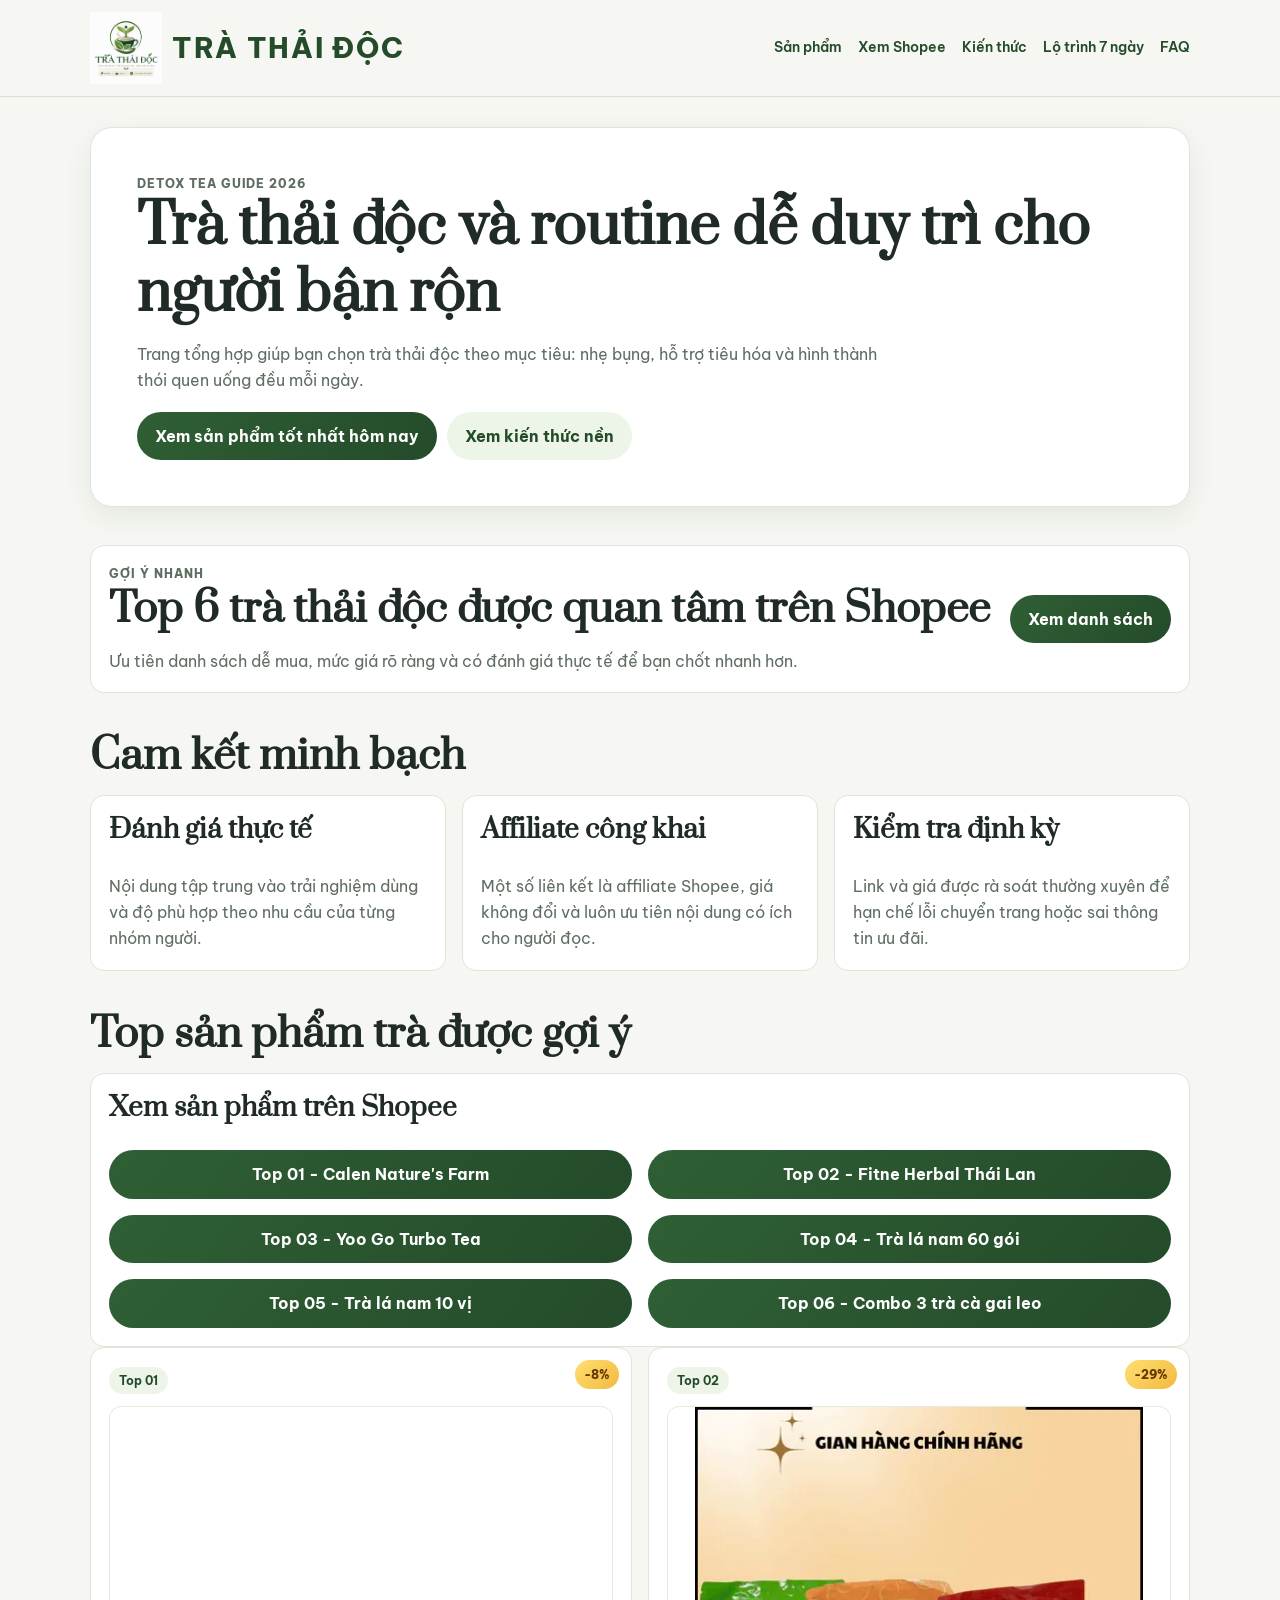
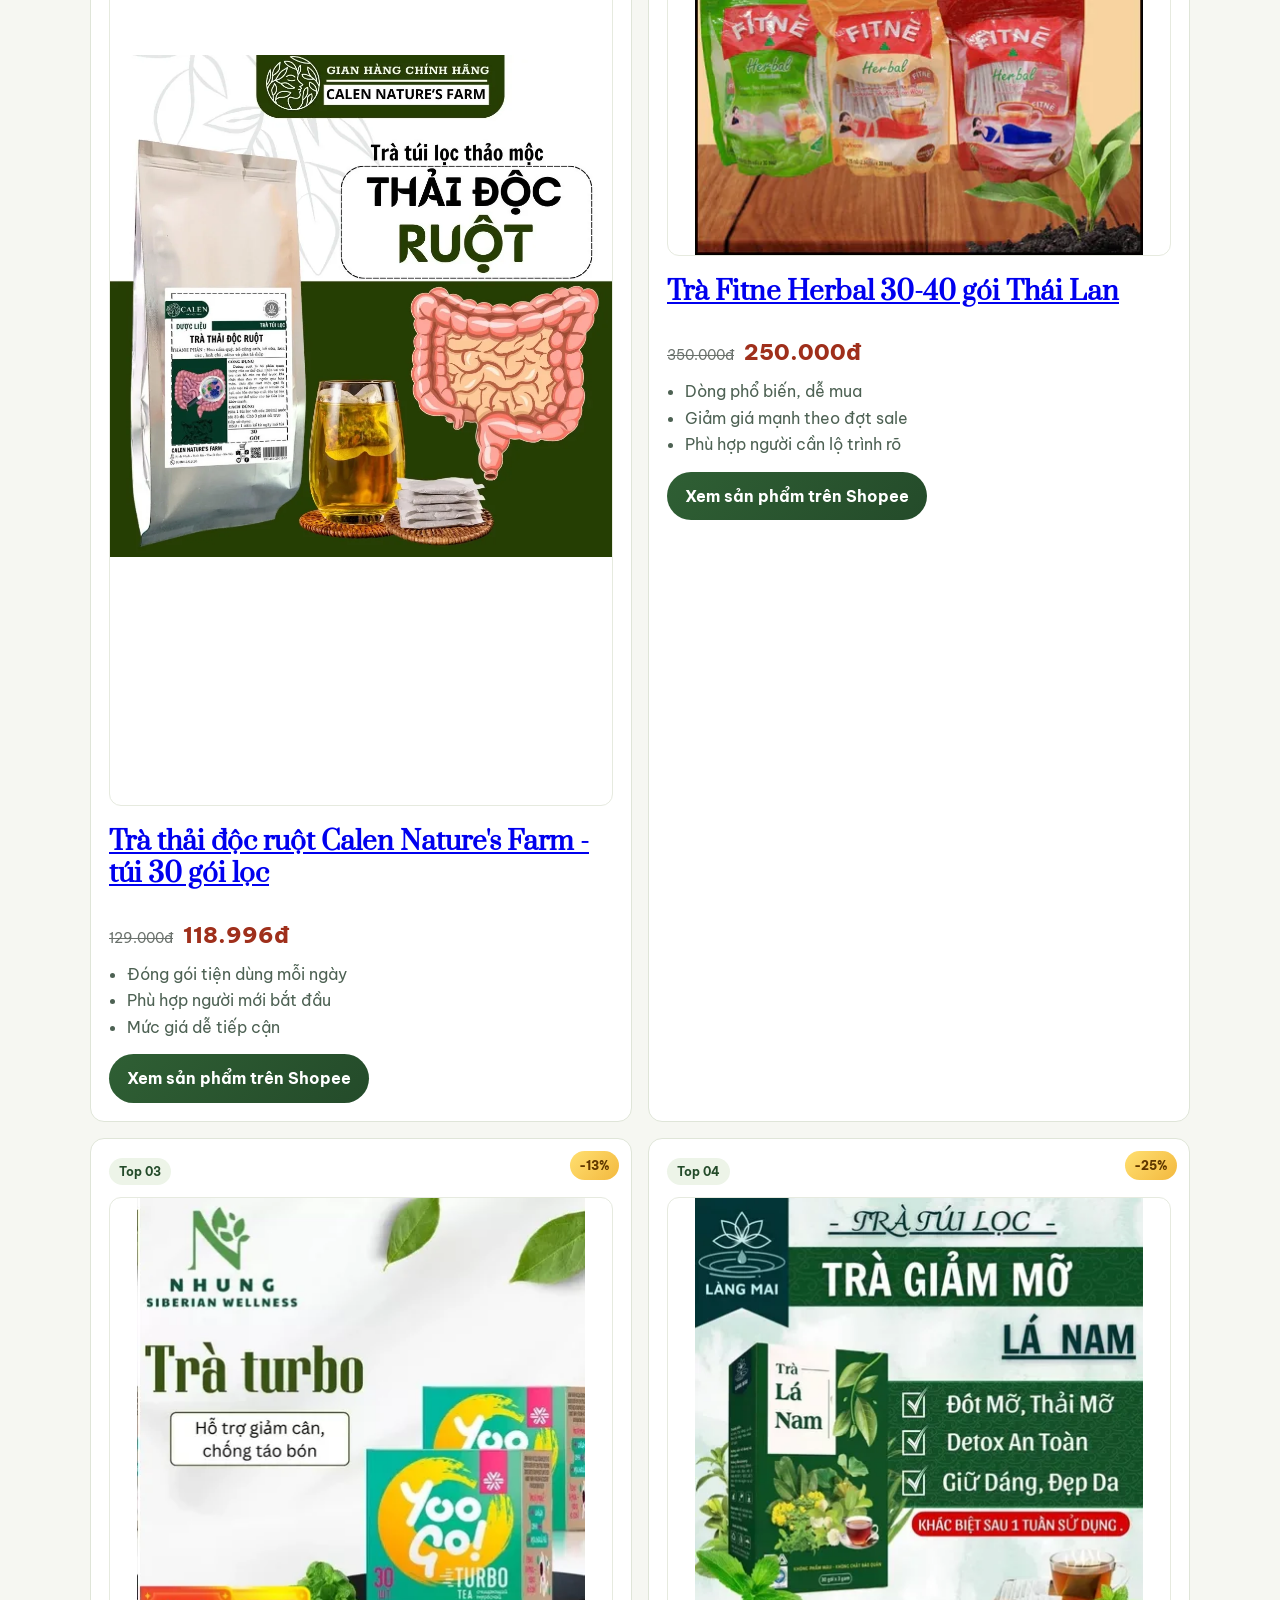
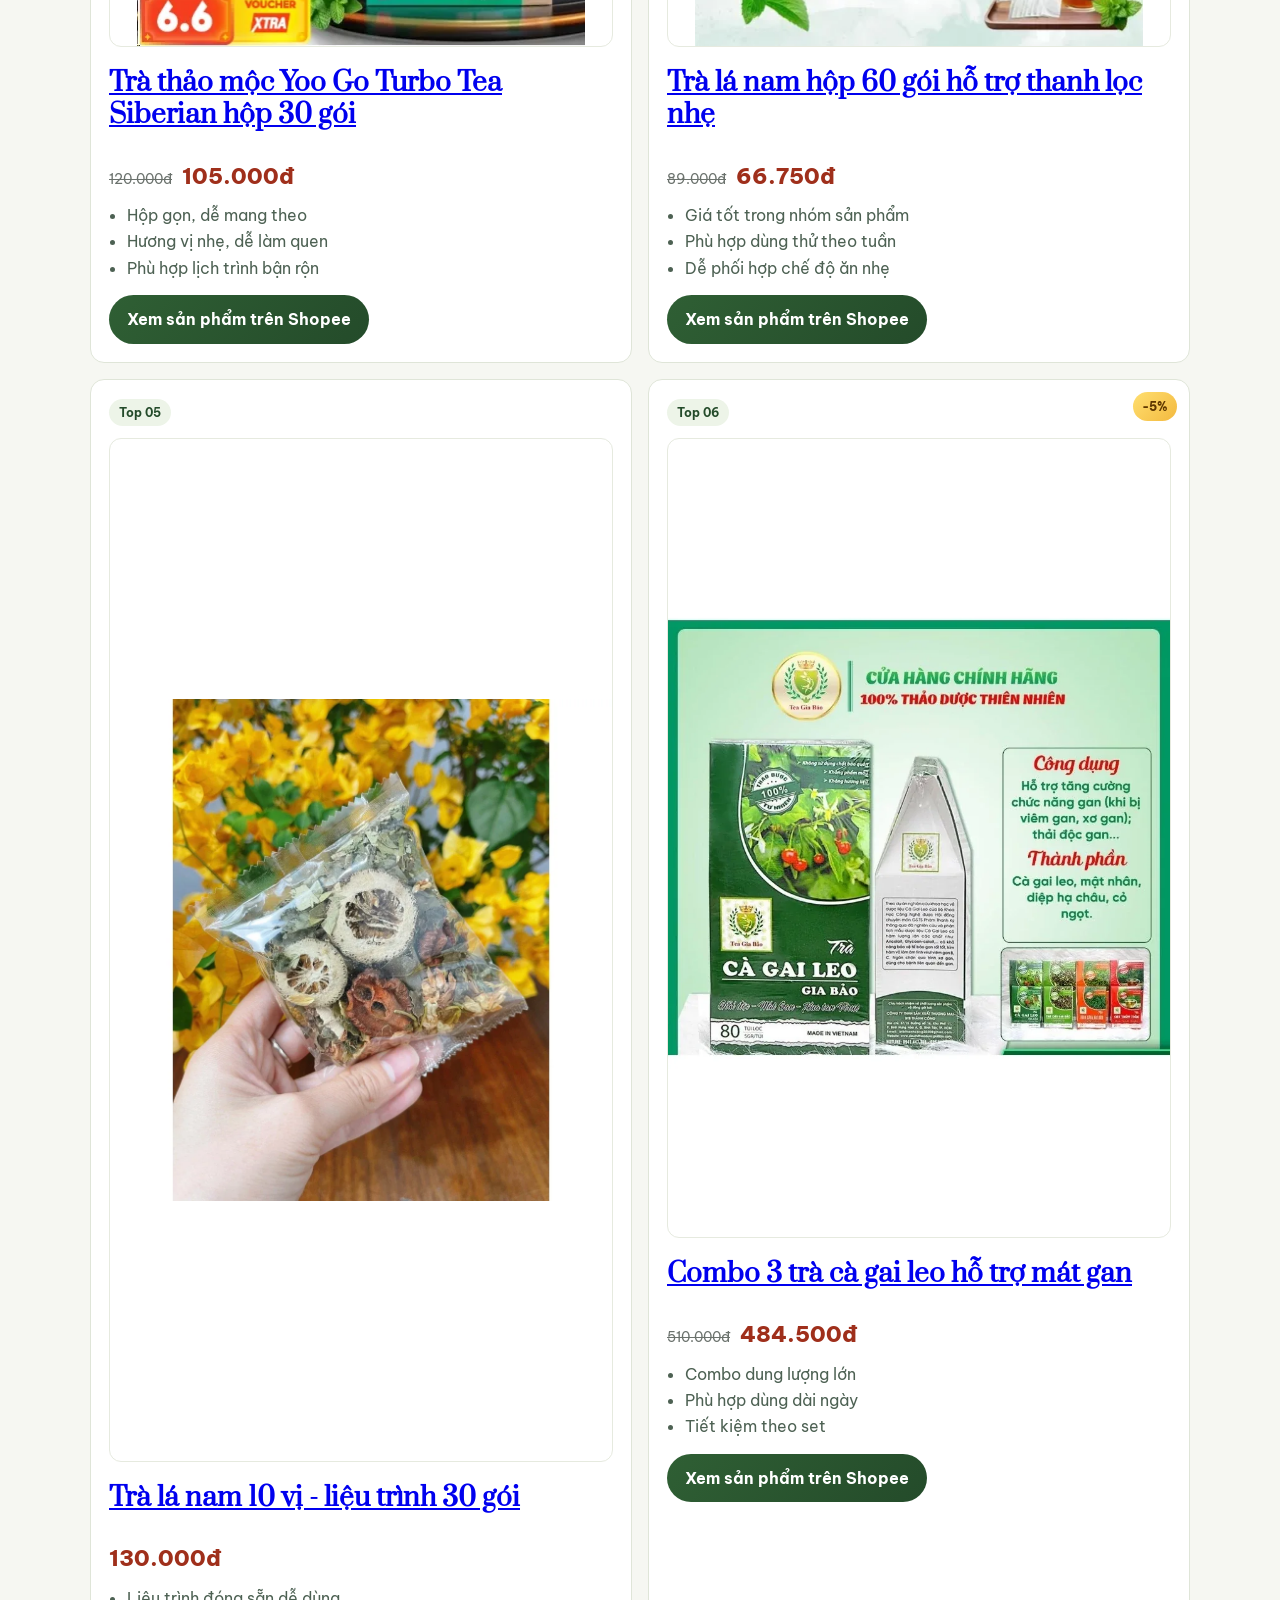
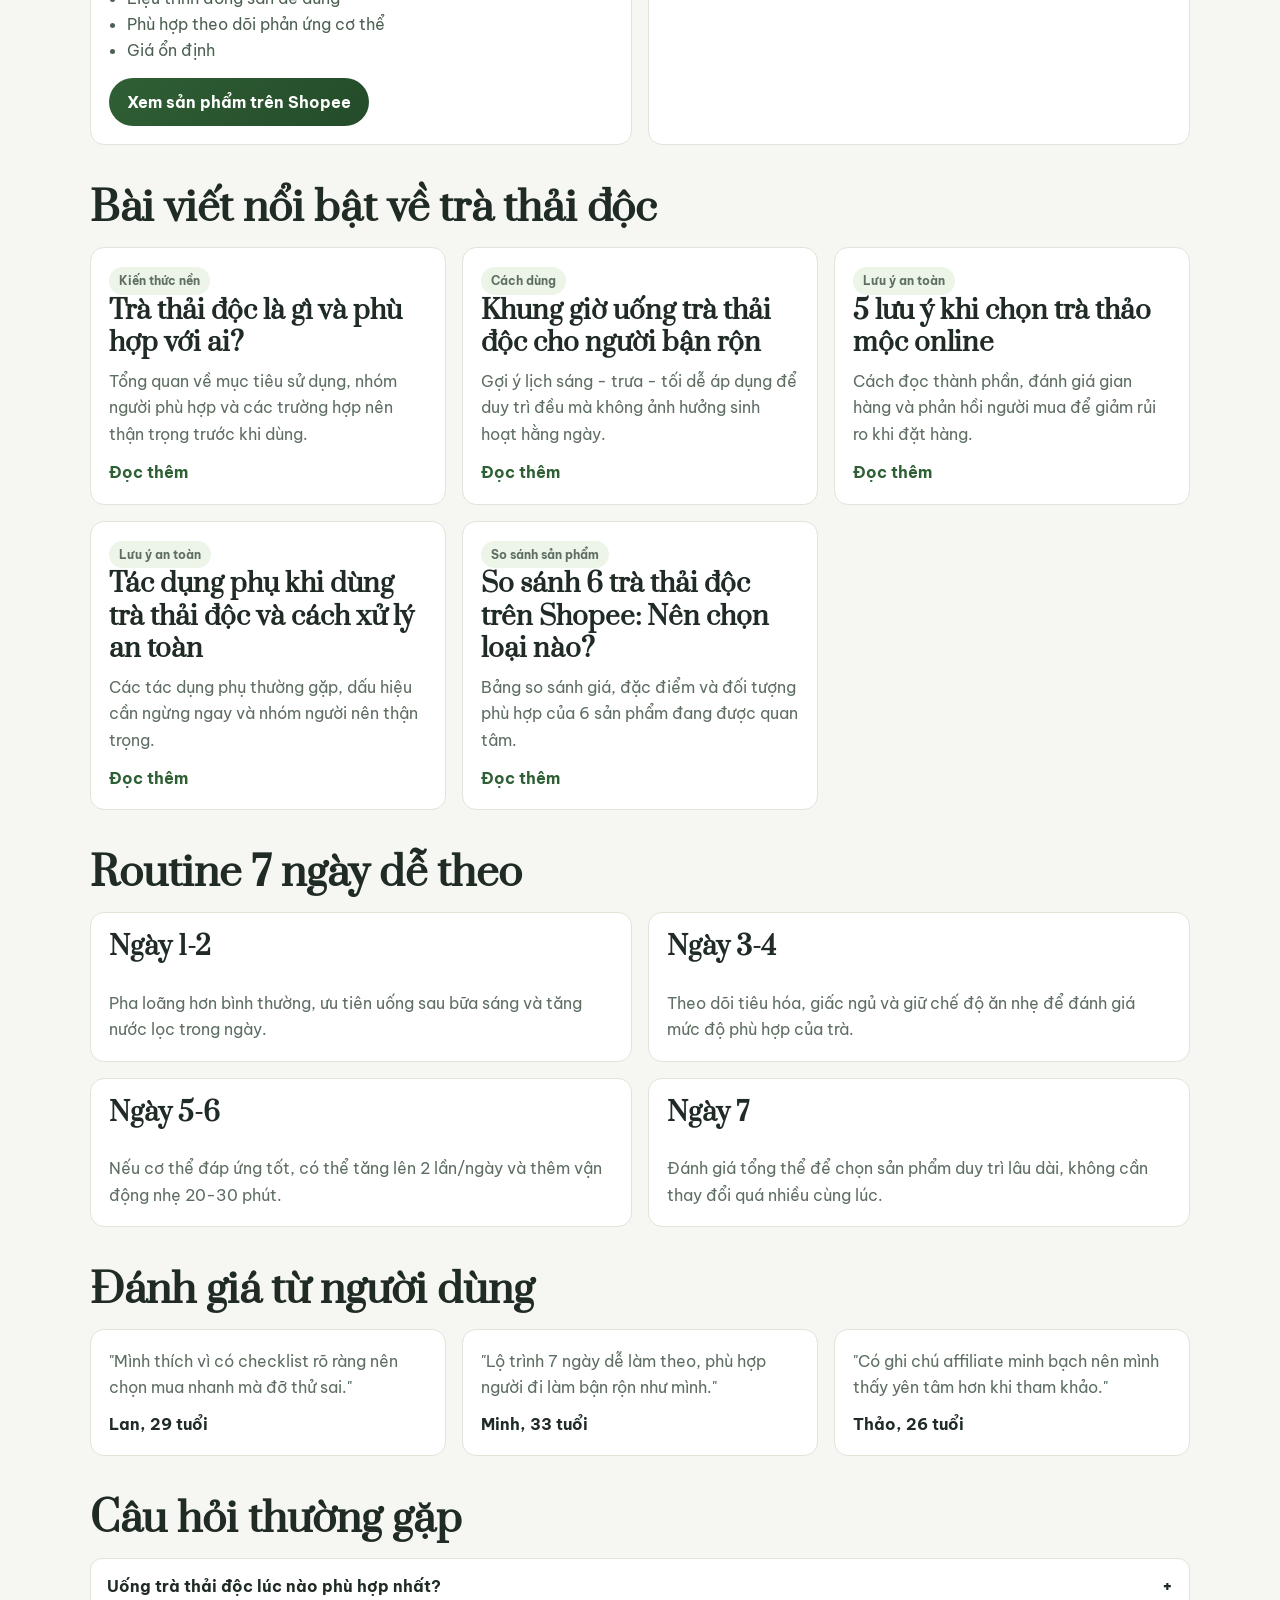
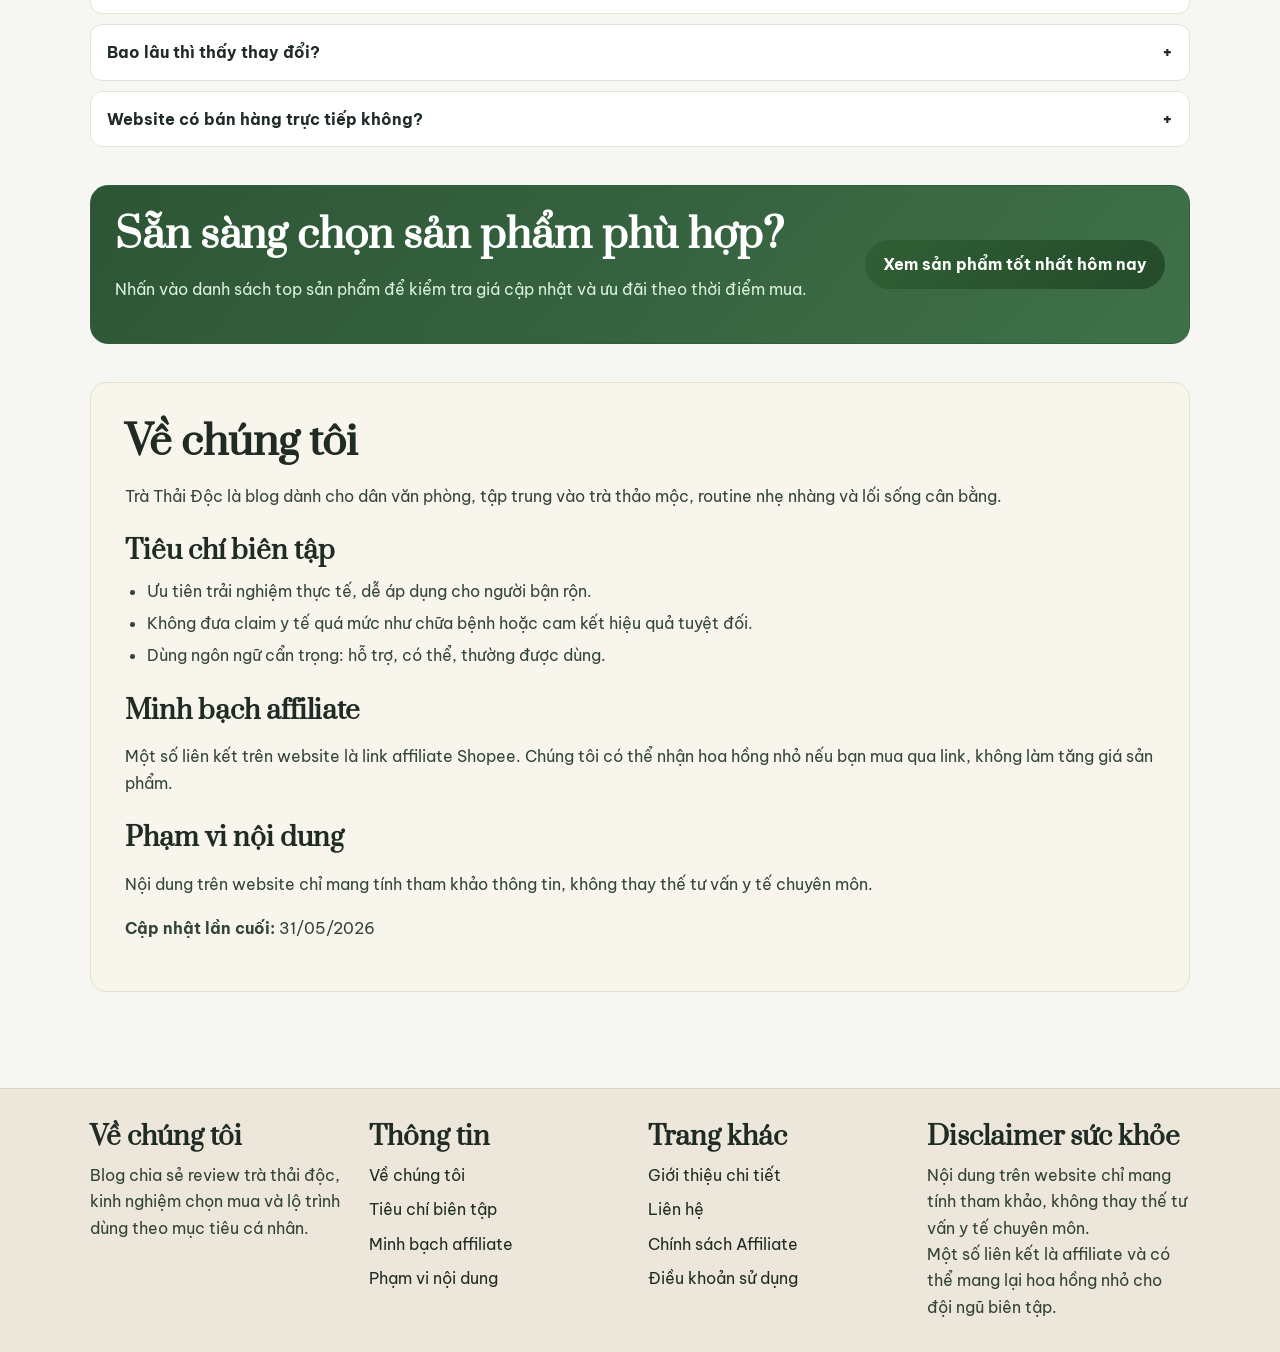
<file: index.html>
<!doctype html>
<html lang="vi">
<head>
  <!-- Google Tag Manager -->
  <script>(function(w,d,s,l,i){w[l]=w[l]||[];w[l].push({'gtm.start':new Date().getTime(),event:'gtm.js'});var f=d.getElementsByTagName(s)[0],j=d.createElement(s),dl=l!='dataLayer'?'&l='+l:'';j.async=true;j.src='https://www.googletagmanager.com/gtm.js?id='+i+dl;f.parentNode.insertBefore(j,f);})(window,document,'script','dataLayer','GTM-MW246P32');</script>
  <!-- End Google Tag Manager -->
  <!-- Google tag (gtag.js) -->
  <script async src="https://www.googletagmanager.com/gtag/js?id=G-WYJTXB1CFN"></script>
  <script>
    window.dataLayer = window.dataLayer || [];
    function gtag(){dataLayer.push(arguments);}
    gtag('js', new Date());
    gtag('config', 'G-WYJTXB1CFN');
  </script>
  <meta charset="UTF-8">
  <meta name="viewport" content="width=device-width, initial-scale=1.0">
  <title>Trà Thải Độc 2026 | Review & Top Sản Phẩm Shopee</title>
  <meta name="description" content="Website tổng hợp review trà thải độc, kiến thức sử dụng an toàn và gợi ý sản phẩm theo ngân sách. Có minh bạch Affiliate Shopee.">
  <link rel="canonical" href="https://trathaidoc.shop/">
  <meta property="og:title" content="Trà Thải Độc | Review và kiến thức dùng trà an toàn">
  <meta property="og:description" content="Khám phá top trà thải độc, checklist chọn mua và bài viết kiến thức dễ áp dụng cho người mới.">
  <meta property="og:type" content="website">
  <meta property="og:url" content="https://trathaidoc.shop/">
  <meta property="og:site_name" content="Trà Thải Độc">
  <meta property="og:image" content="https://trathaidoc.shop/assets/og/og-image.jpg">
  <meta property="og:image:width" content="1200">
  <meta property="og:image:height" content="630">
  <meta name="twitter:card" content="summary_large_image">
  <meta name="twitter:title" content="Trà Thải Độc | Review và kiến thức dùng trà an toàn">
  <meta name="twitter:description" content="Khám phá top trà thải độc, checklist chọn mua và bài viết kiến thức dễ áp dụng cho người mới.">
  <meta name="twitter:image" content="https://trathaidoc.shop/assets/og/og-image.jpg">
  <meta name="theme-color" content="#31573a">
  <link rel="preconnect" href="https://fonts.googleapis.com">
  <link rel="preconnect" href="https://fonts.gstatic.com" crossorigin>
  <link href="https://fonts.googleapis.com/css2?family=Be+Vietnam+Pro:wght@400;600;700;800&family=Prata&display=swap" rel="stylesheet">
  <link rel="stylesheet" href="./styles.css?v=20260805">
  <script type="application/ld+json">
  {
    "@context": "https://schema.org",
    "@type": "Organization",
    "name": "Trà Thải Độc",
    "url": "https://trathaidoc.shop/",
    "logo": "https://trathaidoc.shop/assets/logo/tra-thai-doc-logo.png"
  }
  </script>
  <script type="application/ld+json">
  {
    "@context": "https://schema.org",
    "@type": "FAQPage",
    "mainEntity": [
      {
        "@type": "Question",
        "name": "Uống trà thải độc lúc nào phù hợp nhất?",
        "acceptedAnswer": {"@type": "Answer", "text": "Nên dùng sau bữa sáng hoặc sau bữa tối 1-2 giờ. Tránh dùng quá muộn nếu bạn nhạy với thành phần thảo mộc."}
      },
      {
        "@type": "Question",
        "name": "Bao lâu thì thấy thay đổi?",
        "acceptedAnswer": {"@type": "Answer", "text": "Thường từ 5-14 ngày tùy cơ địa, chế độ ăn và mức độ duy trì đều đặn mỗi ngày."}
      },
      {
        "@type": "Question",
        "name": "Website có bán hàng trực tiếp không?",
        "acceptedAnswer": {"@type": "Answer", "text": "Không. Đây là website tổng hợp và dẫn link sang Shopee để bạn mua trực tiếp từ gian hàng."}
      }
    ]
  }
  </script>
  <script type="application/ld+json">
  {
    "@context": "https://schema.org",
    "@type": "ItemList",
    "name": "Top sản phẩm trà thải độc",
    "itemListElement": [
      {"@type": "ListItem", "position": 1, "name": "Trà thải độc ruột Calen Nature's Farm"},
      {"@type": "ListItem", "position": 2, "name": "Trà Fitne Herbal 30-40 gói Thái Lan"},
      {"@type": "ListItem", "position": 3, "name": "Trà thảo mộc Yoo Go Turbo Tea Siberian hộp 30 gói"},
      {"@type": "ListItem", "position": 4, "name": "Trà lá nam hộp 60 gói hỗ trợ thanh lọc nhẹ"},
      {"@type": "ListItem", "position": 5, "name": "Trà lá nam 10 vị - liệu trình 30 gói"},
      {"@type": "ListItem", "position": 6, "name": "Combo 3 trà cà gai leo hỗ trợ mát gan"}
    ]
  }
  </script>
  <script type="application/ld+json">
  {
    "@context": "https://schema.org",
    "@type": "WebSite",
    "name": "Trà Thải Độc",
    "url": "https://trathaidoc.shop/",
    "inLanguage": "vi",
    "potentialAction": {
      "@type": "SearchAction",
      "target": {
        "@type": "EntryPoint",
        "urlTemplate": "https://trathaidoc.shop/?s={search_term_string}"
      },
      "query-input": "required name=search_term_string"
    }
  }
  </script>
</head>
<body>
  <!-- Google Tag Manager (noscript) -->
  <noscript><iframe src="https://www.googletagmanager.com/ns.html?id=GTM-MW246P32" height="0" width="0" style="display:none;visibility:hidden"></iframe></noscript>
  <!-- End Google Tag Manager (noscript) -->
  <header class="site-header">
    <div class="container nav">
      <a class="brand" href="./index.html" aria-label="Trà Thải Độc">
        <img src="./assets/logo/tra-thai-doc-logo.png" alt="Logo Trà Thải Độc" width="72" height="72" loading="eager">
        <span class="brand-title">TRÀ THẢI ĐỘC</span>
      </a>
      <button class="menu-toggle" type="button" aria-expanded="false" aria-controls="mobile-menu" aria-label="Mở menu điều hướng">
        <span></span>
        <span></span>
        <span></span>
      </button>
      <nav class="menu" aria-label="Điều hướng chính">
        <a href="#san-pham">Sản phẩm</a>
        <a href="#xem-shopee">Xem Shopee</a>
        <a href="#kien-thuc">Kiến thức</a>
        <a href="#lo-trinh">Lộ trình 7 ngày</a>
        <a href="#faq">FAQ</a>
      </nav>
    </div>
    <nav class="mobile-menu container" id="mobile-menu" aria-label="Điều hướng di động">
      <a href="#san-pham">Sản phẩm</a>
      <a href="#xem-shopee">Xem Shopee</a>
      <a href="#kien-thuc">Kiến thức</a>
      <a href="#lo-trinh">Lộ trình 7 ngày</a>
      <a href="#faq">FAQ</a>
    </nav>
    <div class="menu-backdrop" aria-hidden="true"></div>
  </header>

  <main class="container" id="top">
    <section class="hero hero-banner">
      <p class="hero-kicker">Detox Tea Guide 2026</p>
      <h1>Trà thải độc và routine dễ duy trì cho người bận rộn</h1>
      <p>Trang tổng hợp giúp bạn chọn trà thải độc theo mục tiêu: nhẹ bụng, hỗ trợ tiêu hóa và hình thành thói quen uống đều mỗi ngày.</p>
      <div class="hero-actions">
        <a class="btn btn-primary" data-cta-slot="hero-primary" href="#san-pham">Khám phá top sản phẩm</a>
        <a class="btn btn-secondary" href="./kien-thuc.html">Xem kiến thức nền</a>
      </div>
    </section>

    <section class="section">
      <div class="mini-banner card">
        <div>
          <p class="mini-kicker">Gợi ý nhanh</p>
          <h2>Top 6 trà thải độc được quan tâm trên Shopee</h2>
          <p>Ưu tiên danh sách dễ mua, mức giá rõ ràng và có đánh giá thực tế để bạn chốt nhanh hơn.</p>
        </div>
        <a class="btn btn-primary" href="#san-pham">Xem danh sách</a>
      </div>
    </section>

    <section class="section" id="checklist">
      <h2>Cam kết minh bạch</h2>
      <div class="grid grid-3">
        <article class="card trust-card">
          <h3>Đánh giá thực tế</h3>
          <p>Nội dung tập trung vào trải nghiệm dùng và độ phù hợp theo nhu cầu của từng nhóm người.</p>
        </article>
        <article class="card trust-card">
          <h3>Affiliate công khai</h3>
          <p>Một số liên kết là affiliate Shopee, giá không đổi và luôn ưu tiên nội dung có ích cho người đọc.</p>
        </article>
        <article class="card trust-card">
          <h3>Kiểm tra định kỳ</h3>
          <p>Link và giá được rà soát thường xuyên để hạn chế lỗi chuyển trang hoặc sai thông tin ưu đãi.</p>
        </article>
      </div>
    </section>

    <section class="section" id="san-pham">
      <h2>Top sản phẩm trà được gợi ý</h2>
      <div class="card" id="xem-shopee">
        <h3>Xem sản phẩm trên Shopee</h3>
        <div class="grid grid-2">
          <a class="btn btn-primary affiliate-link" data-product="calen-natures-farm-list" href="https://s.shopee.vn/6VL7g3Pxih" target="_blank" rel="noopener noreferrer sponsored nofollow">Top 01 - Calen Nature's Farm</a>
          <a class="btn btn-primary affiliate-link" data-product="fitne-thai-list" href="https://s.shopee.vn/40dmhj6L3v" target="_blank" rel="noopener noreferrer sponsored nofollow">Top 02 - Fitne Herbal Thái Lan</a>
          <a class="btn btn-primary affiliate-link" data-product="yoo-go-turbo-list" href="https://s.shopee.vn/50WJtxSJGg" target="_blank" rel="noopener noreferrer sponsored nofollow">Top 03 - Yoo Go Turbo Tea</a>
          <a class="btn btn-primary affiliate-link" data-product="la-nam-60-goi-list" href="https://s.shopee.vn/9UyjGgqfHc" target="_blank" rel="noopener noreferrer sponsored nofollow">Top 04 - Trà lá nam 60 gói</a>
          <a class="btn btn-primary affiliate-link" data-product="la-nam-10-vi-list" href="https://s.shopee.vn/110B9PN46F" target="_blank" rel="noopener noreferrer sponsored nofollow">Top 05 - Trà lá nam 10 vị</a>
          <a class="btn btn-primary affiliate-link" data-product="combo-ca-gai-leo-list" href="https://s.shopee.vn/2qRpL5Hxzc" target="_blank" rel="noopener noreferrer sponsored nofollow">Top 06 - Combo 3 trà cà gai leo</a>
        </div>
      </div>
      <div class="grid grid-2 product-grid">
        <article class="card product">
          <span class="tag">Top 01</span>
          <img class="product-image" src="./assets/products/01.webp" alt="Trà thải độc ruột Calen Nature's Farm" width="1000" height="1000" loading="lazy">
          <h3><a href="https://s.shopee.vn/6VL7g3Pxih" target="_blank" rel="noopener noreferrer sponsored nofollow">Trà thải độc ruột Calen Nature's Farm - túi 30 gói lọc</a></h3>
          <p class="price-row"><span class="old-price">129.000đ</span><span class="new-price">118.996đ</span></p>
          <ul>
            <li>Đóng gói tiện dùng mỗi ngày</li>
            <li>Phù hợp người mới bắt đầu</li>
            <li>Mức giá dễ tiếp cận</li>
          </ul>
          <a class="btn btn-primary affiliate-link" data-product="calen-natures-farm" href="https://s.shopee.vn/6VL7g3Pxih" target="_blank" rel="noopener noreferrer sponsored nofollow">Xem sản phẩm trên Shopee</a>
        </article>

        <article class="card product">
          <span class="tag">Top 02</span>
          <img class="product-image" src="./assets/products/02.webp" alt="Trà Fitne Herbal Thái Lan" width="450" height="450" loading="lazy">
          <h3><a href="https://s.shopee.vn/40dmhj6L3v" target="_blank" rel="noopener noreferrer sponsored nofollow">Trà Fitne Herbal 30-40 gói Thái Lan</a></h3>
          <p class="price-row"><span class="old-price">350.000đ</span><span class="new-price">250.000đ</span></p>
          <ul>
            <li>Dòng phổ biến, dễ mua</li>
            <li>Giảm giá mạnh theo đợt sale</li>
            <li>Phù hợp người cần lộ trình rõ</li>
          </ul>
          <a class="btn btn-primary affiliate-link" data-product="fitne-thai" href="https://s.shopee.vn/40dmhj6L3v" target="_blank" rel="noopener noreferrer sponsored nofollow">Xem sản phẩm trên Shopee</a>
        </article>

        <article class="card product">
          <span class="tag">Top 03</span>
          <img class="product-image" src="./assets/products/03.webp?v=20260805" alt="Trà thảo mộc Yoo Go Turbo Tea Siberian" width="450" height="450" loading="lazy">
          <h3><a href="https://s.shopee.vn/50WJtxSJGg" target="_blank" rel="noopener noreferrer sponsored nofollow">Trà thảo mộc Yoo Go Turbo Tea Siberian hộp 30 gói</a></h3>
          <p class="price-row"><span class="old-price">120.000đ</span><span class="new-price">105.000đ</span></p>
          <ul>
            <li>Hộp gọn, dễ mang theo</li>
            <li>Hương vị nhẹ, dễ làm quen</li>
            <li>Phù hợp lịch trình bận rộn</li>
          </ul>
          <a class="btn btn-primary affiliate-link" data-product="yoo-go-turbo" href="https://s.shopee.vn/50WJtxSJGg" target="_blank" rel="noopener noreferrer sponsored nofollow">Xem sản phẩm trên Shopee</a>
        </article>

        <article class="card product">
          <span class="tag">Top 04</span>
          <img class="product-image" src="./assets/products/04.webp" alt="Trà giảm mỡ lá nam" width="450" height="450" loading="lazy">
          <h3><a href="https://s.shopee.vn/9UyjGgqfHc" target="_blank" rel="noopener noreferrer sponsored nofollow">Trà lá nam hộp 60 gói hỗ trợ thanh lọc nhẹ</a></h3>
          <p class="price-row"><span class="old-price">89.000đ</span><span class="new-price">66.750đ</span></p>
          <ul>
            <li>Giá tốt trong nhóm sản phẩm</li>
            <li>Phù hợp dùng thử theo tuần</li>
            <li>Dễ phối hợp chế độ ăn nhẹ</li>
          </ul>
          <a class="btn btn-primary affiliate-link" data-product="la-nam-60-goi" href="https://s.shopee.vn/9UyjGgqfHc" target="_blank" rel="noopener noreferrer sponsored nofollow">Xem sản phẩm trên Shopee</a>
        </article>

        <article class="card product">
          <span class="tag">Top 05</span>
          <img class="product-image" src="./assets/products/05.webp" alt="Trà lá nam 10 vị" width="1024" height="1024" loading="lazy">
          <h3><a href="https://s.shopee.vn/110B9PN46F" target="_blank" rel="noopener noreferrer sponsored nofollow">Trà lá nam 10 vị - liệu trình 30 gói</a></h3>
          <p class="price-row"><span class="old-price">130.000đ</span><span class="new-price">130.000đ</span></p>
          <ul>
            <li>Liệu trình đóng sẵn dễ dùng</li>
            <li>Phù hợp theo dõi phản ứng cơ thể</li>
            <li>Giá ổn định</li>
          </ul>
          <a class="btn btn-primary affiliate-link" data-product="la-nam-10-vi" href="https://s.shopee.vn/110B9PN46F" target="_blank" rel="noopener noreferrer sponsored nofollow">Xem sản phẩm trên Shopee</a>
        </article>

        <article class="card product">
          <span class="tag">Top 06</span>
          <img class="product-image" src="./assets/products/06.webp" alt="Combo 3 trà cà gai leo" width="800" height="800" loading="lazy">
          <h3><a href="https://s.shopee.vn/2qRpL5Hxzc" target="_blank" rel="noopener noreferrer sponsored nofollow">Combo 3 trà cà gai leo hỗ trợ mát gan</a></h3>
          <p class="price-row"><span class="old-price">510.000đ</span><span class="new-price">484.500đ</span></p>
          <ul>
            <li>Combo dung lượng lớn</li>
            <li>Phù hợp dùng dài ngày</li>
            <li>Tiết kiệm theo set</li>
          </ul>
          <a class="btn btn-primary affiliate-link" data-product="combo-ca-gai-leo" href="https://s.shopee.vn/2qRpL5Hxzc" target="_blank" rel="noopener noreferrer sponsored nofollow">Xem sản phẩm trên Shopee</a>
        </article>
      </div>
    </section>

    <section class="section" id="kien-thuc">
      <h2>Bài viết nổi bật về trà thải độc</h2>
      <div class="grid grid-3">
        <article class="card knowledge-card">
          <p class="chip">Kiến thức nền</p>
          <h3><a href="./bai-viet-tra-thai-doc-la-gi.html">Trà thải độc là gì và phù hợp với ai?</a></h3>
          <p>Tổng quan về mục tiêu sử dụng, nhóm người phù hợp và các trường hợp nên thận trọng trước khi dùng.</p>
          <a class="read-more" href="./bai-viet-tra-thai-doc-la-gi.html">Đọc thêm</a>
        </article>
        <article class="card knowledge-card">
          <p class="chip">Cách dùng</p>
          <h3><a href="./bai-viet-khung-gio-uong-tra.html">Khung giờ uống trà thải độc cho người bận rộn</a></h3>
          <p>Gợi ý lịch sáng - trưa - tối dễ áp dụng để duy trì đều mà không ảnh hưởng sinh hoạt hằng ngày.</p>
          <a class="read-more" href="./bai-viet-khung-gio-uong-tra.html">Đọc thêm</a>
        </article>
        <article class="card knowledge-card">
          <p class="chip">Lưu ý an toàn</p>
          <h3><a href="./bai-viet-luu-y-khi-mua-tra.html">5 lưu ý khi chọn trà thảo mộc online</a></h3>
          <p>Cách đọc thành phần, đánh giá gian hàng và phản hồi người mua để giảm rủi ro khi đặt hàng.</p>
          <a class="read-more" href="./bai-viet-luu-y-khi-mua-tra.html">Đọc thêm</a>
        </article>
        <article class="card knowledge-card">
          <p class="chip">Lưu ý an toàn</p>
          <h3><a href="./bai-viet-tac-dung-phu-tra-thai-doc.html">Tác dụng phụ khi dùng trà thải độc và cách xử lý an toàn</a></h3>
          <p>Các tác dụng phụ thường gặp, dấu hiệu cần ngừng ngay và nhóm người nên thận trọng.</p>
          <a class="read-more" href="./bai-viet-tac-dung-phu-tra-thai-doc.html">Đọc thêm</a>
        </article>
        <article class="card knowledge-card">
          <p class="chip">So sánh sản phẩm</p>
          <h3><a href="./bai-viet-so-sanh-tra-thai-doc.html">So sánh 6 trà thải độc trên Shopee: Nên chọn loại nào?</a></h3>
          <p>Bảng so sánh giá, đặc điểm và đối tượng phù hợp của 6 sản phẩm đang được quan tâm.</p>
          <a class="read-more" href="./bai-viet-so-sanh-tra-thai-doc.html">Đọc thêm</a>
        </article>
      </div>
    </section>

    <section class="section" id="lo-trinh">
      <h2>Routine 7 ngày dễ theo</h2>
      <div class="grid grid-2">
        <article class="card"><h3>Ngày 1-2</h3><p>Pha loãng hơn bình thường, ưu tiên uống sau bữa sáng và tăng nước lọc trong ngày.</p></article>
        <article class="card"><h3>Ngày 3-4</h3><p>Theo dõi tiêu hóa, giấc ngủ và giữ chế độ ăn nhẹ để đánh giá mức độ phù hợp của trà.</p></article>
        <article class="card"><h3>Ngày 5-6</h3><p>Nếu cơ thể đáp ứng tốt, có thể tăng lên 2 lần/ngày và thêm vận động nhẹ 20-30 phút.</p></article>
        <article class="card"><h3>Ngày 7</h3><p>Đánh giá tổng thể để chọn sản phẩm duy trì lâu dài, không cần thay đổi quá nhiều cùng lúc.</p></article>
      </div>
    </section>

    <section class="section">
      <h2>Đánh giá từ người dùng</h2>
      <div class="grid grid-3">
        <article class="card quote-card"><p>"Mình thích vì có checklist rõ ràng nên chọn mua nhanh mà đỡ thử sai."</p><strong>Lan, 29 tuổi</strong></article>
        <article class="card quote-card"><p>"Lộ trình 7 ngày dễ làm theo, phù hợp người đi làm bận rộn như mình."</p><strong>Minh, 33 tuổi</strong></article>
        <article class="card quote-card"><p>"Có ghi chú affiliate minh bạch nên mình thấy yên tâm hơn khi tham khảo."</p><strong>Thảo, 26 tuổi</strong></article>
      </div>
    </section>

    <section class="section faq" id="faq">
      <h2>Câu hỏi thường gặp</h2>
      <div class="faq-list">
        <article class="faq-item"><button class="faq-question" type="button" aria-expanded="false">Uống trà thải độc lúc nào phù hợp nhất?</button><div class="faq-answer"><p>Nên dùng sau bữa sáng hoặc sau bữa tối 1-2 giờ. Tránh dùng quá muộn nếu bạn nhạy với thành phần thảo mộc.</p></div></article>
        <article class="faq-item"><button class="faq-question" type="button" aria-expanded="false">Bao lâu thì thấy thay đổi?</button><div class="faq-answer"><p>Thường từ 5-14 ngày tùy cơ địa, chế độ ăn và mức độ duy trì đều đặn mỗi ngày.</p></div></article>
        <article class="faq-item"><button class="faq-question" type="button" aria-expanded="false">Website có bán hàng trực tiếp không?</button><div class="faq-answer"><p>Không. Đây là website tổng hợp và dẫn link sang Shopee để bạn mua trực tiếp từ gian hàng.</p></div></article>
      </div>
    </section>

    <section class="section cta-wrap">
      <div>
        <h2>Sẵn sàng chọn sản phẩm phù hợp?</h2>
        <p>Nhấn vào danh sách top sản phẩm để kiểm tra giá cập nhật và ưu đãi theo thời điểm mua.</p>
      </div>
      <a class="btn btn-primary" data-cta-slot="bottom-primary" href="#san-pham">Xem sản phẩm ngay</a>
    </section>

    <section class="section about-editorial" id="ve-chung-toi">
      <h2>Về chúng tôi</h2>
      <p>Trà Thải Độc là blog dành cho dân văn phòng, tập trung vào trà thảo mộc, routine nhẹ nhàng và lối sống cân bằng.</p>

      <h3 id="tieu-chi-bien-tap">Tiêu chí biên tập</h3>
      <ul>
        <li>Ưu tiên trải nghiệm thực tế, dễ áp dụng cho người bận rộn.</li>
        <li>Không đưa claim y tế quá mức như chữa bệnh hoặc cam kết hiệu quả tuyệt đối.</li>
        <li>Dùng ngôn ngữ cẩn trọng: hỗ trợ, có thể, thường được dùng.</li>
      </ul>

      <h3 id="minh-bach-affiliate">Minh bạch affiliate</h3>
      <p>Một số liên kết trên website là link affiliate Shopee. Chúng tôi có thể nhận hoa hồng nhỏ nếu bạn mua qua link, không làm tăng giá sản phẩm.</p>

      <h3 id="pham-vi-noi-dung">Phạm vi nội dung</h3>
      <p>Nội dung trên website chỉ mang tính tham khảo thông tin, không thay thế tư vấn y tế chuyên môn.</p>

      <p class="last-updated"><strong>Cập nhật lần cuối:</strong> 31/05/2026</p>
    </section>
  </main>

  <footer class="site-footer">
    <div class="container grid grid-4">
      <div>
        <h3>Về chúng tôi</h3>
        <p>Blog chia sẻ review trà thải độc, kinh nghiệm chọn mua và lộ trình dùng theo mục tiêu cá nhân.</p>
      </div>
      <div>
        <h3>Thông tin</h3>
        <ul class="footer-links">
          <li><a href="#ve-chung-toi">Về chúng tôi</a></li>
          <li><a href="#tieu-chi-bien-tap">Tiêu chí biên tập</a></li>
          <li><a href="#minh-bach-affiliate">Minh bạch affiliate</a></li>
          <li><a href="#pham-vi-noi-dung">Phạm vi nội dung</a></li>
        </ul>
      </div>
      <div>
        <h3>Trang khác</h3>
        <ul class="footer-links">
          <li><a href="./ve-chung-toi.html">Giới thiệu chi tiết</a></li>
          <li><a href="./lien-he.html">Liên hệ</a></li>
          <li><a href="./chinh-sach-affiliate.html">Chính sách Affiliate</a></li>
          <li><a href="./dieu-khoan-su-dung.html">Điều khoản sử dụng</a></li>
        </ul>
      </div>
      <div>
        <h3>Disclaimer sức khỏe</h3>
        <p>Nội dung trên website chỉ mang tính tham khảo, không thay thế tư vấn y tế chuyên môn.</p>
        <p>Một số liên kết là affiliate và có thể mang lại hoa hồng nhỏ cho đội ngũ biên tập.</p>
      </div>
    </div>
  </footer>

  <div class="mobile-buy-bar">
    <a href="#san-pham" class="mobile-buy-btn">Xem sản phẩm và mua trên Shopee</a>
  </div>

  <script src="./script.js?v=20260805"></script>
</body>
</html>
</file>
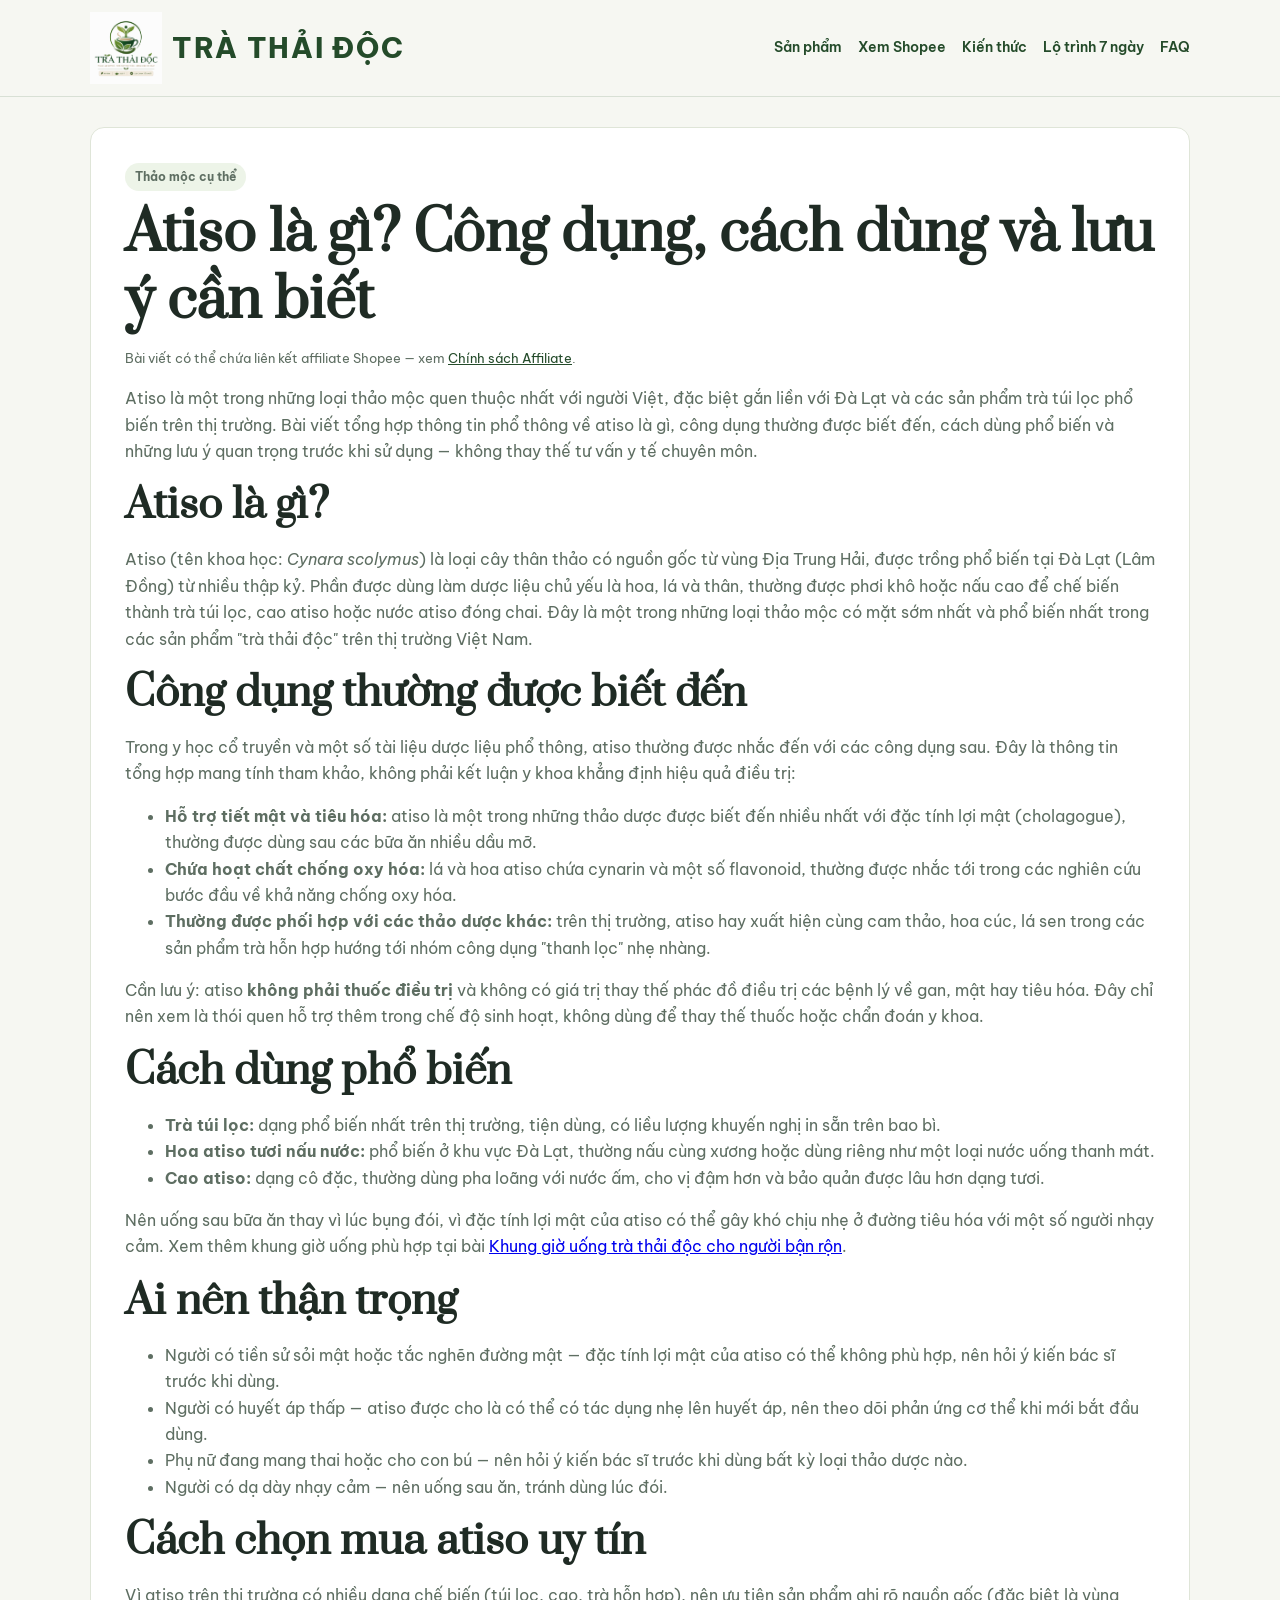
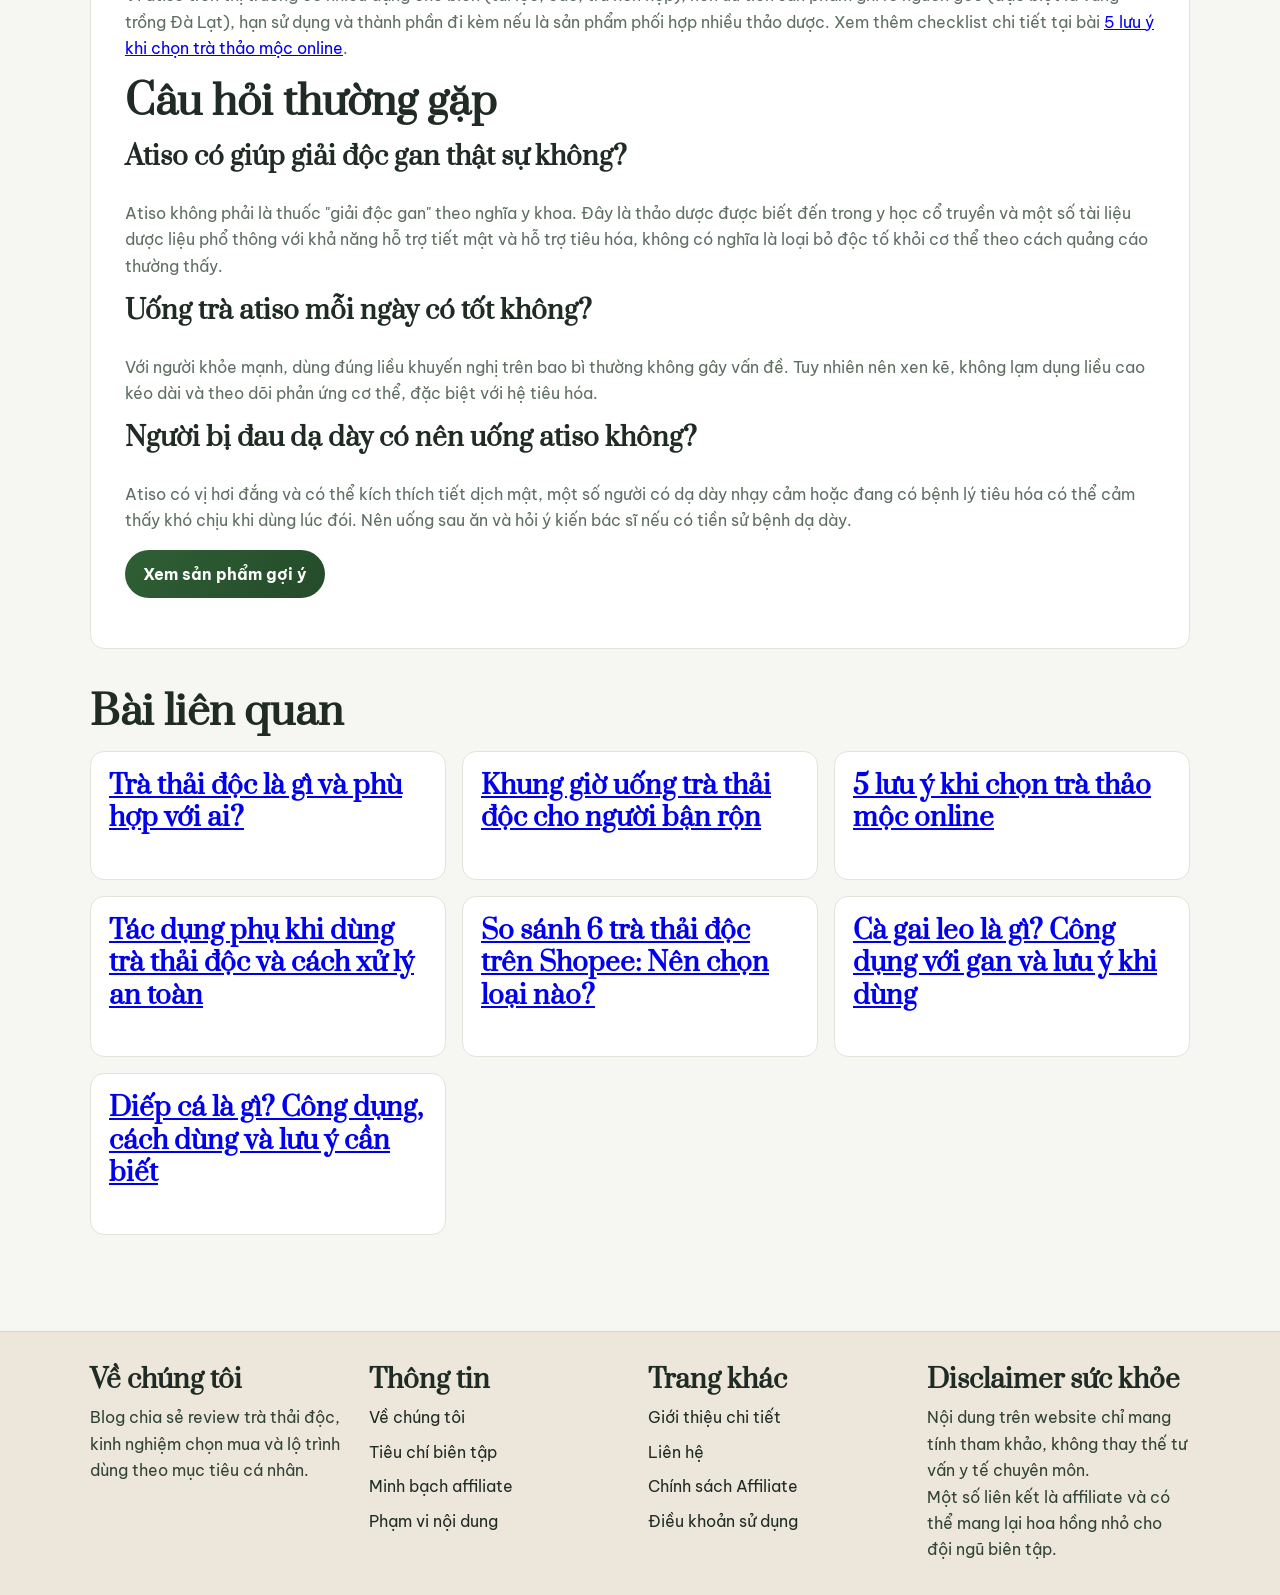
<file: bai-viet-atiso.html>
<!doctype html><html lang="vi"><head>
  <!-- Google Tag Manager -->
  <script>(function(w,d,s,l,i){w[l]=w[l]||[];w[l].push({'gtm.start':new Date().getTime(),event:'gtm.js'});var f=d.getElementsByTagName(s)[0],j=d.createElement(s),dl=l!='dataLayer'?'&l='+l:'';j.async=true;j.src='https://www.googletagmanager.com/gtm.js?id='+i+dl;f.parentNode.insertBefore(j,f);})(window,document,'script','dataLayer','GTM-MW246P32');</script>
  <!-- End Google Tag Manager -->
  <!-- Google tag (gtag.js) -->
  <script async src="https://www.googletagmanager.com/gtag/js?id=G-WYJTXB1CFN"></script>
  <script>
    window.dataLayer = window.dataLayer || [];
    function gtag(){dataLayer.push(arguments);}
    gtag('js', new Date());
    gtag('config', 'G-WYJTXB1CFN');
  </script><meta charset="UTF-8"><meta name="viewport" content="width=device-width, initial-scale=1.0"><title>Atiso là gì? Công dụng, cách dùng và lưu ý cần biết</title><meta name="description" content="Tìm hiểu atiso là gì, công dụng thường được biết đến với gan và tiêu hóa, cách dùng phổ biến và những lưu ý quan trọng trước khi sử dụng."><link rel="canonical" href="https://trathaidoc.shop/bai-viet-atiso.html"><meta property="og:title" content="Atiso là gì? Công dụng, cách dùng và lưu ý cần biết"><meta property="og:description" content="Tìm hiểu atiso là gì, công dụng thường được biết đến với gan và tiêu hóa, cách dùng phổ biến và những lưu ý quan trọng trước khi sử dụng."><meta property="og:type" content="article"><meta property="og:url" content="https://trathaidoc.shop/bai-viet-atiso.html"><meta property="og:site_name" content="Trà Thải Độc"><meta property="og:image" content="https://trathaidoc.shop/assets/og/og-image.jpg"><meta property="og:image:width" content="1200"><meta property="og:image:height" content="630"><meta name="twitter:card" content="summary_large_image"><meta name="twitter:image" content="https://trathaidoc.shop/assets/og/og-image.jpg"><meta name="twitter:title" content="Atiso là gì? Công dụng, cách dùng và lưu ý cần biết"><meta name="twitter:description" content="Tìm hiểu atiso là gì, công dụng thường được biết đến với gan và tiêu hóa, cách dùng phổ biến và những lưu ý quan trọng trước khi sử dụng."><link rel="preconnect" href="https://fonts.googleapis.com"><link rel="preconnect" href="https://fonts.gstatic.com" crossorigin><link href="https://fonts.googleapis.com/css2?family=Be+Vietnam+Pro:wght@400;600;700;800&family=Prata&display=swap" rel="stylesheet"><link rel="stylesheet" href="./styles.css?v=20260805"><script type="application/ld+json">{"@context":"https://schema.org","@type":"Article","headline":"Atiso là gì? Công dụng, cách dùng và lưu ý cần biết","author":{"@type":"Person","name":"Nguyễn Hữu Hùng","url":"https://trathaidoc.shop/ve-chung-toi.html"},"publisher":{"@type":"Organization","name":"Trà Thải Độc"},"datePublished":"2026-08-06","dateModified":"2026-08-06","mainEntityOfPage":"https://trathaidoc.shop/bai-viet-atiso.html"}</script><script type="application/ld+json">{"@context":"https://schema.org","@type":"BreadcrumbList","itemListElement":[{"@type":"ListItem","position":1,"name":"Trang chủ","item":"https://trathaidoc.shop/"},{"@type":"ListItem","position":2,"name":"Kiến thức","item":"https://trathaidoc.shop/kien-thuc.html"},{"@type":"ListItem","position":3,"name":"Atiso là gì? Công dụng, cách dùng và lưu ý cần biết","item":"https://trathaidoc.shop/bai-viet-atiso.html"}]}</script><script type="application/ld+json">{"@context":"https://schema.org","@type":"FAQPage","mainEntity":[{"@type":"Question","name":"Atiso có giúp giải độc gan thật sự không?","acceptedAnswer":{"@type":"Answer","text":"Atiso không phải là thuốc \"giải độc gan\" theo nghĩa y khoa. Đây là thảo dược được biết đến trong y học cổ truyền và một số tài liệu dược liệu phổ thông với khả năng hỗ trợ tiết mật và hỗ trợ tiêu hóa, không có nghĩa là loại bỏ độc tố khỏi cơ thể theo cách quảng cáo thường thấy."}},{"@type":"Question","name":"Uống trà atiso mỗi ngày có tốt không?","acceptedAnswer":{"@type":"Answer","text":"Với người khỏe mạnh, dùng đúng liều khuyến nghị trên bao bì thường không gây vấn đề. Tuy nhiên nên xen kẽ, không lạm dụng liều cao kéo dài và theo dõi phản ứng cơ thể, đặc biệt với hệ tiêu hóa."}},{"@type":"Question","name":"Người bị đau dạ dày có nên uống atiso không?","acceptedAnswer":{"@type":"Answer","text":"Atiso có vị hơi đắng và có thể kích thích tiết dịch mật, một số người có dạ dày nhạy cảm hoặc đang có bệnh lý tiêu hóa có thể cảm thấy khó chịu khi dùng lúc đói. Nên uống sau ăn và hỏi ý kiến bác sĩ nếu có tiền sử bệnh dạ dày."}}]}</script></head><body>
  <!-- Google Tag Manager (noscript) -->
  <noscript><iframe src="https://www.googletagmanager.com/ns.html?id=GTM-MW246P32" height="0" width="0" style="display:none;visibility:hidden"></iframe></noscript>
  <!-- End Google Tag Manager (noscript) --><header class="site-header"><div class="container nav"><a class="brand" href="./index.html" aria-label="Trà Thải Độc"><img src="./assets/logo/tra-thai-doc-logo.png" alt="Logo Trà Thải Độc" width="72" height="72" loading="eager"><span class="brand-title">TRÀ THẢI ĐỘC</span></a><button class="menu-toggle" type="button" aria-expanded="false" aria-controls="mobile-menu" aria-label="Mở menu điều hướng"><span></span><span></span><span></span></button><nav class="menu" aria-label="Điều hướng chính"><a href="./index.html#san-pham">Sản phẩm</a><a href="./index.html#xem-shopee">Xem Shopee</a><a href="./kien-thuc.html">Kiến thức</a><a href="./index.html#lo-trinh">Lộ trình 7 ngày</a><a href="./index.html#faq">FAQ</a></nav></div><nav class="mobile-menu container" id="mobile-menu" aria-label="Điều hướng di động"><a href="./index.html#san-pham">Sản phẩm</a><a href="./index.html#xem-shopee">Xem Shopee</a><a href="./kien-thuc.html">Kiến thức</a><a href="./index.html#lo-trinh">Lộ trình 7 ngày</a><a href="./index.html#faq">FAQ</a></nav><div class="menu-backdrop" aria-hidden="true"></div></header><main class="container page-content"><article class="article-card">
<p class="chip">Thảo mộc cụ thể</p>
<h1>Atiso là gì? Công dụng, cách dùng và lưu ý cần biết</h1>
<p class="affiliate-note">Bài viết có thể chứa liên kết affiliate Shopee — xem <a href="./chinh-sach-affiliate.html">Chính sách Affiliate</a>.</p>
<p>Atiso là một trong những loại thảo mộc quen thuộc nhất với người Việt, đặc biệt gắn liền với Đà Lạt và các sản phẩm trà túi lọc phổ biến trên thị trường. Bài viết tổng hợp thông tin phổ thông về atiso là gì, công dụng thường được biết đến, cách dùng phổ biến và những lưu ý quan trọng trước khi sử dụng — không thay thế tư vấn y tế chuyên môn.</p>

<h2>Atiso là gì?</h2>
<p>Atiso (tên khoa học: <em>Cynara scolymus</em>) là loại cây thân thảo có nguồn gốc từ vùng Địa Trung Hải, được trồng phổ biến tại Đà Lạt (Lâm Đồng) từ nhiều thập kỷ. Phần được dùng làm dược liệu chủ yếu là hoa, lá và thân, thường được phơi khô hoặc nấu cao để chế biến thành trà túi lọc, cao atiso hoặc nước atiso đóng chai. Đây là một trong những loại thảo mộc có mặt sớm nhất và phổ biến nhất trong các sản phẩm "trà thải độc" trên thị trường Việt Nam.</p>

<h2>Công dụng thường được biết đến</h2>
<p>Trong y học cổ truyền và một số tài liệu dược liệu phổ thông, atiso thường được nhắc đến với các công dụng sau. Đây là thông tin tổng hợp mang tính tham khảo, không phải kết luận y khoa khẳng định hiệu quả điều trị:</p>
<ul>
<li><strong>Hỗ trợ tiết mật và tiêu hóa:</strong> atiso là một trong những thảo dược được biết đến nhiều nhất với đặc tính lợi mật (cholagogue), thường được dùng sau các bữa ăn nhiều dầu mỡ.</li>
<li><strong>Chứa hoạt chất chống oxy hóa:</strong> lá và hoa atiso chứa cynarin và một số flavonoid, thường được nhắc tới trong các nghiên cứu bước đầu về khả năng chống oxy hóa.</li>
<li><strong>Thường được phối hợp với các thảo dược khác:</strong> trên thị trường, atiso hay xuất hiện cùng cam thảo, hoa cúc, lá sen trong các sản phẩm trà hỗn hợp hướng tới nhóm công dụng "thanh lọc" nhẹ nhàng.</li>
</ul>
<p>Cần lưu ý: atiso <strong>không phải thuốc điều trị</strong> và không có giá trị thay thế phác đồ điều trị các bệnh lý về gan, mật hay tiêu hóa. Đây chỉ nên xem là thói quen hỗ trợ thêm trong chế độ sinh hoạt, không dùng để thay thế thuốc hoặc chẩn đoán y khoa.</p>

<h2>Cách dùng phổ biến</h2>
<ul>
<li><strong>Trà túi lọc:</strong> dạng phổ biến nhất trên thị trường, tiện dùng, có liều lượng khuyến nghị in sẵn trên bao bì.</li>
<li><strong>Hoa atiso tươi nấu nước:</strong> phổ biến ở khu vực Đà Lạt, thường nấu cùng xương hoặc dùng riêng như một loại nước uống thanh mát.</li>
<li><strong>Cao atiso:</strong> dạng cô đặc, thường dùng pha loãng với nước ấm, cho vị đậm hơn và bảo quản được lâu hơn dạng tươi.</li>
</ul>
<p>Nên uống sau bữa ăn thay vì lúc bụng đói, vì đặc tính lợi mật của atiso có thể gây khó chịu nhẹ ở đường tiêu hóa với một số người nhạy cảm. Xem thêm khung giờ uống phù hợp tại bài <a href="./bai-viet-khung-gio-uong-tra.html">Khung giờ uống trà thải độc cho người bận rộn</a>.</p>

<h2>Ai nên thận trọng</h2>
<ul>
<li>Người có tiền sử sỏi mật hoặc tắc nghẽn đường mật — đặc tính lợi mật của atiso có thể không phù hợp, nên hỏi ý kiến bác sĩ trước khi dùng.</li>
<li>Người có huyết áp thấp — atiso được cho là có thể có tác dụng nhẹ lên huyết áp, nên theo dõi phản ứng cơ thể khi mới bắt đầu dùng.</li>
<li>Phụ nữ đang mang thai hoặc cho con bú — nên hỏi ý kiến bác sĩ trước khi dùng bất kỳ loại thảo dược nào.</li>
<li>Người có dạ dày nhạy cảm — nên uống sau ăn, tránh dùng lúc đói.</li>
</ul>

<h2>Cách chọn mua atiso uy tín</h2>
<p>Vì atiso trên thị trường có nhiều dạng chế biến (túi lọc, cao, trà hỗn hợp), nên ưu tiên sản phẩm ghi rõ nguồn gốc (đặc biệt là vùng trồng Đà Lạt), hạn sử dụng và thành phần đi kèm nếu là sản phẩm phối hợp nhiều thảo dược. Xem thêm checklist chi tiết tại bài <a href="./bai-viet-luu-y-khi-mua-tra.html">5 lưu ý khi chọn trà thảo mộc online</a>.</p>

<h2>Câu hỏi thường gặp</h2>
<h3>Atiso có giúp giải độc gan thật sự không?</h3>
<p>Atiso không phải là thuốc "giải độc gan" theo nghĩa y khoa. Đây là thảo dược được biết đến trong y học cổ truyền và một số tài liệu dược liệu phổ thông với khả năng hỗ trợ tiết mật và hỗ trợ tiêu hóa, không có nghĩa là loại bỏ độc tố khỏi cơ thể theo cách quảng cáo thường thấy.</p>
<h3>Uống trà atiso mỗi ngày có tốt không?</h3>
<p>Với người khỏe mạnh, dùng đúng liều khuyến nghị trên bao bì thường không gây vấn đề. Tuy nhiên nên xen kẽ, không lạm dụng liều cao kéo dài và theo dõi phản ứng cơ thể, đặc biệt với hệ tiêu hóa.</p>
<h3>Người bị đau dạ dày có nên uống atiso không?</h3>
<p>Atiso có vị hơi đắng và có thể kích thích tiết dịch mật, một số người có dạ dày nhạy cảm hoặc đang có bệnh lý tiêu hóa có thể cảm thấy khó chịu khi dùng lúc đói. Nên uống sau ăn và hỏi ý kiến bác sĩ nếu có tiền sử bệnh dạ dày.</p>

<p><a class="btn btn-primary" href="./index.html#san-pham">Xem sản phẩm gợi ý</a></p>
</article>
<section class="section"><h2>Bài liên quan</h2><div class="grid grid-3"><article class="card"><h3><a href="./bai-viet-tra-thai-doc-la-gi.html">Trà thải độc là gì và phù hợp với ai?</a></h3></article><article class="card"><h3><a href="./bai-viet-khung-gio-uong-tra.html">Khung giờ uống trà thải độc cho người bận rộn</a></h3></article><article class="card"><h3><a href="./bai-viet-luu-y-khi-mua-tra.html">5 lưu ý khi chọn trà thảo mộc online</a></h3></article><article class="card"><h3><a href="./bai-viet-tac-dung-phu-tra-thai-doc.html">Tác dụng phụ khi dùng trà thải độc và cách xử lý an toàn</a></h3></article><article class="card"><h3><a href="./bai-viet-so-sanh-tra-thai-doc.html">So sánh 6 trà thải độc trên Shopee: Nên chọn loại nào?</a></h3></article><article class="card"><h3><a href="./bai-viet-ca-gai-leo.html">Cà gai leo là gì? Công dụng với gan và lưu ý khi dùng</a></h3></article><article class="card"><h3><a href="./bai-viet-diep-ca.html">Diếp cá là gì? Công dụng, cách dùng và lưu ý cần biết</a></h3></article></div></section></main><footer class="site-footer"><div class="container grid grid-4"><div><h3>Về chúng tôi</h3><p>Blog chia sẻ review trà thải độc, kinh nghiệm chọn mua và lộ trình dùng theo mục tiêu cá nhân.</p></div><div><h3>Thông tin</h3><ul class="footer-links"><li><a href="./index.html#ve-chung-toi">Về chúng tôi</a></li><li><a href="./index.html#tieu-chi-bien-tap">Tiêu chí biên tập</a></li><li><a href="./index.html#minh-bach-affiliate">Minh bạch affiliate</a></li><li><a href="./index.html#pham-vi-noi-dung">Phạm vi nội dung</a></li></ul></div><div><h3>Trang khác</h3><ul class="footer-links"><li><a href="./ve-chung-toi.html">Giới thiệu chi tiết</a></li><li><a href="./lien-he.html">Liên hệ</a></li><li><a href="./chinh-sach-affiliate.html">Chính sách Affiliate</a></li><li><a href="./dieu-khoan-su-dung.html">Điều khoản sử dụng</a></li></ul></div><div><h3>Disclaimer sức khỏe</h3><p>Nội dung trên website chỉ mang tính tham khảo, không thay thế tư vấn y tế chuyên môn.</p><p>Một số liên kết là affiliate và có thể mang lại hoa hồng nhỏ cho đội ngũ biên tập.</p></div></div></footer><div class="mobile-buy-bar"><a href="./index.html#san-pham" class="mobile-buy-btn">Xem sản phẩm và mua trên Shopee</a></div><script src="./script.js?v=20260805"></script></body></html>
</file>
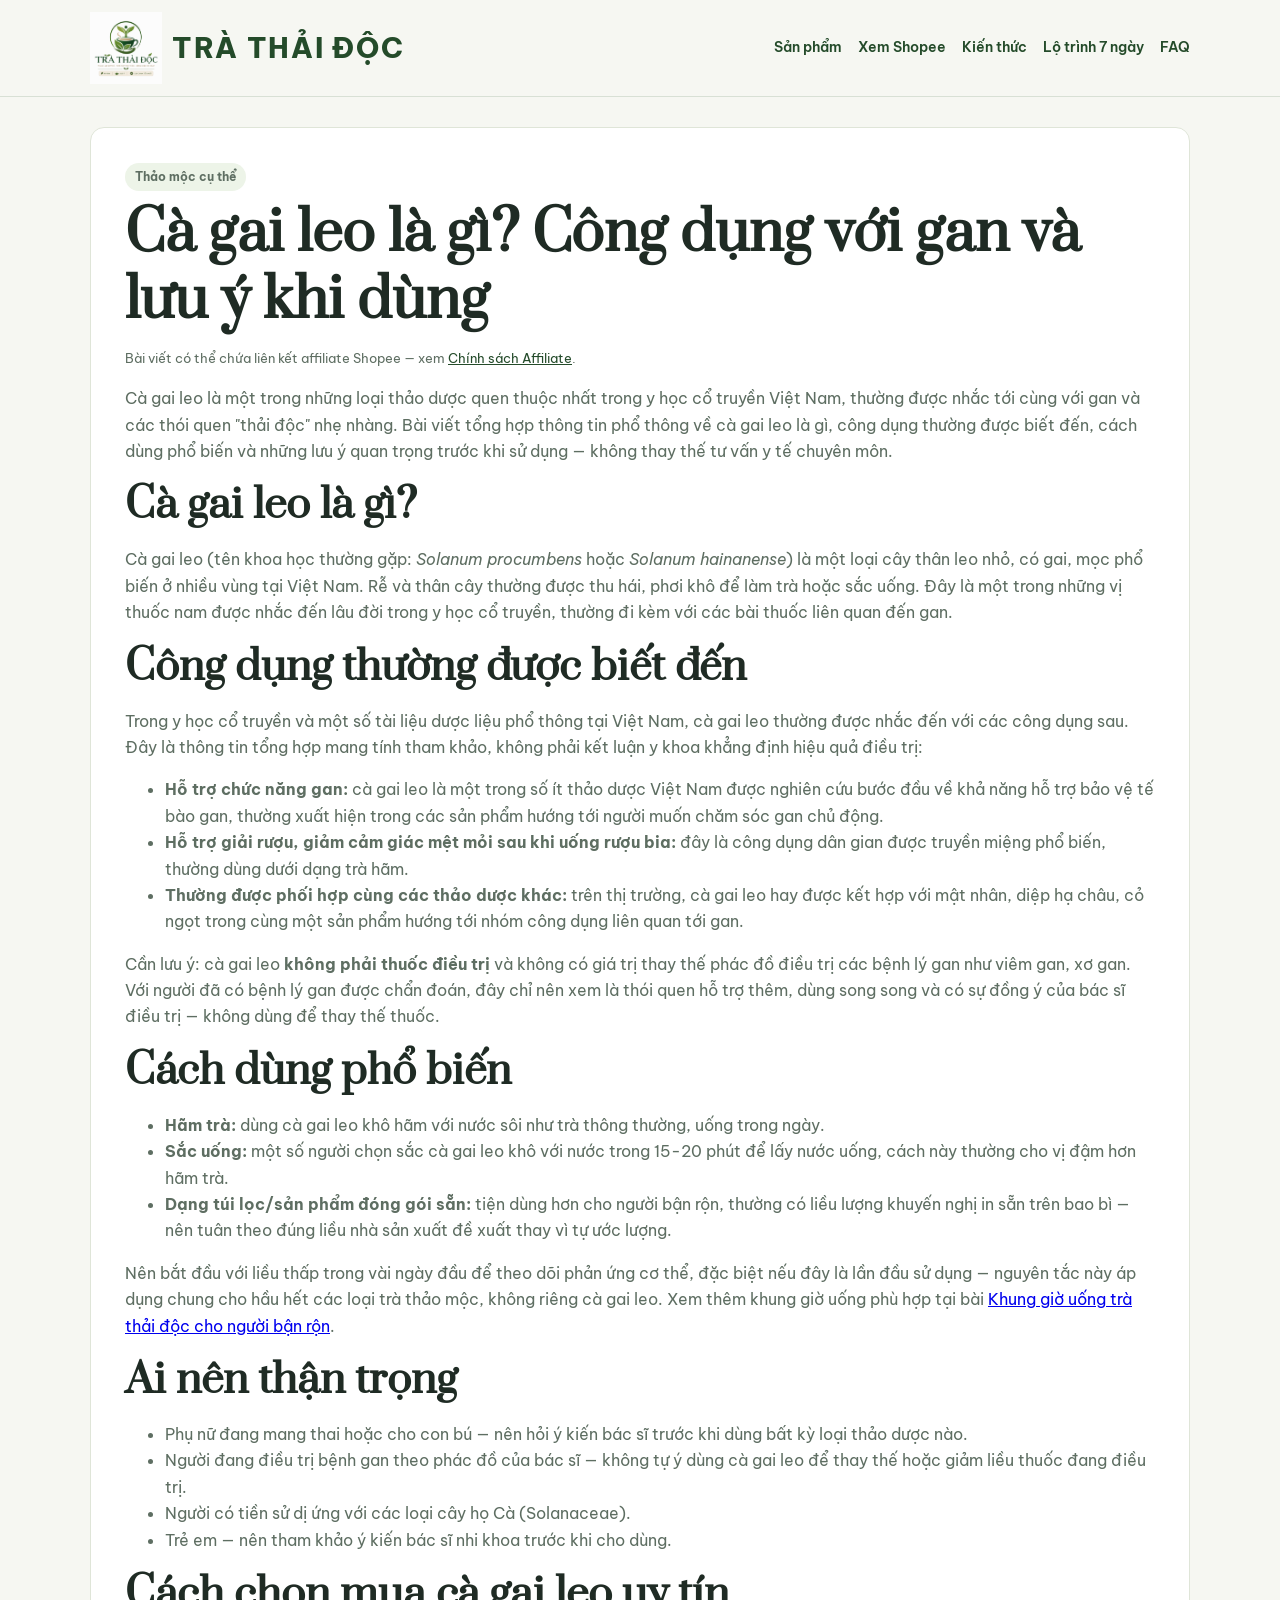
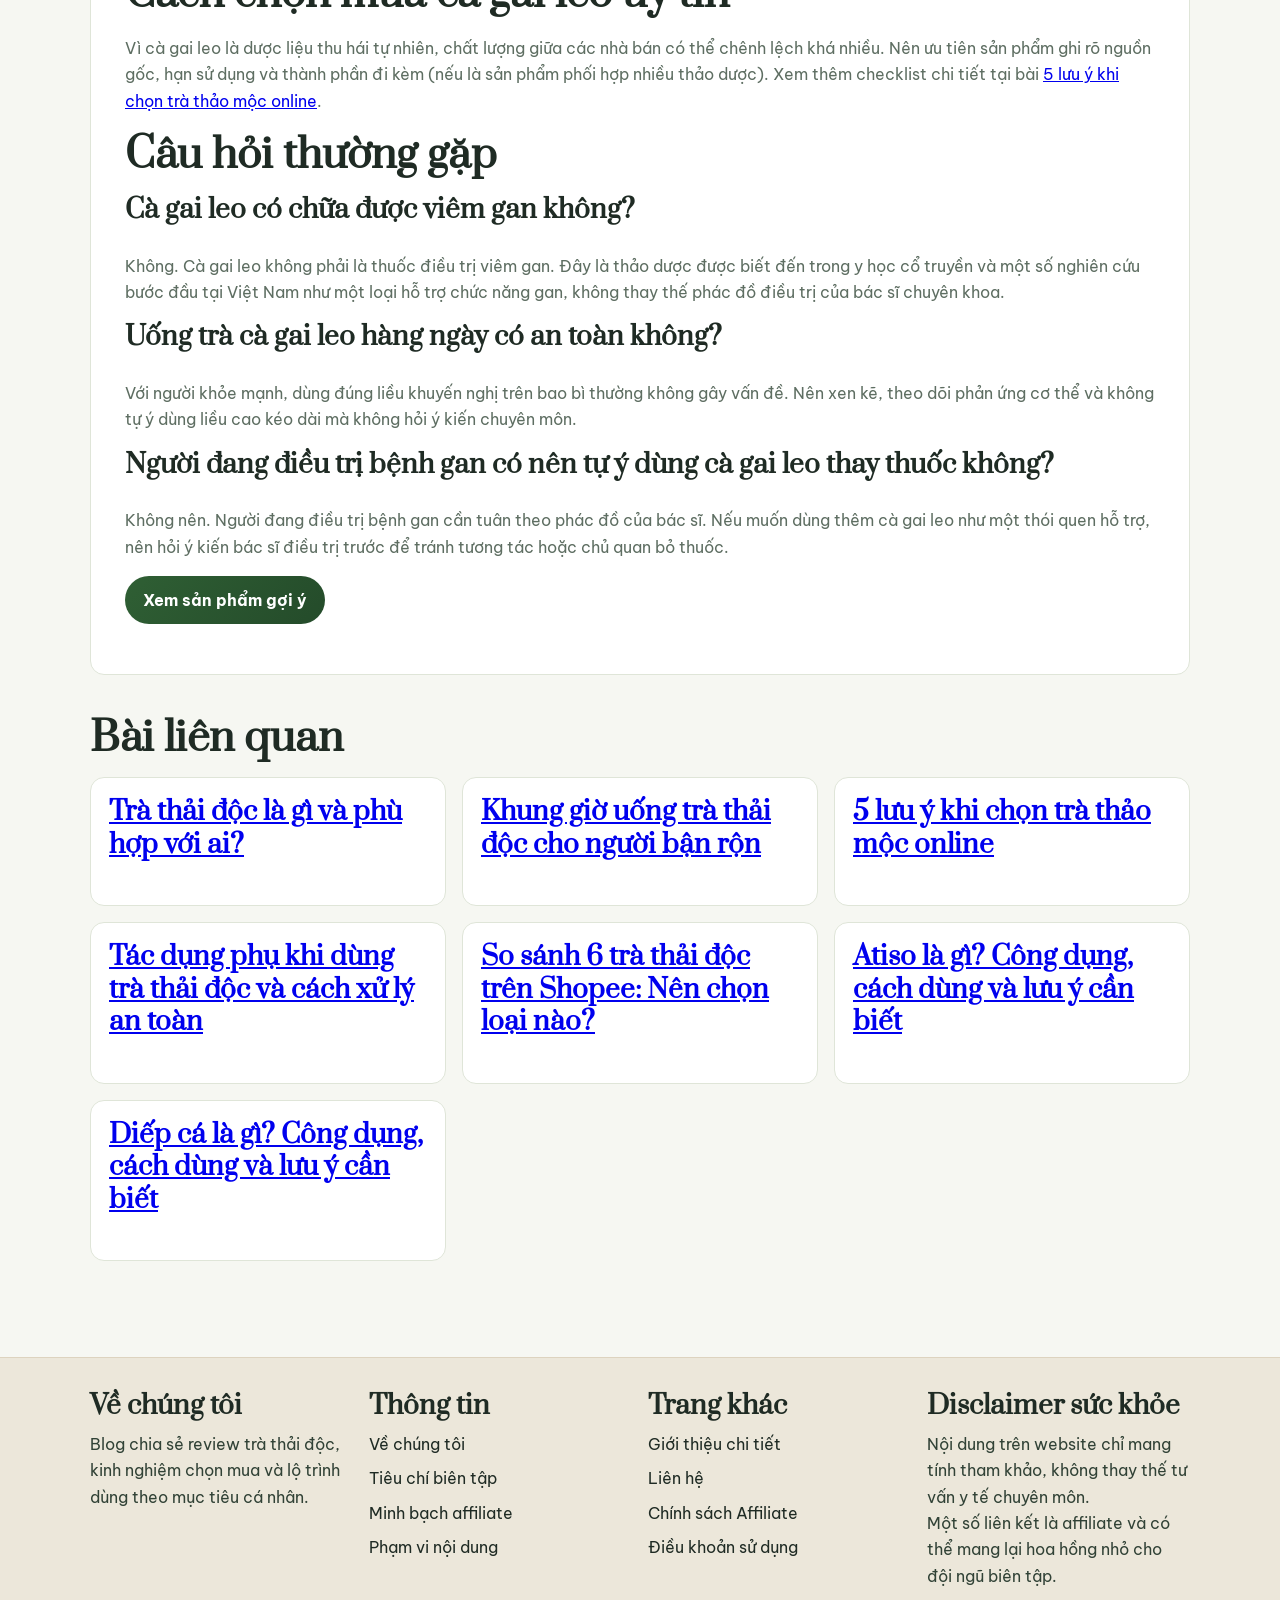
<file: bai-viet-ca-gai-leo.html>
<!doctype html><html lang="vi"><head>
  <!-- Google Tag Manager -->
  <script>(function(w,d,s,l,i){w[l]=w[l]||[];w[l].push({'gtm.start':new Date().getTime(),event:'gtm.js'});var f=d.getElementsByTagName(s)[0],j=d.createElement(s),dl=l!='dataLayer'?'&l='+l:'';j.async=true;j.src='https://www.googletagmanager.com/gtm.js?id='+i+dl;f.parentNode.insertBefore(j,f);})(window,document,'script','dataLayer','GTM-MW246P32');</script>
  <!-- End Google Tag Manager -->
  <!-- Google tag (gtag.js) -->
  <script async src="https://www.googletagmanager.com/gtag/js?id=G-WYJTXB1CFN"></script>
  <script>
    window.dataLayer = window.dataLayer || [];
    function gtag(){dataLayer.push(arguments);}
    gtag('js', new Date());
    gtag('config', 'G-WYJTXB1CFN');
  </script><meta charset="UTF-8"><meta name="viewport" content="width=device-width, initial-scale=1.0"><title>Cà gai leo là gì? Công dụng với gan và lưu ý khi dùng</title><meta name="description" content="Tìm hiểu cà gai leo là gì, công dụng thường được biết đến với gan, cách dùng phổ biến và những lưu ý quan trọng trước khi sử dụng."><link rel="canonical" href="https://trathaidoc.shop/bai-viet-ca-gai-leo.html"><meta property="og:title" content="Cà gai leo là gì? Công dụng với gan và lưu ý khi dùng"><meta property="og:description" content="Tìm hiểu cà gai leo là gì, công dụng thường được biết đến với gan, cách dùng phổ biến và những lưu ý quan trọng trước khi sử dụng."><meta property="og:type" content="article"><meta property="og:url" content="https://trathaidoc.shop/bai-viet-ca-gai-leo.html"><meta property="og:site_name" content="Trà Thải Độc"><meta property="og:image" content="https://trathaidoc.shop/assets/og/og-image.jpg"><meta property="og:image:width" content="1200"><meta property="og:image:height" content="630"><meta name="twitter:card" content="summary_large_image"><meta name="twitter:image" content="https://trathaidoc.shop/assets/og/og-image.jpg"><meta name="twitter:title" content="Cà gai leo là gì? Công dụng với gan và lưu ý khi dùng"><meta name="twitter:description" content="Tìm hiểu cà gai leo là gì, công dụng thường được biết đến với gan, cách dùng phổ biến và những lưu ý quan trọng trước khi sử dụng."><link rel="preconnect" href="https://fonts.googleapis.com"><link rel="preconnect" href="https://fonts.gstatic.com" crossorigin><link href="https://fonts.googleapis.com/css2?family=Be+Vietnam+Pro:wght@400;600;700;800&family=Prata&display=swap" rel="stylesheet"><link rel="stylesheet" href="./styles.css?v=20260805"><script type="application/ld+json">{"@context":"https://schema.org","@type":"Article","headline":"Cà gai leo là gì? Công dụng với gan và lưu ý khi dùng","author":{"@type":"Person","name":"Nguyễn Hữu Hùng","url":"https://trathaidoc.shop/ve-chung-toi.html"},"publisher":{"@type":"Organization","name":"Trà Thải Độc"},"datePublished":"2026-08-05","dateModified":"2026-08-05","mainEntityOfPage":"https://trathaidoc.shop/bai-viet-ca-gai-leo.html"}</script><script type="application/ld+json">{"@context":"https://schema.org","@type":"BreadcrumbList","itemListElement":[{"@type":"ListItem","position":1,"name":"Trang chủ","item":"https://trathaidoc.shop/"},{"@type":"ListItem","position":2,"name":"Kiến thức","item":"https://trathaidoc.shop/kien-thuc.html"},{"@type":"ListItem","position":3,"name":"Cà gai leo là gì? Công dụng với gan và lưu ý khi dùng","item":"https://trathaidoc.shop/bai-viet-ca-gai-leo.html"}]}</script><script type="application/ld+json">{"@context":"https://schema.org","@type":"FAQPage","mainEntity":[{"@type":"Question","name":"Cà gai leo có chữa được viêm gan không?","acceptedAnswer":{"@type":"Answer","text":"Không. Cà gai leo không phải là thuốc điều trị viêm gan. Đây là thảo dược được biết đến trong y học cổ truyền và một số nghiên cứu bước đầu tại Việt Nam như một loại hỗ trợ chức năng gan, không thay thế phác đồ điều trị của bác sĩ chuyên khoa."}},{"@type":"Question","name":"Uống trà cà gai leo hàng ngày có an toàn không?","acceptedAnswer":{"@type":"Answer","text":"Với người khỏe mạnh, dùng đúng liều khuyến nghị trên bao bì thường không gây vấn đề. Nên xen kẽ, theo dõi phản ứng cơ thể và không tự ý dùng liều cao kéo dài mà không hỏi ý kiến chuyên môn."}},{"@type":"Question","name":"Người đang điều trị bệnh gan có nên tự ý dùng cà gai leo thay thuốc không?","acceptedAnswer":{"@type":"Answer","text":"Không nên. Người đang điều trị bệnh gan cần tuân theo phác đồ của bác sĩ. Nếu muốn dùng thêm cà gai leo như một thói quen hỗ trợ, nên hỏi ý kiến bác sĩ điều trị trước để tránh tương tác hoặc chủ quan bỏ thuốc."}}]}</script></head><body>
  <!-- Google Tag Manager (noscript) -->
  <noscript><iframe src="https://www.googletagmanager.com/ns.html?id=GTM-MW246P32" height="0" width="0" style="display:none;visibility:hidden"></iframe></noscript>
  <!-- End Google Tag Manager (noscript) --><header class="site-header"><div class="container nav"><a class="brand" href="./index.html" aria-label="Trà Thải Độc"><img src="./assets/logo/tra-thai-doc-logo.png" alt="Logo Trà Thải Độc" width="72" height="72" loading="eager"><span class="brand-title">TRÀ THẢI ĐỘC</span></a><button class="menu-toggle" type="button" aria-expanded="false" aria-controls="mobile-menu" aria-label="Mở menu điều hướng"><span></span><span></span><span></span></button><nav class="menu" aria-label="Điều hướng chính"><a href="./index.html#san-pham">Sản phẩm</a><a href="./index.html#xem-shopee">Xem Shopee</a><a href="./kien-thuc.html">Kiến thức</a><a href="./index.html#lo-trinh">Lộ trình 7 ngày</a><a href="./index.html#faq">FAQ</a></nav></div><nav class="mobile-menu container" id="mobile-menu" aria-label="Điều hướng di động"><a href="./index.html#san-pham">Sản phẩm</a><a href="./index.html#xem-shopee">Xem Shopee</a><a href="./kien-thuc.html">Kiến thức</a><a href="./index.html#lo-trinh">Lộ trình 7 ngày</a><a href="./index.html#faq">FAQ</a></nav><div class="menu-backdrop" aria-hidden="true"></div></header><main class="container page-content"><article class="article-card">
<p class="chip">Thảo mộc cụ thể</p>
<h1>Cà gai leo là gì? Công dụng với gan và lưu ý khi dùng</h1>
<p class="affiliate-note">Bài viết có thể chứa liên kết affiliate Shopee — xem <a href="./chinh-sach-affiliate.html">Chính sách Affiliate</a>.</p>
<p>Cà gai leo là một trong những loại thảo dược quen thuộc nhất trong y học cổ truyền Việt Nam, thường được nhắc tới cùng với gan và các thói quen "thải độc" nhẹ nhàng. Bài viết tổng hợp thông tin phổ thông về cà gai leo là gì, công dụng thường được biết đến, cách dùng phổ biến và những lưu ý quan trọng trước khi sử dụng — không thay thế tư vấn y tế chuyên môn.</p>

<h2>Cà gai leo là gì?</h2>
<p>Cà gai leo (tên khoa học thường gặp: <em>Solanum procumbens</em> hoặc <em>Solanum hainanense</em>) là một loại cây thân leo nhỏ, có gai, mọc phổ biến ở nhiều vùng tại Việt Nam. Rễ và thân cây thường được thu hái, phơi khô để làm trà hoặc sắc uống. Đây là một trong những vị thuốc nam được nhắc đến lâu đời trong y học cổ truyền, thường đi kèm với các bài thuốc liên quan đến gan.</p>

<h2>Công dụng thường được biết đến</h2>
<p>Trong y học cổ truyền và một số tài liệu dược liệu phổ thông tại Việt Nam, cà gai leo thường được nhắc đến với các công dụng sau. Đây là thông tin tổng hợp mang tính tham khảo, không phải kết luận y khoa khẳng định hiệu quả điều trị:</p>
<ul>
<li><strong>Hỗ trợ chức năng gan:</strong> cà gai leo là một trong số ít thảo dược Việt Nam được nghiên cứu bước đầu về khả năng hỗ trợ bảo vệ tế bào gan, thường xuất hiện trong các sản phẩm hướng tới người muốn chăm sóc gan chủ động.</li>
<li><strong>Hỗ trợ giải rượu, giảm cảm giác mệt mỏi sau khi uống rượu bia:</strong> đây là công dụng dân gian được truyền miệng phổ biến, thường dùng dưới dạng trà hãm.</li>
<li><strong>Thường được phối hợp cùng các thảo dược khác:</strong> trên thị trường, cà gai leo hay được kết hợp với mật nhân, diệp hạ châu, cỏ ngọt trong cùng một sản phẩm hướng tới nhóm công dụng liên quan tới gan.</li>
</ul>
<p>Cần lưu ý: cà gai leo <strong>không phải thuốc điều trị</strong> và không có giá trị thay thế phác đồ điều trị các bệnh lý gan như viêm gan, xơ gan. Với người đã có bệnh lý gan được chẩn đoán, đây chỉ nên xem là thói quen hỗ trợ thêm, dùng song song và có sự đồng ý của bác sĩ điều trị — không dùng để thay thế thuốc.</p>

<h2>Cách dùng phổ biến</h2>
<ul>
<li><strong>Hãm trà:</strong> dùng cà gai leo khô hãm với nước sôi như trà thông thường, uống trong ngày.</li>
<li><strong>Sắc uống:</strong> một số người chọn sắc cà gai leo khô với nước trong 15-20 phút để lấy nước uống, cách này thường cho vị đậm hơn hãm trà.</li>
<li><strong>Dạng túi lọc/sản phẩm đóng gói sẵn:</strong> tiện dùng hơn cho người bận rộn, thường có liều lượng khuyến nghị in sẵn trên bao bì — nên tuân theo đúng liều nhà sản xuất đề xuất thay vì tự ước lượng.</li>
</ul>
<p>Nên bắt đầu với liều thấp trong vài ngày đầu để theo dõi phản ứng cơ thể, đặc biệt nếu đây là lần đầu sử dụng — nguyên tắc này áp dụng chung cho hầu hết các loại trà thảo mộc, không riêng cà gai leo. Xem thêm khung giờ uống phù hợp tại bài <a href="./bai-viet-khung-gio-uong-tra.html">Khung giờ uống trà thải độc cho người bận rộn</a>.</p>

<h2>Ai nên thận trọng</h2>
<ul>
<li>Phụ nữ đang mang thai hoặc cho con bú — nên hỏi ý kiến bác sĩ trước khi dùng bất kỳ loại thảo dược nào.</li>
<li>Người đang điều trị bệnh gan theo phác đồ của bác sĩ — không tự ý dùng cà gai leo để thay thế hoặc giảm liều thuốc đang điều trị.</li>
<li>Người có tiền sử dị ứng với các loại cây họ Cà (Solanaceae).</li>
<li>Trẻ em — nên tham khảo ý kiến bác sĩ nhi khoa trước khi cho dùng.</li>
</ul>

<h2>Cách chọn mua cà gai leo uy tín</h2>
<p>Vì cà gai leo là dược liệu thu hái tự nhiên, chất lượng giữa các nhà bán có thể chênh lệch khá nhiều. Nên ưu tiên sản phẩm ghi rõ nguồn gốc, hạn sử dụng và thành phần đi kèm (nếu là sản phẩm phối hợp nhiều thảo dược). Xem thêm checklist chi tiết tại bài <a href="./bai-viet-luu-y-khi-mua-tra.html">5 lưu ý khi chọn trà thảo mộc online</a>.</p>

<h2>Câu hỏi thường gặp</h2>
<h3>Cà gai leo có chữa được viêm gan không?</h3>
<p>Không. Cà gai leo không phải là thuốc điều trị viêm gan. Đây là thảo dược được biết đến trong y học cổ truyền và một số nghiên cứu bước đầu tại Việt Nam như một loại hỗ trợ chức năng gan, không thay thế phác đồ điều trị của bác sĩ chuyên khoa.</p>
<h3>Uống trà cà gai leo hàng ngày có an toàn không?</h3>
<p>Với người khỏe mạnh, dùng đúng liều khuyến nghị trên bao bì thường không gây vấn đề. Nên xen kẽ, theo dõi phản ứng cơ thể và không tự ý dùng liều cao kéo dài mà không hỏi ý kiến chuyên môn.</p>
<h3>Người đang điều trị bệnh gan có nên tự ý dùng cà gai leo thay thuốc không?</h3>
<p>Không nên. Người đang điều trị bệnh gan cần tuân theo phác đồ của bác sĩ. Nếu muốn dùng thêm cà gai leo như một thói quen hỗ trợ, nên hỏi ý kiến bác sĩ điều trị trước để tránh tương tác hoặc chủ quan bỏ thuốc.</p>

<p><a class="btn btn-primary" href="./index.html#san-pham">Xem sản phẩm gợi ý</a></p>
</article>
<section class="section"><h2>Bài liên quan</h2><div class="grid grid-3"><article class="card"><h3><a href="./bai-viet-tra-thai-doc-la-gi.html">Trà thải độc là gì và phù hợp với ai?</a></h3></article><article class="card"><h3><a href="./bai-viet-khung-gio-uong-tra.html">Khung giờ uống trà thải độc cho người bận rộn</a></h3></article><article class="card"><h3><a href="./bai-viet-luu-y-khi-mua-tra.html">5 lưu ý khi chọn trà thảo mộc online</a></h3></article><article class="card"><h3><a href="./bai-viet-tac-dung-phu-tra-thai-doc.html">Tác dụng phụ khi dùng trà thải độc và cách xử lý an toàn</a></h3></article><article class="card"><h3><a href="./bai-viet-so-sanh-tra-thai-doc.html">So sánh 6 trà thải độc trên Shopee: Nên chọn loại nào?</a></h3></article><article class="card"><h3><a href="./bai-viet-atiso.html">Atiso là gì? Công dụng, cách dùng và lưu ý cần biết</a></h3></article><article class="card"><h3><a href="./bai-viet-diep-ca.html">Diếp cá là gì? Công dụng, cách dùng và lưu ý cần biết</a></h3></article></div></section></main><footer class="site-footer"><div class="container grid grid-4"><div><h3>Về chúng tôi</h3><p>Blog chia sẻ review trà thải độc, kinh nghiệm chọn mua và lộ trình dùng theo mục tiêu cá nhân.</p></div><div><h3>Thông tin</h3><ul class="footer-links"><li><a href="./index.html#ve-chung-toi">Về chúng tôi</a></li><li><a href="./index.html#tieu-chi-bien-tap">Tiêu chí biên tập</a></li><li><a href="./index.html#minh-bach-affiliate">Minh bạch affiliate</a></li><li><a href="./index.html#pham-vi-noi-dung">Phạm vi nội dung</a></li></ul></div><div><h3>Trang khác</h3><ul class="footer-links"><li><a href="./ve-chung-toi.html">Giới thiệu chi tiết</a></li><li><a href="./lien-he.html">Liên hệ</a></li><li><a href="./chinh-sach-affiliate.html">Chính sách Affiliate</a></li><li><a href="./dieu-khoan-su-dung.html">Điều khoản sử dụng</a></li></ul></div><div><h3>Disclaimer sức khỏe</h3><p>Nội dung trên website chỉ mang tính tham khảo, không thay thế tư vấn y tế chuyên môn.</p><p>Một số liên kết là affiliate và có thể mang lại hoa hồng nhỏ cho đội ngũ biên tập.</p></div></div></footer><div class="mobile-buy-bar"><a href="./index.html#san-pham" class="mobile-buy-btn">Xem sản phẩm và mua trên Shopee</a></div><script src="./script.js?v=20260805"></script></body></html>
</file>
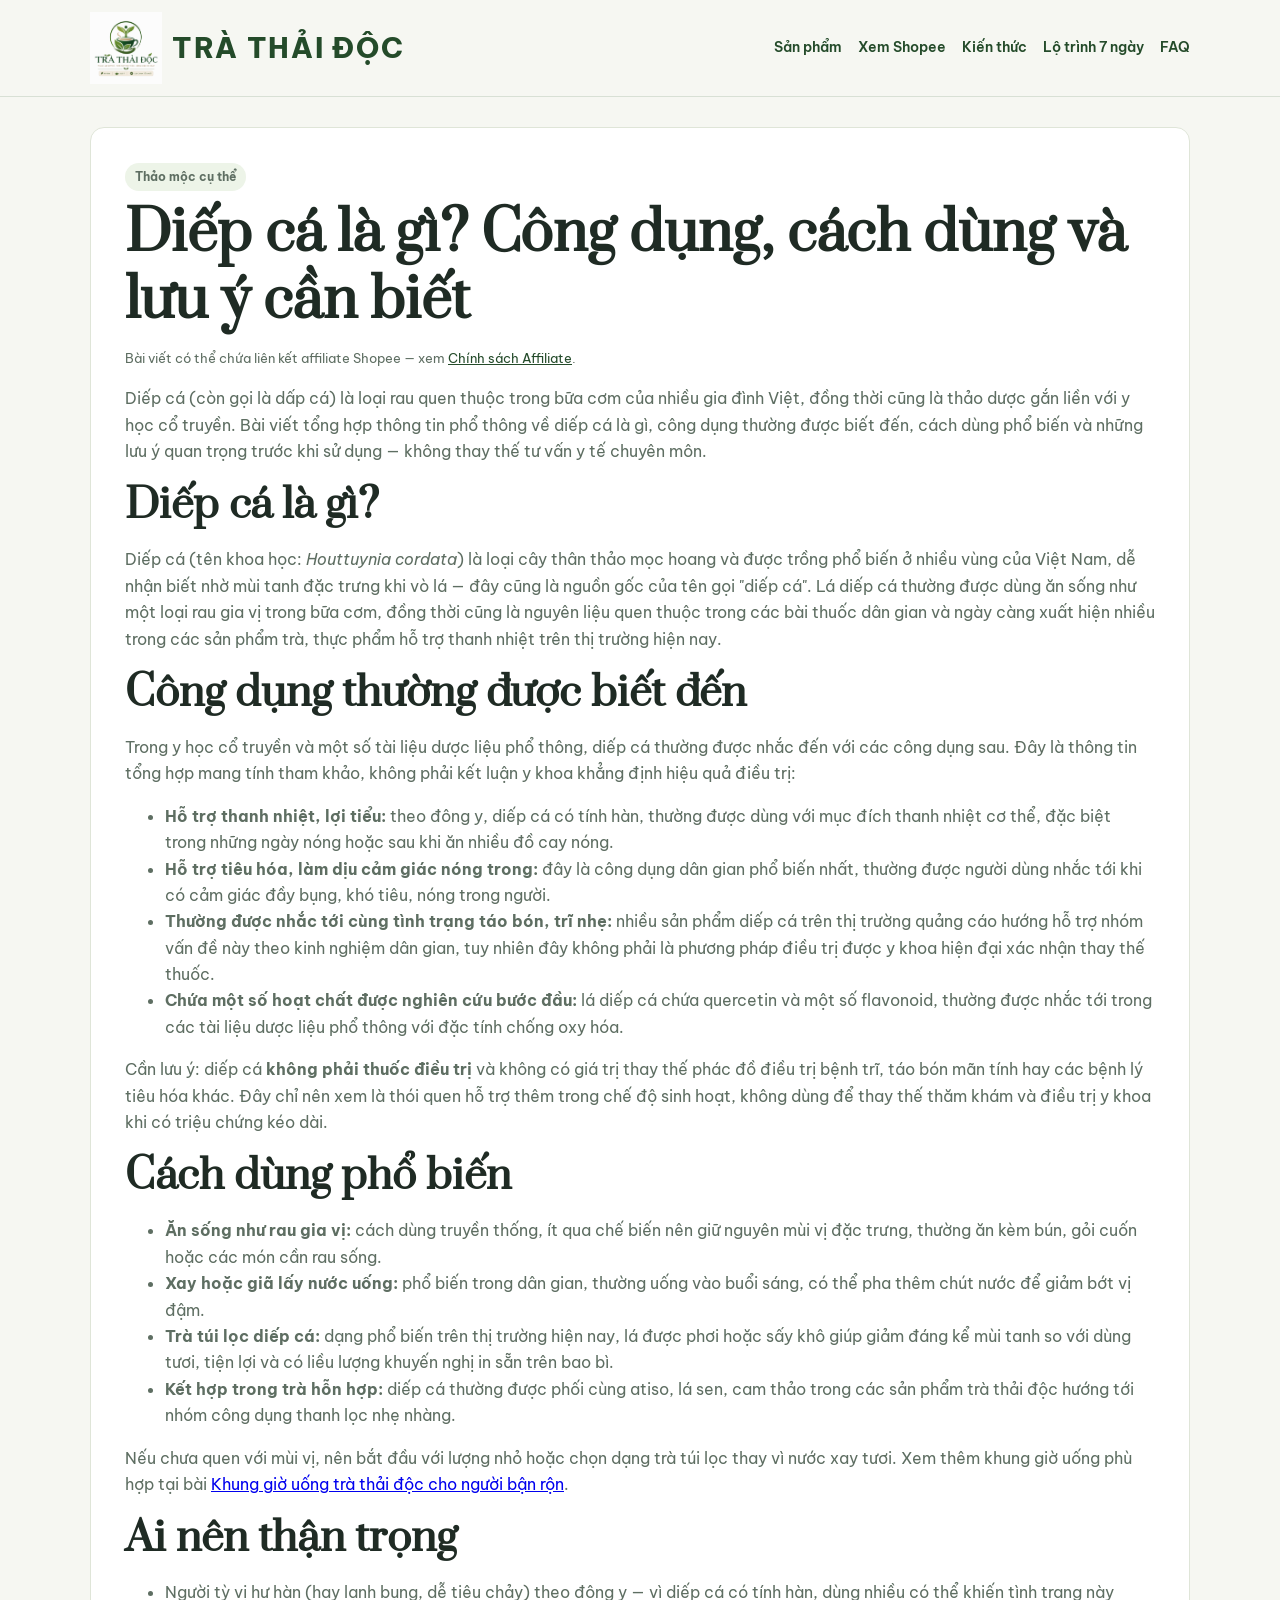
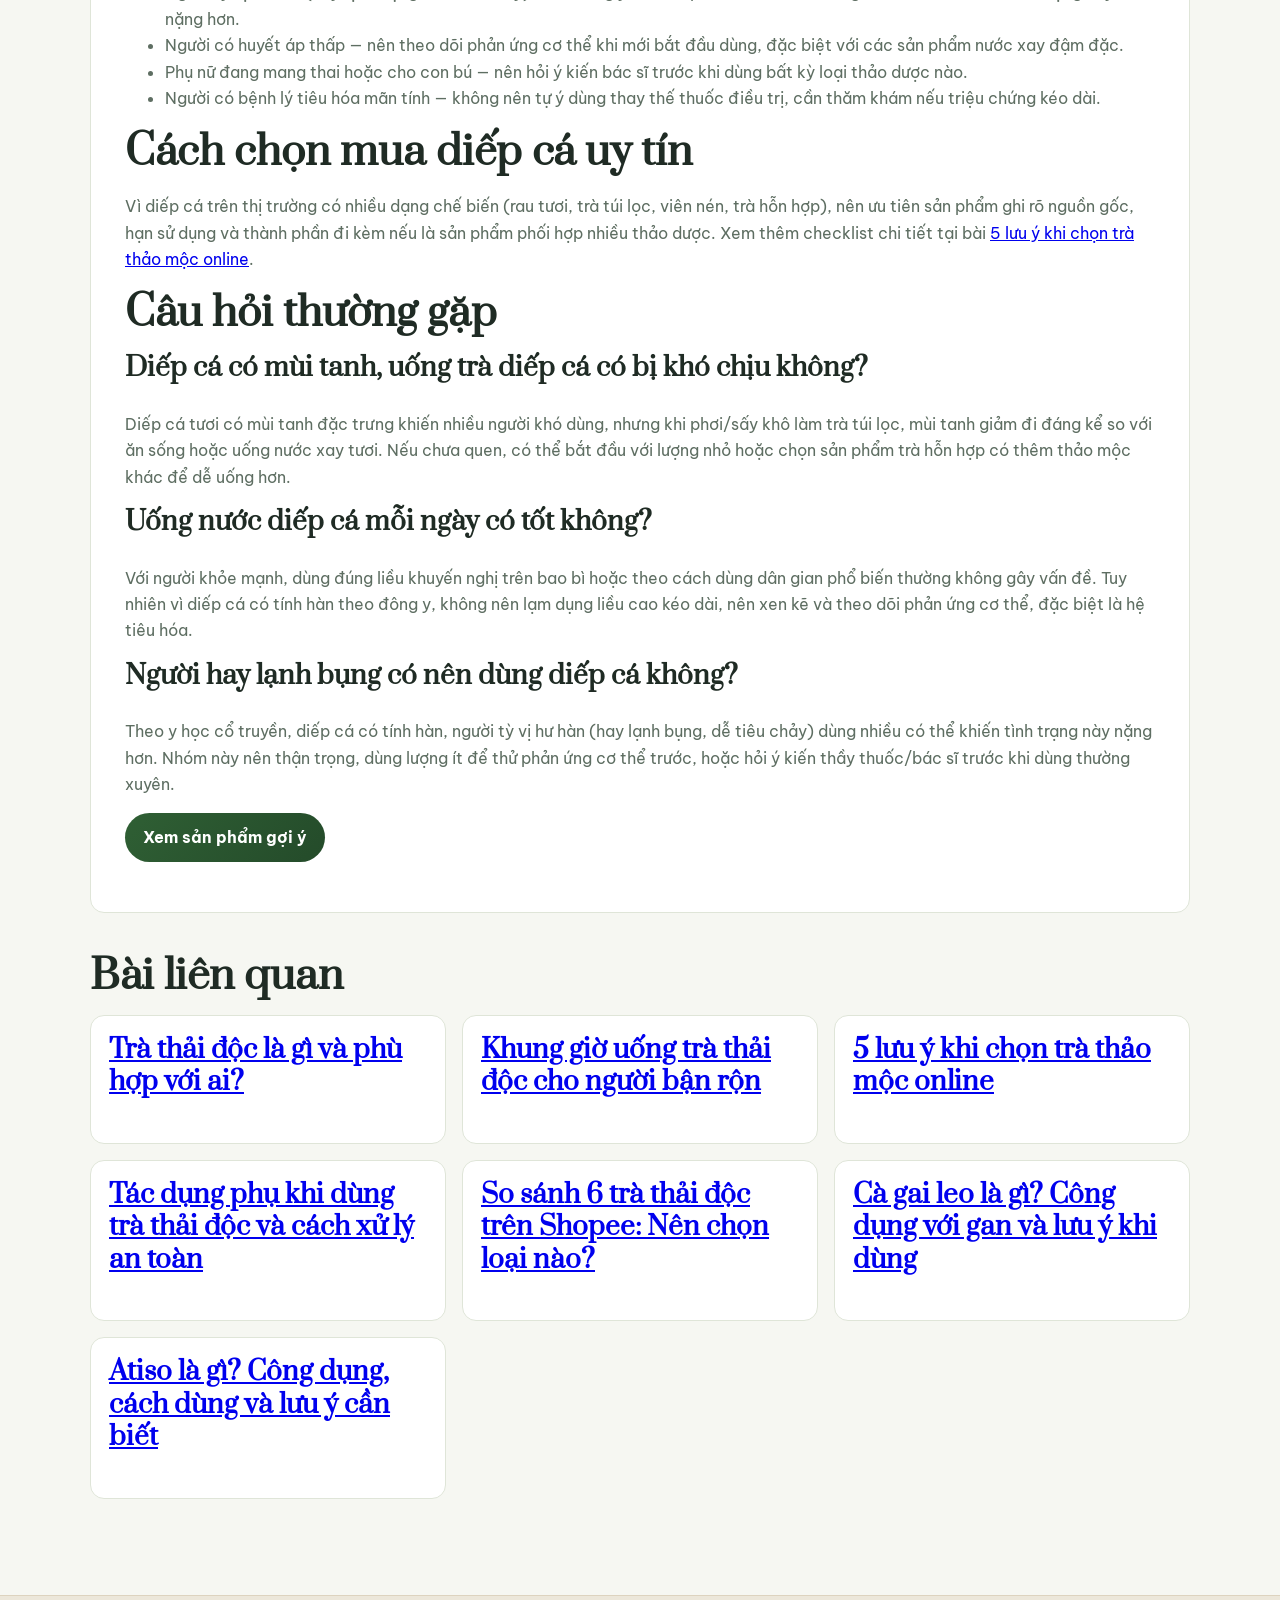
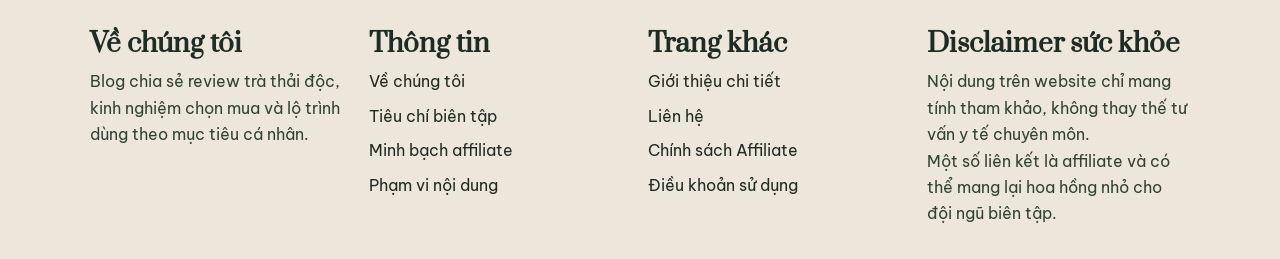
<file: bai-viet-diep-ca.html>
<!doctype html><html lang="vi"><head>
  <!-- Google Tag Manager -->
  <script>(function(w,d,s,l,i){w[l]=w[l]||[];w[l].push({'gtm.start':new Date().getTime(),event:'gtm.js'});var f=d.getElementsByTagName(s)[0],j=d.createElement(s),dl=l!='dataLayer'?'&l='+l:'';j.async=true;j.src='https://www.googletagmanager.com/gtm.js?id='+i+dl;f.parentNode.insertBefore(j,f);})(window,document,'script','dataLayer','GTM-MW246P32');</script>
  <!-- End Google Tag Manager -->
  <!-- Google tag (gtag.js) -->
  <script async src="https://www.googletagmanager.com/gtag/js?id=G-WYJTXB1CFN"></script>
  <script>
    window.dataLayer = window.dataLayer || [];
    function gtag(){dataLayer.push(arguments);}
    gtag('js', new Date());
    gtag('config', 'G-WYJTXB1CFN');
  </script><meta charset="UTF-8"><meta name="viewport" content="width=device-width, initial-scale=1.0"><title>Diếp cá là gì? Công dụng, cách dùng và lưu ý cần biết</title><meta name="description" content="Tìm hiểu diếp cá là gì, công dụng thường được biết đến hỗ trợ thanh nhiệt tiêu hóa, cách dùng phổ biến và những lưu ý quan trọng trước khi sử dụng."><link rel="canonical" href="https://trathaidoc.shop/bai-viet-diep-ca.html"><meta property="og:title" content="Diếp cá là gì? Công dụng, cách dùng và lưu ý cần biết"><meta property="og:description" content="Tìm hiểu diếp cá là gì, công dụng thường được biết đến hỗ trợ thanh nhiệt tiêu hóa, cách dùng phổ biến và những lưu ý quan trọng trước khi sử dụng."><meta property="og:type" content="article"><meta property="og:url" content="https://trathaidoc.shop/bai-viet-diep-ca.html"><meta property="og:site_name" content="Trà Thải Độc"><meta property="og:image" content="https://trathaidoc.shop/assets/og/og-image.jpg"><meta property="og:image:width" content="1200"><meta property="og:image:height" content="630"><meta name="twitter:card" content="summary_large_image"><meta name="twitter:image" content="https://trathaidoc.shop/assets/og/og-image.jpg"><meta name="twitter:title" content="Diếp cá là gì? Công dụng, cách dùng và lưu ý cần biết"><meta name="twitter:description" content="Tìm hiểu diếp cá là gì, công dụng thường được biết đến hỗ trợ thanh nhiệt tiêu hóa, cách dùng phổ biến và những lưu ý quan trọng trước khi sử dụng."><link rel="preconnect" href="https://fonts.googleapis.com"><link rel="preconnect" href="https://fonts.gstatic.com" crossorigin><link href="https://fonts.googleapis.com/css2?family=Be+Vietnam+Pro:wght@400;600;700;800&family=Prata&display=swap" rel="stylesheet"><link rel="stylesheet" href="./styles.css?v=20260805"><script type="application/ld+json">{"@context":"https://schema.org","@type":"Article","headline":"Diếp cá là gì? Công dụng, cách dùng và lưu ý cần biết","author":{"@type":"Person","name":"Nguyễn Hữu Hùng","url":"https://trathaidoc.shop/ve-chung-toi.html"},"publisher":{"@type":"Organization","name":"Trà Thải Độc"},"datePublished":"2026-08-07","dateModified":"2026-08-07","mainEntityOfPage":"https://trathaidoc.shop/bai-viet-diep-ca.html"}</script><script type="application/ld+json">{"@context":"https://schema.org","@type":"BreadcrumbList","itemListElement":[{"@type":"ListItem","position":1,"name":"Trang chủ","item":"https://trathaidoc.shop/"},{"@type":"ListItem","position":2,"name":"Kiến thức","item":"https://trathaidoc.shop/kien-thuc.html"},{"@type":"ListItem","position":3,"name":"Diếp cá là gì? Công dụng, cách dùng và lưu ý cần biết","item":"https://trathaidoc.shop/bai-viet-diep-ca.html"}]}</script><script type="application/ld+json">{"@context":"https://schema.org","@type":"FAQPage","mainEntity":[{"@type":"Question","name":"Diếp cá có mùi tanh, uống trà diếp cá có bị khó chịu không?","acceptedAnswer":{"@type":"Answer","text":"Diếp cá tươi có mùi tanh đặc trưng khiến nhiều người khó dùng, nhưng khi phơi/sấy khô làm trà túi lọc, mùi tanh giảm đi đáng kể so với ăn sống hoặc uống nước xay tươi. Nếu chưa quen, có thể bắt đầu với lượng nhỏ hoặc chọn sản phẩm trà hỗn hợp có thêm thảo mộc khác để dễ uống hơn."}},{"@type":"Question","name":"Uống nước diếp cá mỗi ngày có tốt không?","acceptedAnswer":{"@type":"Answer","text":"Với người khỏe mạnh, dùng đúng liều khuyến nghị trên bao bì hoặc theo cách dùng dân gian phổ biến thường không gây vấn đề. Tuy nhiên vì diếp cá có tính hàn theo đông y, không nên lạm dụng liều cao kéo dài, nên xen kẽ và theo dõi phản ứng cơ thể, đặc biệt là hệ tiêu hóa."}},{"@type":"Question","name":"Người hay lạnh bụng có nên dùng diếp cá không?","acceptedAnswer":{"@type":"Answer","text":"Theo y học cổ truyền, diếp cá có tính hàn, người tỳ vị hư hàn (hay lạnh bụng, dễ tiêu chảy) dùng nhiều có thể khiến tình trạng này nặng hơn. Nhóm này nên thận trọng, dùng lượng ít để thử phản ứng cơ thể trước, hoặc hỏi ý kiến thầy thuốc/bác sĩ trước khi dùng thường xuyên."}}]}</script></head><body>
  <!-- Google Tag Manager (noscript) -->
  <noscript><iframe src="https://www.googletagmanager.com/ns.html?id=GTM-MW246P32" height="0" width="0" style="display:none;visibility:hidden"></iframe></noscript>
  <!-- End Google Tag Manager (noscript) --><header class="site-header"><div class="container nav"><a class="brand" href="./index.html" aria-label="Trà Thải Độc"><img src="./assets/logo/tra-thai-doc-logo.png" alt="Logo Trà Thải Độc" width="72" height="72" loading="eager"><span class="brand-title">TRÀ THẢI ĐỘC</span></a><button class="menu-toggle" type="button" aria-expanded="false" aria-controls="mobile-menu" aria-label="Mở menu điều hướng"><span></span><span></span><span></span></button><nav class="menu" aria-label="Điều hướng chính"><a href="./index.html#san-pham">Sản phẩm</a><a href="./index.html#xem-shopee">Xem Shopee</a><a href="./kien-thuc.html">Kiến thức</a><a href="./index.html#lo-trinh">Lộ trình 7 ngày</a><a href="./index.html#faq">FAQ</a></nav></div><nav class="mobile-menu container" id="mobile-menu" aria-label="Điều hướng di động"><a href="./index.html#san-pham">Sản phẩm</a><a href="./index.html#xem-shopee">Xem Shopee</a><a href="./kien-thuc.html">Kiến thức</a><a href="./index.html#lo-trinh">Lộ trình 7 ngày</a><a href="./index.html#faq">FAQ</a></nav><div class="menu-backdrop" aria-hidden="true"></div></header><main class="container page-content"><article class="article-card">
<p class="chip">Thảo mộc cụ thể</p>
<h1>Diếp cá là gì? Công dụng, cách dùng và lưu ý cần biết</h1>
<p class="affiliate-note">Bài viết có thể chứa liên kết affiliate Shopee — xem <a href="./chinh-sach-affiliate.html">Chính sách Affiliate</a>.</p>
<p>Diếp cá (còn gọi là dấp cá) là loại rau quen thuộc trong bữa cơm của nhiều gia đình Việt, đồng thời cũng là thảo dược gắn liền với y học cổ truyền. Bài viết tổng hợp thông tin phổ thông về diếp cá là gì, công dụng thường được biết đến, cách dùng phổ biến và những lưu ý quan trọng trước khi sử dụng — không thay thế tư vấn y tế chuyên môn.</p>

<h2>Diếp cá là gì?</h2>
<p>Diếp cá (tên khoa học: <em>Houttuynia cordata</em>) là loại cây thân thảo mọc hoang và được trồng phổ biến ở nhiều vùng của Việt Nam, dễ nhận biết nhờ mùi tanh đặc trưng khi vò lá — đây cũng là nguồn gốc của tên gọi "diếp cá". Lá diếp cá thường được dùng ăn sống như một loại rau gia vị trong bữa cơm, đồng thời cũng là nguyên liệu quen thuộc trong các bài thuốc dân gian và ngày càng xuất hiện nhiều trong các sản phẩm trà, thực phẩm hỗ trợ thanh nhiệt trên thị trường hiện nay.</p>

<h2>Công dụng thường được biết đến</h2>
<p>Trong y học cổ truyền và một số tài liệu dược liệu phổ thông, diếp cá thường được nhắc đến với các công dụng sau. Đây là thông tin tổng hợp mang tính tham khảo, không phải kết luận y khoa khẳng định hiệu quả điều trị:</p>
<ul>
<li><strong>Hỗ trợ thanh nhiệt, lợi tiểu:</strong> theo đông y, diếp cá có tính hàn, thường được dùng với mục đích thanh nhiệt cơ thể, đặc biệt trong những ngày nóng hoặc sau khi ăn nhiều đồ cay nóng.</li>
<li><strong>Hỗ trợ tiêu hóa, làm dịu cảm giác nóng trong:</strong> đây là công dụng dân gian phổ biến nhất, thường được người dùng nhắc tới khi có cảm giác đầy bụng, khó tiêu, nóng trong người.</li>
<li><strong>Thường được nhắc tới cùng tình trạng táo bón, trĩ nhẹ:</strong> nhiều sản phẩm diếp cá trên thị trường quảng cáo hướng hỗ trợ nhóm vấn đề này theo kinh nghiệm dân gian, tuy nhiên đây không phải là phương pháp điều trị được y khoa hiện đại xác nhận thay thế thuốc.</li>
<li><strong>Chứa một số hoạt chất được nghiên cứu bước đầu:</strong> lá diếp cá chứa quercetin và một số flavonoid, thường được nhắc tới trong các tài liệu dược liệu phổ thông với đặc tính chống oxy hóa.</li>
</ul>
<p>Cần lưu ý: diếp cá <strong>không phải thuốc điều trị</strong> và không có giá trị thay thế phác đồ điều trị bệnh trĩ, táo bón mãn tính hay các bệnh lý tiêu hóa khác. Đây chỉ nên xem là thói quen hỗ trợ thêm trong chế độ sinh hoạt, không dùng để thay thế thăm khám và điều trị y khoa khi có triệu chứng kéo dài.</p>

<h2>Cách dùng phổ biến</h2>
<ul>
<li><strong>Ăn sống như rau gia vị:</strong> cách dùng truyền thống, ít qua chế biến nên giữ nguyên mùi vị đặc trưng, thường ăn kèm bún, gỏi cuốn hoặc các món cần rau sống.</li>
<li><strong>Xay hoặc giã lấy nước uống:</strong> phổ biến trong dân gian, thường uống vào buổi sáng, có thể pha thêm chút nước để giảm bớt vị đậm.</li>
<li><strong>Trà túi lọc diếp cá:</strong> dạng phổ biến trên thị trường hiện nay, lá được phơi hoặc sấy khô giúp giảm đáng kể mùi tanh so với dùng tươi, tiện lợi và có liều lượng khuyến nghị in sẵn trên bao bì.</li>
<li><strong>Kết hợp trong trà hỗn hợp:</strong> diếp cá thường được phối cùng atiso, lá sen, cam thảo trong các sản phẩm trà thải độc hướng tới nhóm công dụng thanh lọc nhẹ nhàng.</li>
</ul>
<p>Nếu chưa quen với mùi vị, nên bắt đầu với lượng nhỏ hoặc chọn dạng trà túi lọc thay vì nước xay tươi. Xem thêm khung giờ uống phù hợp tại bài <a href="./bai-viet-khung-gio-uong-tra.html">Khung giờ uống trà thải độc cho người bận rộn</a>.</p>

<h2>Ai nên thận trọng</h2>
<ul>
<li>Người tỳ vị hư hàn (hay lạnh bụng, dễ tiêu chảy) theo đông y — vì diếp cá có tính hàn, dùng nhiều có thể khiến tình trạng này nặng hơn.</li>
<li>Người có huyết áp thấp — nên theo dõi phản ứng cơ thể khi mới bắt đầu dùng, đặc biệt với các sản phẩm nước xay đậm đặc.</li>
<li>Phụ nữ đang mang thai hoặc cho con bú — nên hỏi ý kiến bác sĩ trước khi dùng bất kỳ loại thảo dược nào.</li>
<li>Người có bệnh lý tiêu hóa mãn tính — không nên tự ý dùng thay thế thuốc điều trị, cần thăm khám nếu triệu chứng kéo dài.</li>
</ul>

<h2>Cách chọn mua diếp cá uy tín</h2>
<p>Vì diếp cá trên thị trường có nhiều dạng chế biến (rau tươi, trà túi lọc, viên nén, trà hỗn hợp), nên ưu tiên sản phẩm ghi rõ nguồn gốc, hạn sử dụng và thành phần đi kèm nếu là sản phẩm phối hợp nhiều thảo dược. Xem thêm checklist chi tiết tại bài <a href="./bai-viet-luu-y-khi-mua-tra.html">5 lưu ý khi chọn trà thảo mộc online</a>.</p>

<h2>Câu hỏi thường gặp</h2>
<h3>Diếp cá có mùi tanh, uống trà diếp cá có bị khó chịu không?</h3>
<p>Diếp cá tươi có mùi tanh đặc trưng khiến nhiều người khó dùng, nhưng khi phơi/sấy khô làm trà túi lọc, mùi tanh giảm đi đáng kể so với ăn sống hoặc uống nước xay tươi. Nếu chưa quen, có thể bắt đầu với lượng nhỏ hoặc chọn sản phẩm trà hỗn hợp có thêm thảo mộc khác để dễ uống hơn.</p>
<h3>Uống nước diếp cá mỗi ngày có tốt không?</h3>
<p>Với người khỏe mạnh, dùng đúng liều khuyến nghị trên bao bì hoặc theo cách dùng dân gian phổ biến thường không gây vấn đề. Tuy nhiên vì diếp cá có tính hàn theo đông y, không nên lạm dụng liều cao kéo dài, nên xen kẽ và theo dõi phản ứng cơ thể, đặc biệt là hệ tiêu hóa.</p>
<h3>Người hay lạnh bụng có nên dùng diếp cá không?</h3>
<p>Theo y học cổ truyền, diếp cá có tính hàn, người tỳ vị hư hàn (hay lạnh bụng, dễ tiêu chảy) dùng nhiều có thể khiến tình trạng này nặng hơn. Nhóm này nên thận trọng, dùng lượng ít để thử phản ứng cơ thể trước, hoặc hỏi ý kiến thầy thuốc/bác sĩ trước khi dùng thường xuyên.</p>

<p><a class="btn btn-primary" href="./index.html#san-pham">Xem sản phẩm gợi ý</a></p>
</article>
<section class="section"><h2>Bài liên quan</h2><div class="grid grid-3"><article class="card"><h3><a href="./bai-viet-tra-thai-doc-la-gi.html">Trà thải độc là gì và phù hợp với ai?</a></h3></article><article class="card"><h3><a href="./bai-viet-khung-gio-uong-tra.html">Khung giờ uống trà thải độc cho người bận rộn</a></h3></article><article class="card"><h3><a href="./bai-viet-luu-y-khi-mua-tra.html">5 lưu ý khi chọn trà thảo mộc online</a></h3></article><article class="card"><h3><a href="./bai-viet-tac-dung-phu-tra-thai-doc.html">Tác dụng phụ khi dùng trà thải độc và cách xử lý an toàn</a></h3></article><article class="card"><h3><a href="./bai-viet-so-sanh-tra-thai-doc.html">So sánh 6 trà thải độc trên Shopee: Nên chọn loại nào?</a></h3></article><article class="card"><h3><a href="./bai-viet-ca-gai-leo.html">Cà gai leo là gì? Công dụng với gan và lưu ý khi dùng</a></h3></article><article class="card"><h3><a href="./bai-viet-atiso.html">Atiso là gì? Công dụng, cách dùng và lưu ý cần biết</a></h3></article></div></section></main><footer class="site-footer"><div class="container grid grid-4"><div><h3>Về chúng tôi</h3><p>Blog chia sẻ review trà thải độc, kinh nghiệm chọn mua và lộ trình dùng theo mục tiêu cá nhân.</p></div><div><h3>Thông tin</h3><ul class="footer-links"><li><a href="./index.html#ve-chung-toi">Về chúng tôi</a></li><li><a href="./index.html#tieu-chi-bien-tap">Tiêu chí biên tập</a></li><li><a href="./index.html#minh-bach-affiliate">Minh bạch affiliate</a></li><li><a href="./index.html#pham-vi-noi-dung">Phạm vi nội dung</a></li></ul></div><div><h3>Trang khác</h3><ul class="footer-links"><li><a href="./ve-chung-toi.html">Giới thiệu chi tiết</a></li><li><a href="./lien-he.html">Liên hệ</a></li><li><a href="./chinh-sach-affiliate.html">Chính sách Affiliate</a></li><li><a href="./dieu-khoan-su-dung.html">Điều khoản sử dụng</a></li></ul></div><div><h3>Disclaimer sức khỏe</h3><p>Nội dung trên website chỉ mang tính tham khảo, không thay thế tư vấn y tế chuyên môn.</p><p>Một số liên kết là affiliate và có thể mang lại hoa hồng nhỏ cho đội ngũ biên tập.</p></div></div></footer><div class="mobile-buy-bar"><a href="./index.html#san-pham" class="mobile-buy-btn">Xem sản phẩm và mua trên Shopee</a></div><script src="./script.js?v=20260805"></script></body></html>
</file>
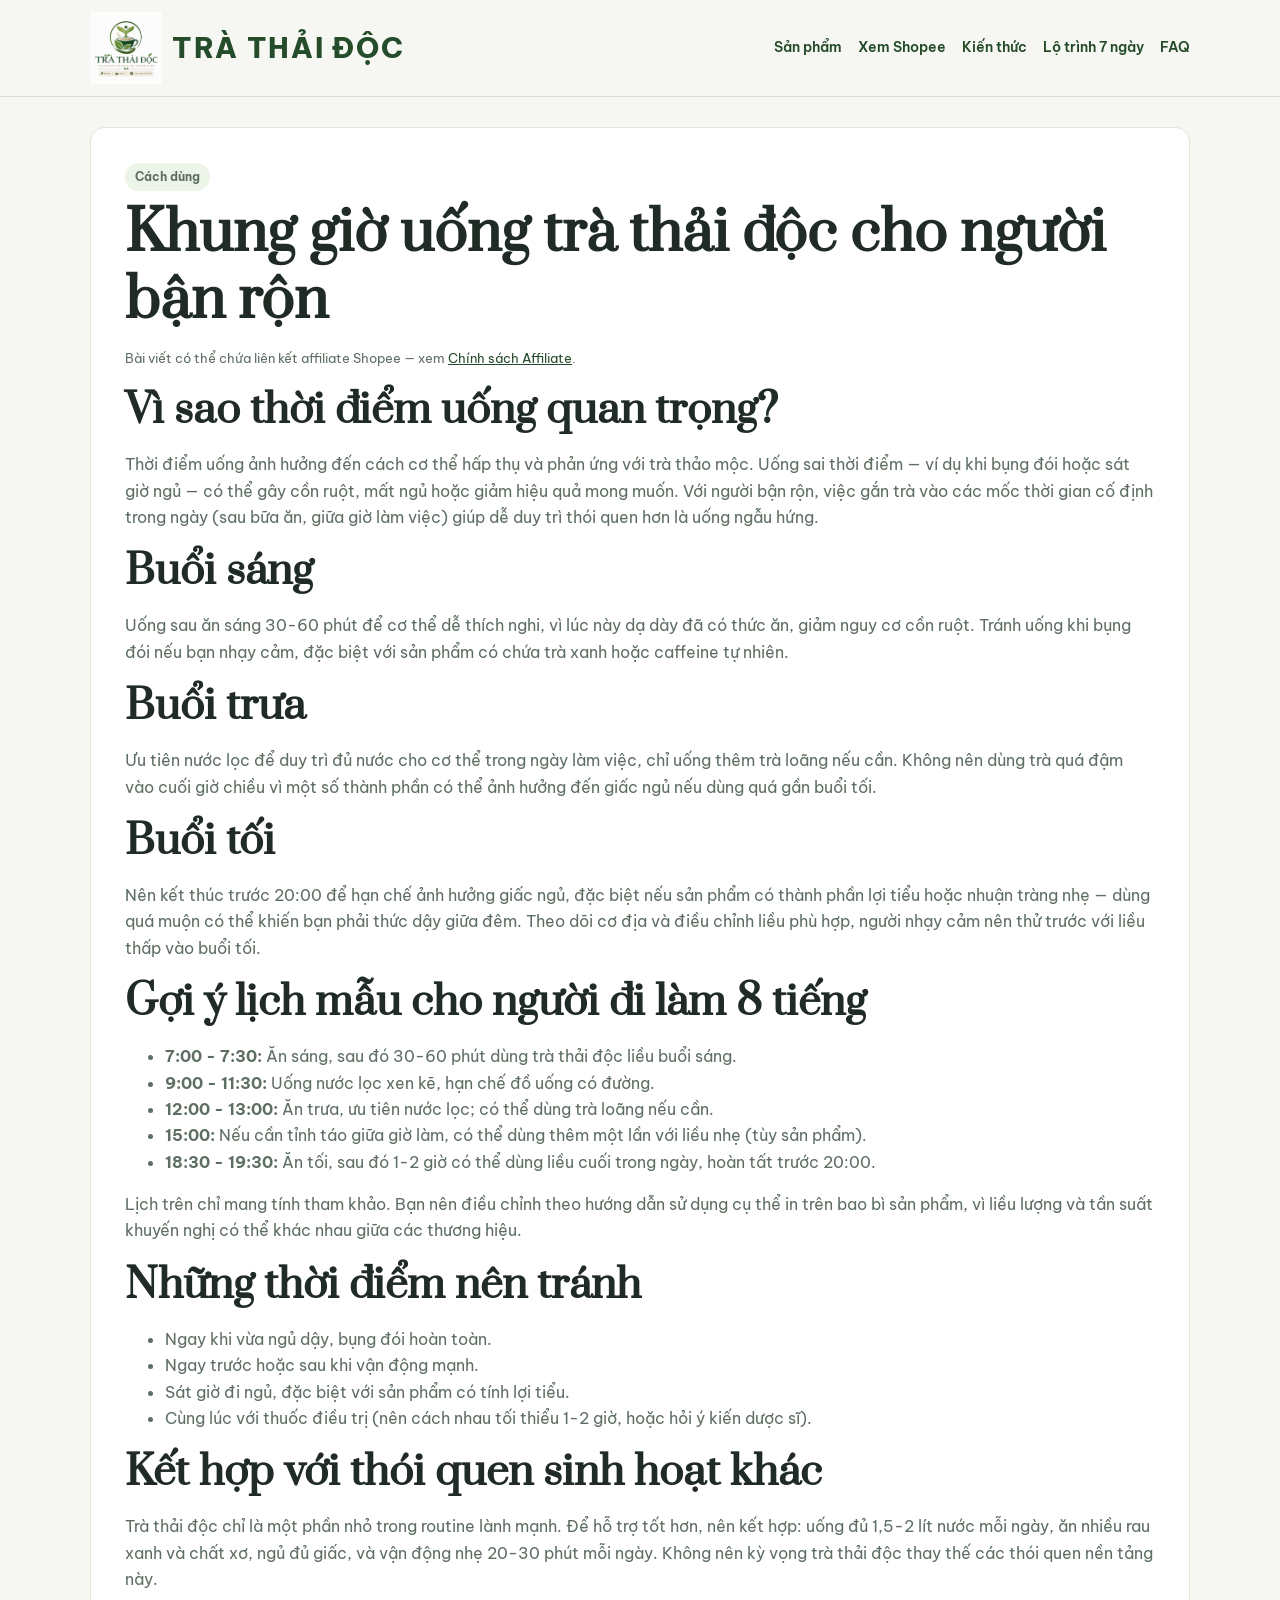
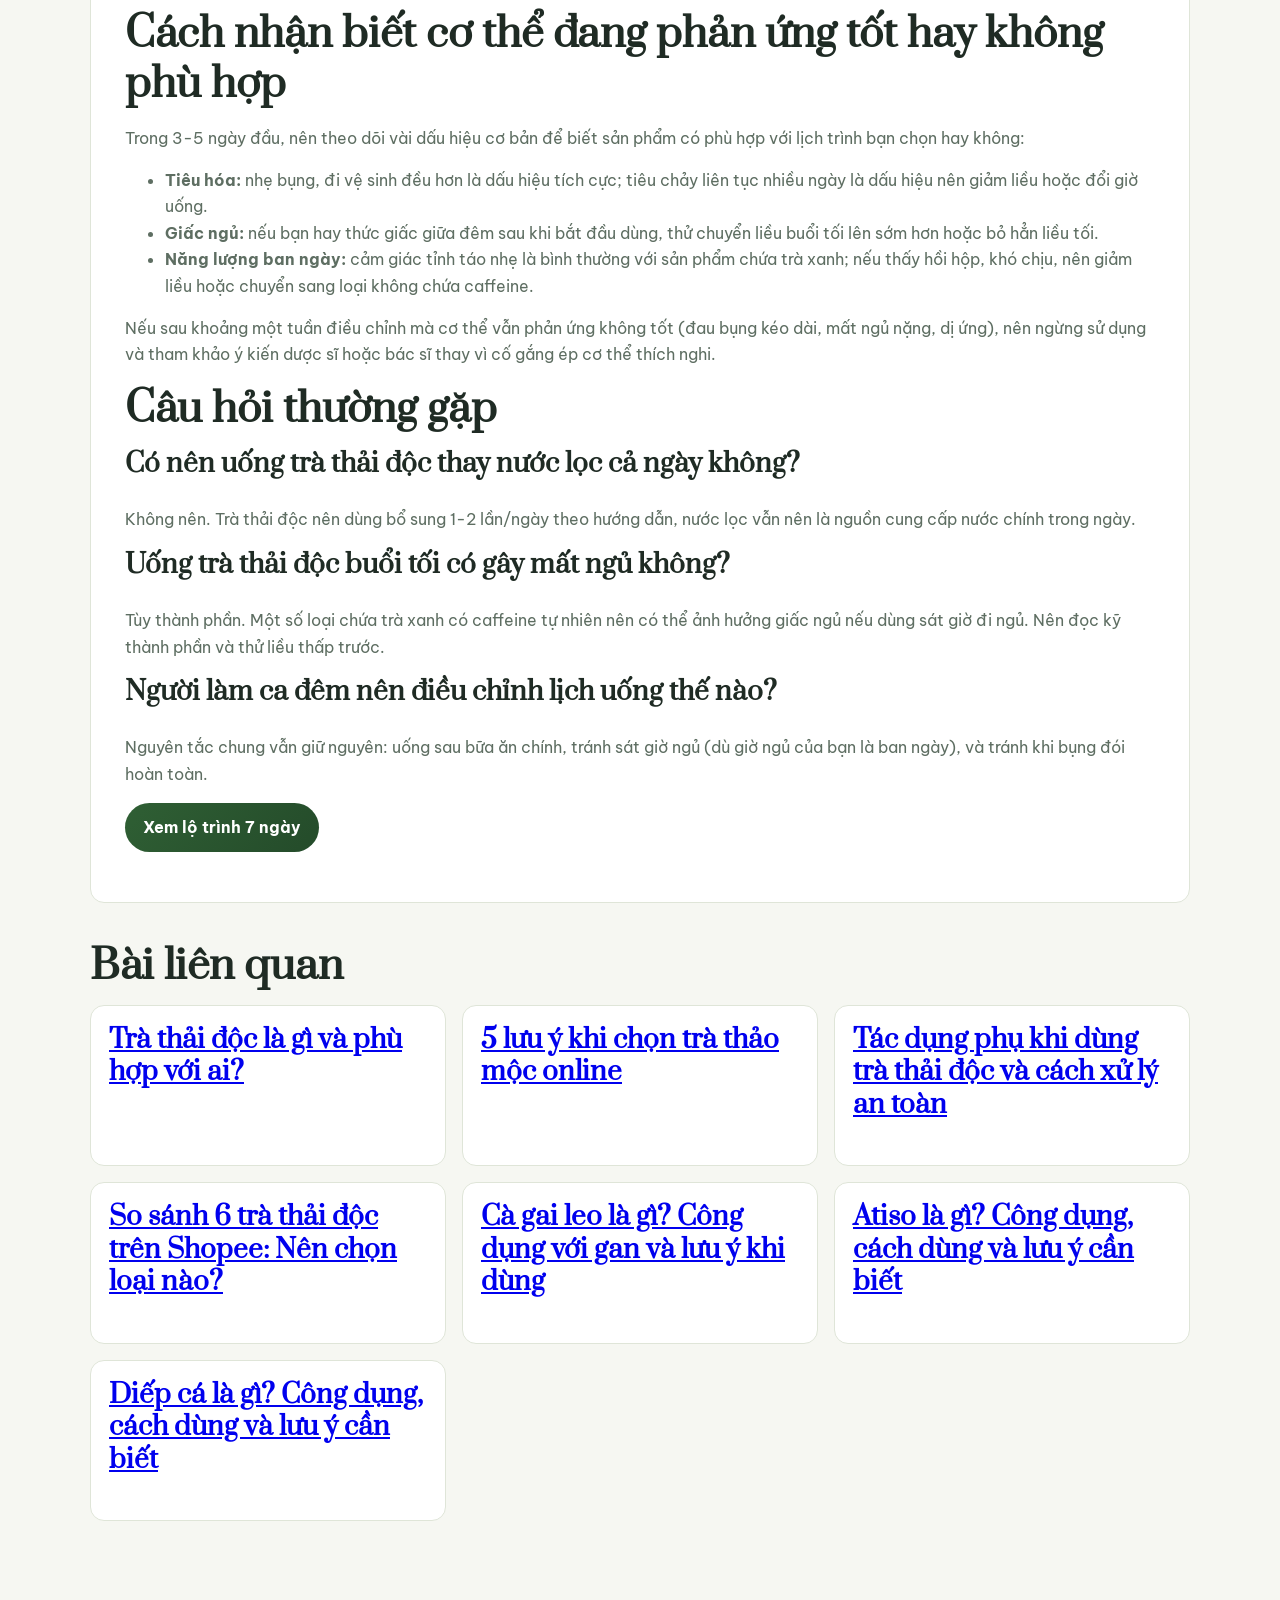
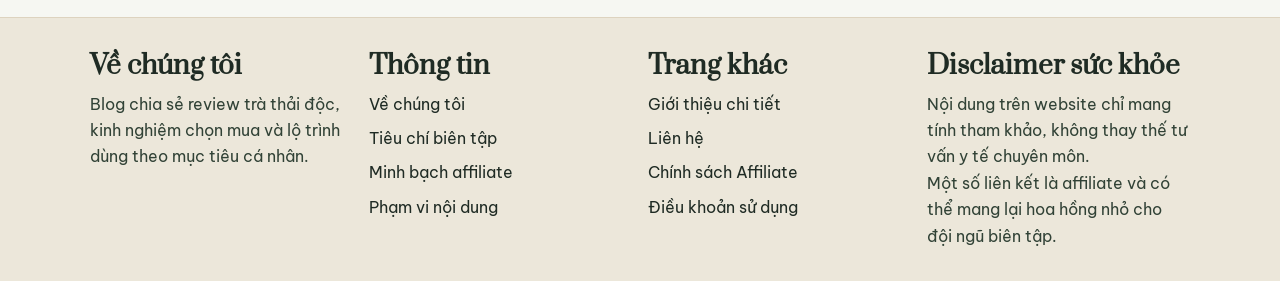
<file: bai-viet-khung-gio-uong-tra.html>
<!doctype html><html lang="vi"><head>
  <!-- Google Tag Manager -->
  <script>(function(w,d,s,l,i){w[l]=w[l]||[];w[l].push({'gtm.start':new Date().getTime(),event:'gtm.js'});var f=d.getElementsByTagName(s)[0],j=d.createElement(s),dl=l!='dataLayer'?'&l='+l:'';j.async=true;j.src='https://www.googletagmanager.com/gtm.js?id='+i+dl;f.parentNode.insertBefore(j,f);})(window,document,'script','dataLayer','GTM-MW246P32');</script>
  <!-- End Google Tag Manager -->
  <!-- Google tag (gtag.js) -->
  <script async src="https://www.googletagmanager.com/gtag/js?id=G-WYJTXB1CFN"></script>
  <script>
    window.dataLayer = window.dataLayer || [];
    function gtag(){dataLayer.push(arguments);}
    gtag('js', new Date());
    gtag('config', 'G-WYJTXB1CFN');
  </script><meta charset="UTF-8"><meta name="viewport" content="width=device-width, initial-scale=1.0"><title>Khung giờ uống trà thải độc cho người bận rộn</title><meta name="description" content="Gợi ý khung giờ uống trà thải độc sáng trưa tối, dễ áp dụng cho người bận rộn."><link rel="canonical" href="https://trathaidoc.shop/bai-viet-khung-gio-uong-tra.html"><meta property="og:title" content="Khung giờ uống trà thải độc cho người bận rộn"><meta property="og:description" content="Gợi ý khung giờ uống trà thải độc sáng trưa tối, dễ áp dụng cho người bận rộn."><meta property="og:type" content="article"><meta property="og:url" content="https://trathaidoc.shop/bai-viet-khung-gio-uong-tra.html"><meta property="og:site_name" content="Trà Thải Độc"><meta property="og:image" content="https://trathaidoc.shop/assets/og/og-image.jpg"><meta property="og:image:width" content="1200"><meta property="og:image:height" content="630"><meta name="twitter:card" content="summary_large_image"><meta name="twitter:image" content="https://trathaidoc.shop/assets/og/og-image.jpg"><meta name="twitter:title" content="Khung giờ uống trà thải độc cho người bận rộn"><meta name="twitter:description" content="Gợi ý khung giờ uống trà thải độc sáng trưa tối, dễ áp dụng cho người bận rộn."><link rel="preconnect" href="https://fonts.googleapis.com"><link rel="preconnect" href="https://fonts.gstatic.com" crossorigin><link href="https://fonts.googleapis.com/css2?family=Be+Vietnam+Pro:wght@400;600;700;800&family=Prata&display=swap" rel="stylesheet"><link rel="stylesheet" href="./styles.css?v=20260805"><script type="application/ld+json">{"@context":"https://schema.org","@type":"Article","headline":"Khung giờ uống trà thải độc cho người bận rộn","author":{"@type":"Person","name":"Nguyễn Hữu Hùng","url":"https://trathaidoc.shop/ve-chung-toi.html"},"publisher":{"@type":"Organization","name":"Trà Thải Độc"},"datePublished":"2026-05-31","dateModified":"2026-07-23","mainEntityOfPage":"https://trathaidoc.shop/bai-viet-khung-gio-uong-tra.html"}</script><script type="application/ld+json">{"@context":"https://schema.org","@type":"BreadcrumbList","itemListElement":[{"@type":"ListItem","position":1,"name":"Trang chủ","item":"https://trathaidoc.shop/"},{"@type":"ListItem","position":2,"name":"Kiến thức","item":"https://trathaidoc.shop/kien-thuc.html"},{"@type":"ListItem","position":3,"name":"Khung giờ uống trà thải độc cho người bận rộn","item":"https://trathaidoc.shop/bai-viet-khung-gio-uong-tra.html"}]}</script><script type="application/ld+json">{"@context":"https://schema.org","@type":"FAQPage","mainEntity":[{"@type":"Question","name":"Có nên uống trà thải độc thay nước lọc cả ngày không?","acceptedAnswer":{"@type":"Answer","text":"Không nên. Trà thải độc nên dùng bổ sung 1-2 lần mỗi ngày theo hướng dẫn, nước lọc vẫn nên là nguồn cung cấp nước chính trong ngày."}},{"@type":"Question","name":"Uống trà thải độc buổi tối có gây mất ngủ không?","acceptedAnswer":{"@type":"Answer","text":"Tùy thành phần. Một số loại chứa trà xanh có caffeine tự nhiên nên có thể ảnh hưởng giấc ngủ nếu dùng sát giờ đi ngủ. Nên đọc kỹ thành phần và thử liều thấp trước."}},{"@type":"Question","name":"Người làm ca đêm nên điều chỉnh lịch uống thế nào?","acceptedAnswer":{"@type":"Answer","text":"Nguyên tắc chung vẫn giữ nguyên: uống sau bữa ăn chính, tránh sát giờ ngủ dù giờ ngủ của bạn là ban ngày, và tránh khi bụng đói hoàn toàn."}}]}</script></head><body>
  <!-- Google Tag Manager (noscript) -->
  <noscript><iframe src="https://www.googletagmanager.com/ns.html?id=GTM-MW246P32" height="0" width="0" style="display:none;visibility:hidden"></iframe></noscript>
  <!-- End Google Tag Manager (noscript) --><header class="site-header"><div class="container nav"><a class="brand" href="./index.html" aria-label="Trà Thải Độc"><img src="./assets/logo/tra-thai-doc-logo.png" alt="Logo Trà Thải Độc" width="72" height="72" loading="eager"><span class="brand-title">TRÀ THẢI ĐỘC</span></a><button class="menu-toggle" type="button" aria-expanded="false" aria-controls="mobile-menu" aria-label="Mở menu điều hướng"><span></span><span></span><span></span></button><nav class="menu" aria-label="Điều hướng chính"><a href="./index.html#san-pham">Sản phẩm</a><a href="./index.html#xem-shopee">Xem Shopee</a><a href="./kien-thuc.html">Kiến thức</a><a href="./index.html#lo-trinh">Lộ trình 7 ngày</a><a href="./index.html#faq">FAQ</a></nav></div><nav class="mobile-menu container" id="mobile-menu" aria-label="Điều hướng di động"><a href="./index.html#san-pham">Sản phẩm</a><a href="./index.html#xem-shopee">Xem Shopee</a><a href="./kien-thuc.html">Kiến thức</a><a href="./index.html#lo-trinh">Lộ trình 7 ngày</a><a href="./index.html#faq">FAQ</a></nav><div class="menu-backdrop" aria-hidden="true"></div></header><main class="container page-content"><article class="article-card"><p class="chip">Cách dùng</p><h1>Khung giờ uống trà thải độc cho người bận rộn</h1><p class="affiliate-note">Bài viết có thể chứa liên kết affiliate Shopee — xem <a href="./chinh-sach-affiliate.html">Chính sách Affiliate</a>.</p><h2>Vì sao thời điểm uống quan trọng?</h2>
<p>Thời điểm uống ảnh hưởng đến cách cơ thể hấp thụ và phản ứng với trà thảo mộc. Uống sai thời điểm — ví dụ khi bụng đói hoặc sát giờ ngủ — có thể gây cồn ruột, mất ngủ hoặc giảm hiệu quả mong muốn. Với người bận rộn, việc gắn trà vào các mốc thời gian cố định trong ngày (sau bữa ăn, giữa giờ làm việc) giúp dễ duy trì thói quen hơn là uống ngẫu hứng.</p>

<h2>Buổi sáng</h2>
<p>Uống sau ăn sáng 30-60 phút để cơ thể dễ thích nghi, vì lúc này dạ dày đã có thức ăn, giảm nguy cơ cồn ruột. Tránh uống khi bụng đói nếu bạn nhạy cảm, đặc biệt với sản phẩm có chứa trà xanh hoặc caffeine tự nhiên.</p>

<h2>Buổi trưa</h2>
<p>Ưu tiên nước lọc để duy trì đủ nước cho cơ thể trong ngày làm việc, chỉ uống thêm trà loãng nếu cần. Không nên dùng trà quá đậm vào cuối giờ chiều vì một số thành phần có thể ảnh hưởng đến giấc ngủ nếu dùng quá gần buổi tối.</p>

<h2>Buổi tối</h2>
<p>Nên kết thúc trước 20:00 để hạn chế ảnh hưởng giấc ngủ, đặc biệt nếu sản phẩm có thành phần lợi tiểu hoặc nhuận tràng nhẹ — dùng quá muộn có thể khiến bạn phải thức dậy giữa đêm. Theo dõi cơ địa và điều chỉnh liều phù hợp, người nhạy cảm nên thử trước với liều thấp vào buổi tối.</p>

<h2>Gợi ý lịch mẫu cho người đi làm 8 tiếng</h2>
<ul>
<li><strong>7:00 - 7:30:</strong> Ăn sáng, sau đó 30-60 phút dùng trà thải độc liều buổi sáng.</li>
<li><strong>9:00 - 11:30:</strong> Uống nước lọc xen kẽ, hạn chế đồ uống có đường.</li>
<li><strong>12:00 - 13:00:</strong> Ăn trưa, ưu tiên nước lọc; có thể dùng trà loãng nếu cần.</li>
<li><strong>15:00:</strong> Nếu cần tỉnh táo giữa giờ làm, có thể dùng thêm một lần với liều nhẹ (tùy sản phẩm).</li>
<li><strong>18:30 - 19:30:</strong> Ăn tối, sau đó 1-2 giờ có thể dùng liều cuối trong ngày, hoàn tất trước 20:00.</li>
</ul>
<p>Lịch trên chỉ mang tính tham khảo. Bạn nên điều chỉnh theo hướng dẫn sử dụng cụ thể in trên bao bì sản phẩm, vì liều lượng và tần suất khuyến nghị có thể khác nhau giữa các thương hiệu.</p>

<h2>Những thời điểm nên tránh</h2>
<ul>
<li>Ngay khi vừa ngủ dậy, bụng đói hoàn toàn.</li>
<li>Ngay trước hoặc sau khi vận động mạnh.</li>
<li>Sát giờ đi ngủ, đặc biệt với sản phẩm có tính lợi tiểu.</li>
<li>Cùng lúc với thuốc điều trị (nên cách nhau tối thiểu 1-2 giờ, hoặc hỏi ý kiến dược sĩ).</li>
</ul>

<h2>Kết hợp với thói quen sinh hoạt khác</h2>
<p>Trà thải độc chỉ là một phần nhỏ trong routine lành mạnh. Để hỗ trợ tốt hơn, nên kết hợp: uống đủ 1,5-2 lít nước mỗi ngày, ăn nhiều rau xanh và chất xơ, ngủ đủ giấc, và vận động nhẹ 20-30 phút mỗi ngày. Không nên kỳ vọng trà thải độc thay thế các thói quen nền tảng này.</p>

<h2>Cách nhận biết cơ thể đang phản ứng tốt hay không phù hợp</h2>
<p>Trong 3-5 ngày đầu, nên theo dõi vài dấu hiệu cơ bản để biết sản phẩm có phù hợp với lịch trình bạn chọn hay không:</p>
<ul>
<li><strong>Tiêu hóa:</strong> nhẹ bụng, đi vệ sinh đều hơn là dấu hiệu tích cực; tiêu chảy liên tục nhiều ngày là dấu hiệu nên giảm liều hoặc đổi giờ uống.</li>
<li><strong>Giấc ngủ:</strong> nếu bạn hay thức giấc giữa đêm sau khi bắt đầu dùng, thử chuyển liều buổi tối lên sớm hơn hoặc bỏ hẳn liều tối.</li>
<li><strong>Năng lượng ban ngày:</strong> cảm giác tỉnh táo nhẹ là bình thường với sản phẩm chứa trà xanh; nếu thấy hồi hộp, khó chịu, nên giảm liều hoặc chuyển sang loại không chứa caffeine.</li>
</ul>
<p>Nếu sau khoảng một tuần điều chỉnh mà cơ thể vẫn phản ứng không tốt (đau bụng kéo dài, mất ngủ nặng, dị ứng), nên ngừng sử dụng và tham khảo ý kiến dược sĩ hoặc bác sĩ thay vì cố gắng ép cơ thể thích nghi.</p>

<h2>Câu hỏi thường gặp</h2>
<h3>Có nên uống trà thải độc thay nước lọc cả ngày không?</h3>
<p>Không nên. Trà thải độc nên dùng bổ sung 1-2 lần/ngày theo hướng dẫn, nước lọc vẫn nên là nguồn cung cấp nước chính trong ngày.</p>
<h3>Uống trà thải độc buổi tối có gây mất ngủ không?</h3>
<p>Tùy thành phần. Một số loại chứa trà xanh có caffeine tự nhiên nên có thể ảnh hưởng giấc ngủ nếu dùng sát giờ đi ngủ. Nên đọc kỹ thành phần và thử liều thấp trước.</p>
<h3>Người làm ca đêm nên điều chỉnh lịch uống thế nào?</h3>
<p>Nguyên tắc chung vẫn giữ nguyên: uống sau bữa ăn chính, tránh sát giờ ngủ (dù giờ ngủ của bạn là ban ngày), và tránh khi bụng đói hoàn toàn.</p>

<p><a class="btn btn-primary" href="./index.html#lo-trinh">Xem lộ trình 7 ngày</a></p></article><section class="section"><h2>Bài liên quan</h2><div class="grid grid-3"><article class="card"><h3><a href="./bai-viet-tra-thai-doc-la-gi.html">Trà thải độc là gì và phù hợp với ai?</a></h3></article><article class="card"><h3><a href="./bai-viet-luu-y-khi-mua-tra.html">5 lưu ý khi chọn trà thảo mộc online</a></h3></article><article class="card"><h3><a href="./bai-viet-tac-dung-phu-tra-thai-doc.html">Tác dụng phụ khi dùng trà thải độc và cách xử lý an toàn</a></h3></article><article class="card"><h3><a href="./bai-viet-so-sanh-tra-thai-doc.html">So sánh 6 trà thải độc trên Shopee: Nên chọn loại nào?</a></h3></article><article class="card"><h3><a href="./bai-viet-ca-gai-leo.html">Cà gai leo là gì? Công dụng với gan và lưu ý khi dùng</a></h3></article><article class="card"><h3><a href="./bai-viet-atiso.html">Atiso là gì? Công dụng, cách dùng và lưu ý cần biết</a></h3></article><article class="card"><h3><a href="./bai-viet-diep-ca.html">Diếp cá là gì? Công dụng, cách dùng và lưu ý cần biết</a></h3></article></div></section></main><footer class="site-footer"><div class="container grid grid-4"><div><h3>Về chúng tôi</h3><p>Blog chia sẻ review trà thải độc, kinh nghiệm chọn mua và lộ trình dùng theo mục tiêu cá nhân.</p></div><div><h3>Thông tin</h3><ul class="footer-links"><li><a href="./index.html#ve-chung-toi">Về chúng tôi</a></li><li><a href="./index.html#tieu-chi-bien-tap">Tiêu chí biên tập</a></li><li><a href="./index.html#minh-bach-affiliate">Minh bạch affiliate</a></li><li><a href="./index.html#pham-vi-noi-dung">Phạm vi nội dung</a></li></ul></div><div><h3>Trang khác</h3><ul class="footer-links"><li><a href="./ve-chung-toi.html">Giới thiệu chi tiết</a></li><li><a href="./lien-he.html">Liên hệ</a></li><li><a href="./chinh-sach-affiliate.html">Chính sách Affiliate</a></li><li><a href="./dieu-khoan-su-dung.html">Điều khoản sử dụng</a></li></ul></div><div><h3>Disclaimer sức khỏe</h3><p>Nội dung trên website chỉ mang tính tham khảo, không thay thế tư vấn y tế chuyên môn.</p><p>Một số liên kết là affiliate và có thể mang lại hoa hồng nhỏ cho đội ngũ biên tập.</p></div></div></footer><div class="mobile-buy-bar"><a href="./index.html#san-pham" class="mobile-buy-btn">Xem sản phẩm và mua trên Shopee</a></div><script src="./script.js?v=20260805"></script></body></html>
</file>
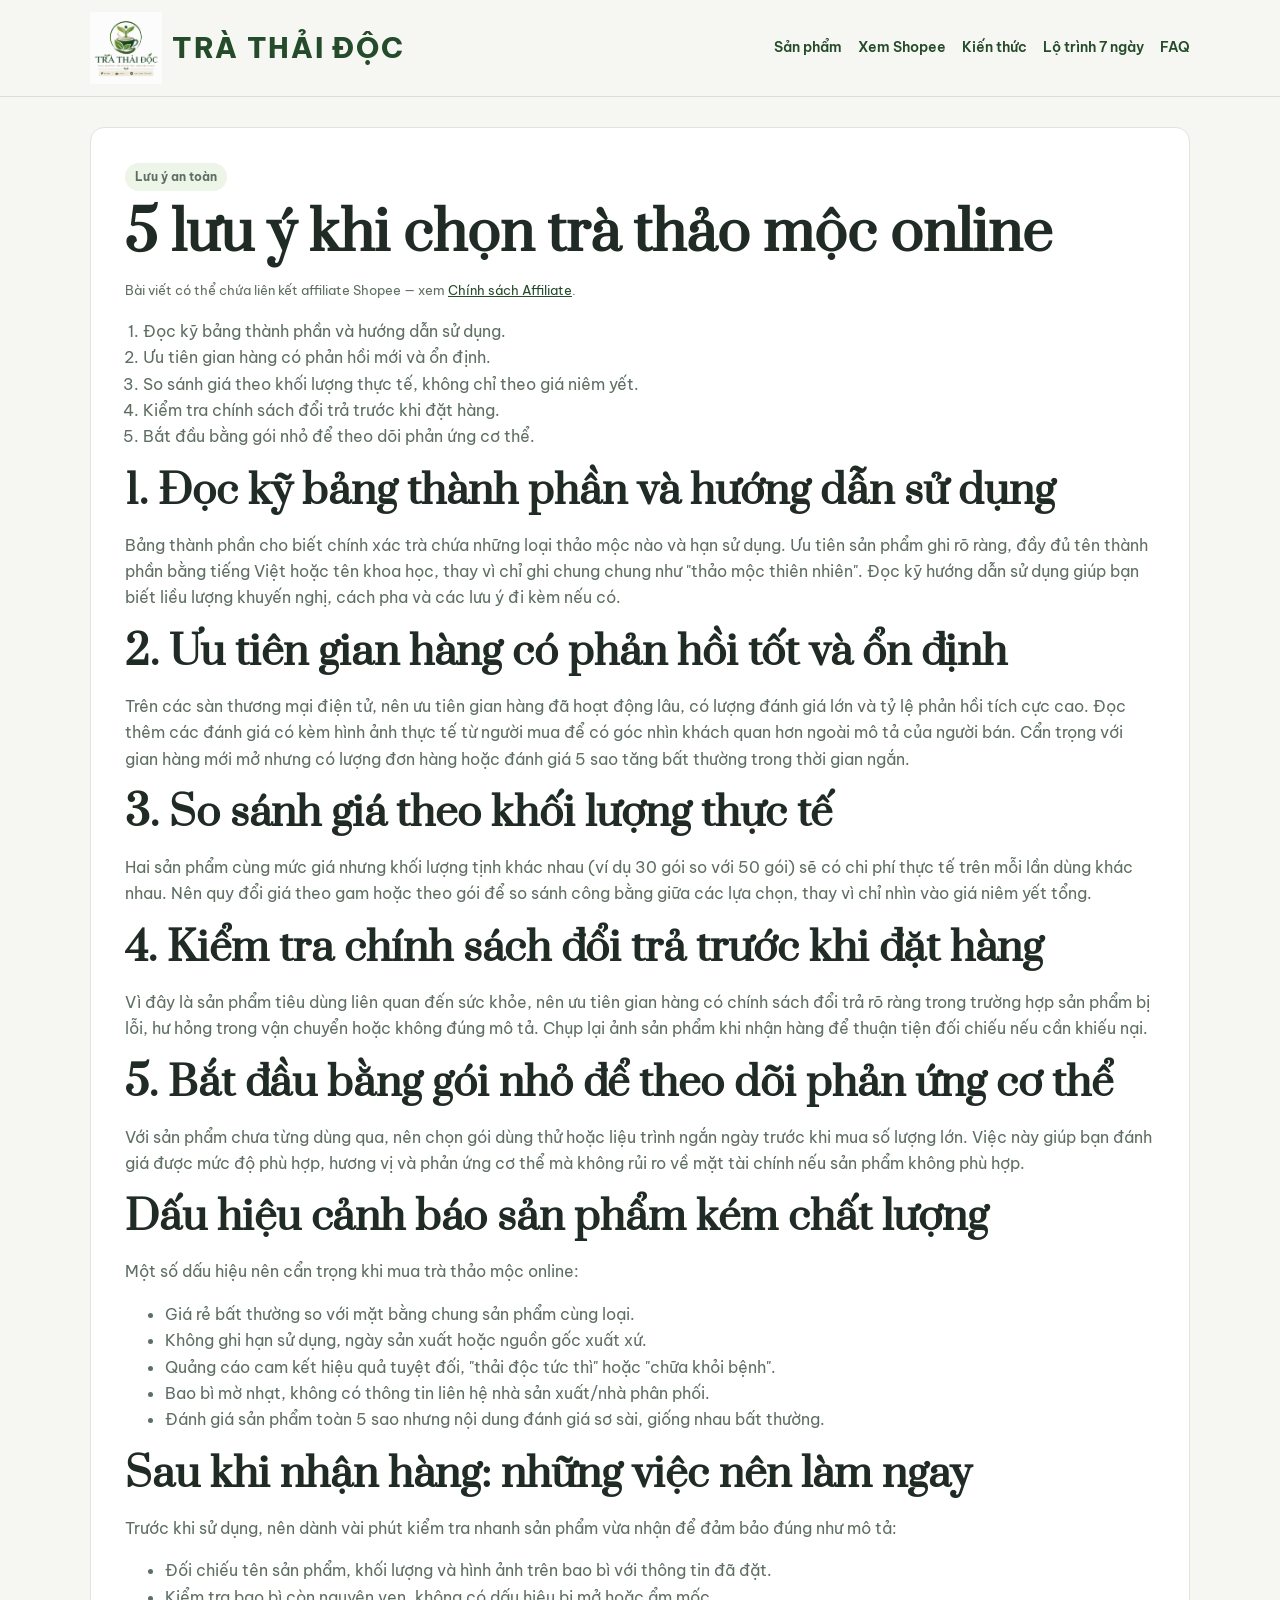
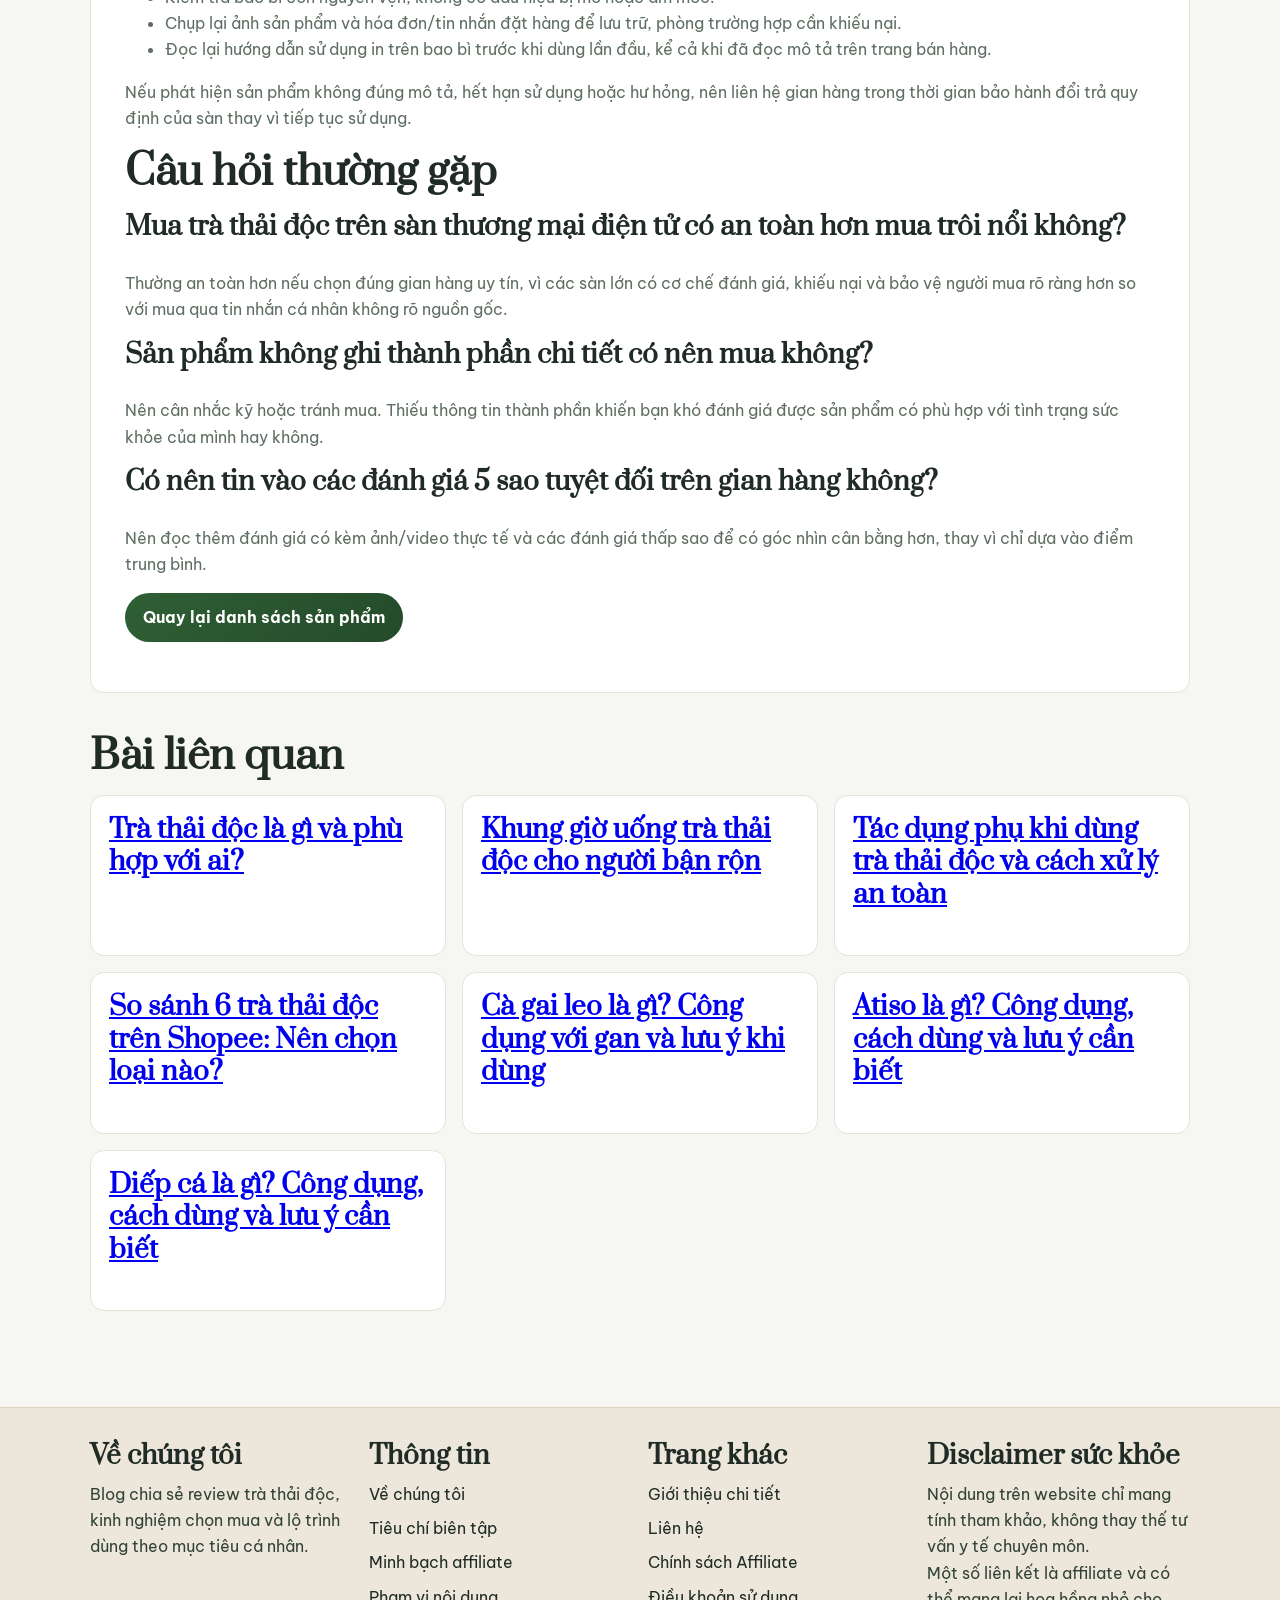
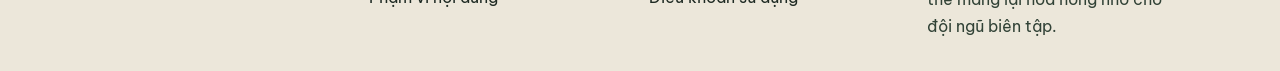
<file: bai-viet-luu-y-khi-mua-tra.html>
<!doctype html><html lang="vi"><head>
  <!-- Google Tag Manager -->
  <script>(function(w,d,s,l,i){w[l]=w[l]||[];w[l].push({'gtm.start':new Date().getTime(),event:'gtm.js'});var f=d.getElementsByTagName(s)[0],j=d.createElement(s),dl=l!='dataLayer'?'&l='+l:'';j.async=true;j.src='https://www.googletagmanager.com/gtm.js?id='+i+dl;f.parentNode.insertBefore(j,f);})(window,document,'script','dataLayer','GTM-MW246P32');</script>
  <!-- End Google Tag Manager -->
  <!-- Google tag (gtag.js) -->
  <script async src="https://www.googletagmanager.com/gtag/js?id=G-WYJTXB1CFN"></script>
  <script>
    window.dataLayer = window.dataLayer || [];
    function gtag(){dataLayer.push(arguments);}
    gtag('js', new Date());
    gtag('config', 'G-WYJTXB1CFN');
  </script><meta charset="UTF-8"><meta name="viewport" content="width=device-width, initial-scale=1.0"><title>5 lưu ý khi chọn trà thảo mộc online</title><meta name="description" content="Checklist 5 lưu ý khi chọn trà thảo mộc online để giảm rủi ro mua sai sản phẩm."><link rel="canonical" href="https://trathaidoc.shop/bai-viet-luu-y-khi-mua-tra.html"><meta property="og:title" content="5 lưu ý khi chọn trà thảo mộc online"><meta property="og:description" content="Checklist 5 lưu ý khi chọn trà thảo mộc online để giảm rủi ro mua sai sản phẩm."><meta property="og:type" content="article"><meta property="og:url" content="https://trathaidoc.shop/bai-viet-luu-y-khi-mua-tra.html"><meta property="og:site_name" content="Trà Thải Độc"><meta property="og:image" content="https://trathaidoc.shop/assets/og/og-image.jpg"><meta property="og:image:width" content="1200"><meta property="og:image:height" content="630"><meta name="twitter:card" content="summary_large_image"><meta name="twitter:image" content="https://trathaidoc.shop/assets/og/og-image.jpg"><meta name="twitter:title" content="5 lưu ý khi chọn trà thảo mộc online"><meta name="twitter:description" content="Checklist 5 lưu ý khi chọn trà thảo mộc online để giảm rủi ro mua sai sản phẩm."><link rel="preconnect" href="https://fonts.googleapis.com"><link rel="preconnect" href="https://fonts.gstatic.com" crossorigin><link href="https://fonts.googleapis.com/css2?family=Be+Vietnam+Pro:wght@400;600;700;800&family=Prata&display=swap" rel="stylesheet"><link rel="stylesheet" href="./styles.css?v=20260805"><script type="application/ld+json">{"@context":"https://schema.org","@type":"Article","headline":"5 lưu ý khi chọn trà thảo mộc online","author":{"@type":"Person","name":"Nguyễn Hữu Hùng","url":"https://trathaidoc.shop/ve-chung-toi.html"},"publisher":{"@type":"Organization","name":"Trà Thải Độc"},"datePublished":"2026-05-31","dateModified":"2026-07-23","mainEntityOfPage":"https://trathaidoc.shop/bai-viet-luu-y-khi-mua-tra.html"}</script><script type="application/ld+json">{"@context":"https://schema.org","@type":"BreadcrumbList","itemListElement":[{"@type":"ListItem","position":1,"name":"Trang chủ","item":"https://trathaidoc.shop/"},{"@type":"ListItem","position":2,"name":"Kiến thức","item":"https://trathaidoc.shop/kien-thuc.html"},{"@type":"ListItem","position":3,"name":"5 lưu ý khi chọn trà thảo mộc online","item":"https://trathaidoc.shop/bai-viet-luu-y-khi-mua-tra.html"}]}</script><script type="application/ld+json">{"@context":"https://schema.org","@type":"FAQPage","mainEntity":[{"@type":"Question","name":"Mua trà thải độc trên sàn thương mại điện tử có an toàn hơn mua trôi nổi không?","acceptedAnswer":{"@type":"Answer","text":"Thường an toàn hơn nếu chọn đúng gian hàng uy tín, vì các sàn lớn có cơ chế đánh giá, khiếu nại và bảo vệ người mua rõ ràng hơn so với mua qua tin nhắn cá nhân không rõ nguồn gốc."}},{"@type":"Question","name":"Sản phẩm không ghi thành phần chi tiết có nên mua không?","acceptedAnswer":{"@type":"Answer","text":"Nên cân nhắc kỹ hoặc tránh mua. Thiếu thông tin thành phần khiến bạn khó đánh giá được sản phẩm có phù hợp với tình trạng sức khỏe của mình hay không."}},{"@type":"Question","name":"Có nên tin vào các đánh giá 5 sao tuyệt đối trên gian hàng không?","acceptedAnswer":{"@type":"Answer","text":"Nên đọc thêm đánh giá có kèm ảnh hoặc video thực tế và các đánh giá thấp sao để có góc nhìn cân bằng hơn, thay vì chỉ dựa vào điểm trung bình."}}]}</script></head><body>
  <!-- Google Tag Manager (noscript) -->
  <noscript><iframe src="https://www.googletagmanager.com/ns.html?id=GTM-MW246P32" height="0" width="0" style="display:none;visibility:hidden"></iframe></noscript>
  <!-- End Google Tag Manager (noscript) --><header class="site-header"><div class="container nav"><a class="brand" href="./index.html" aria-label="Trà Thải Độc"><img src="./assets/logo/tra-thai-doc-logo.png" alt="Logo Trà Thải Độc" width="72" height="72" loading="eager"><span class="brand-title">TRÀ THẢI ĐỘC</span></a><button class="menu-toggle" type="button" aria-expanded="false" aria-controls="mobile-menu" aria-label="Mở menu điều hướng"><span></span><span></span><span></span></button><nav class="menu" aria-label="Điều hướng chính"><a href="./index.html#san-pham">Sản phẩm</a><a href="./index.html#xem-shopee">Xem Shopee</a><a href="./kien-thuc.html">Kiến thức</a><a href="./index.html#lo-trinh">Lộ trình 7 ngày</a><a href="./index.html#faq">FAQ</a></nav></div><nav class="mobile-menu container" id="mobile-menu" aria-label="Điều hướng di động"><a href="./index.html#san-pham">Sản phẩm</a><a href="./index.html#xem-shopee">Xem Shopee</a><a href="./kien-thuc.html">Kiến thức</a><a href="./index.html#lo-trinh">Lộ trình 7 ngày</a><a href="./index.html#faq">FAQ</a></nav><div class="menu-backdrop" aria-hidden="true"></div></header><main class="container page-content"><article class="article-card"><p class="chip">Lưu ý an toàn</p><h1>5 lưu ý khi chọn trà thảo mộc online</h1><p class="affiliate-note">Bài viết có thể chứa liên kết affiliate Shopee — xem <a href="./chinh-sach-affiliate.html">Chính sách Affiliate</a>.</p><ol><li>Đọc kỹ bảng thành phần và hướng dẫn sử dụng.</li><li>Ưu tiên gian hàng có phản hồi mới và ổn định.</li><li>So sánh giá theo khối lượng thực tế, không chỉ theo giá niêm yết.</li><li>Kiểm tra chính sách đổi trả trước khi đặt hàng.</li><li>Bắt đầu bằng gói nhỏ để theo dõi phản ứng cơ thể.</li></ol>

<h2>1. Đọc kỹ bảng thành phần và hướng dẫn sử dụng</h2>
<p>Bảng thành phần cho biết chính xác trà chứa những loại thảo mộc nào và hạn sử dụng. Ưu tiên sản phẩm ghi rõ ràng, đầy đủ tên thành phần bằng tiếng Việt hoặc tên khoa học, thay vì chỉ ghi chung chung như "thảo mộc thiên nhiên". Đọc kỹ hướng dẫn sử dụng giúp bạn biết liều lượng khuyến nghị, cách pha và các lưu ý đi kèm nếu có.</p>

<h2>2. Ưu tiên gian hàng có phản hồi tốt và ổn định</h2>
<p>Trên các sàn thương mại điện tử, nên ưu tiên gian hàng đã hoạt động lâu, có lượng đánh giá lớn và tỷ lệ phản hồi tích cực cao. Đọc thêm các đánh giá có kèm hình ảnh thực tế từ người mua để có góc nhìn khách quan hơn ngoài mô tả của người bán. Cẩn trọng với gian hàng mới mở nhưng có lượng đơn hàng hoặc đánh giá 5 sao tăng bất thường trong thời gian ngắn.</p>

<h2>3. So sánh giá theo khối lượng thực tế</h2>
<p>Hai sản phẩm cùng mức giá nhưng khối lượng tịnh khác nhau (ví dụ 30 gói so với 50 gói) sẽ có chi phí thực tế trên mỗi lần dùng khác nhau. Nên quy đổi giá theo gam hoặc theo gói để so sánh công bằng giữa các lựa chọn, thay vì chỉ nhìn vào giá niêm yết tổng.</p>

<h2>4. Kiểm tra chính sách đổi trả trước khi đặt hàng</h2>
<p>Vì đây là sản phẩm tiêu dùng liên quan đến sức khỏe, nên ưu tiên gian hàng có chính sách đổi trả rõ ràng trong trường hợp sản phẩm bị lỗi, hư hỏng trong vận chuyển hoặc không đúng mô tả. Chụp lại ảnh sản phẩm khi nhận hàng để thuận tiện đối chiếu nếu cần khiếu nại.</p>

<h2>5. Bắt đầu bằng gói nhỏ để theo dõi phản ứng cơ thể</h2>
<p>Với sản phẩm chưa từng dùng qua, nên chọn gói dùng thử hoặc liệu trình ngắn ngày trước khi mua số lượng lớn. Việc này giúp bạn đánh giá được mức độ phù hợp, hương vị và phản ứng cơ thể mà không rủi ro về mặt tài chính nếu sản phẩm không phù hợp.</p>

<h2>Dấu hiệu cảnh báo sản phẩm kém chất lượng</h2>
<p>Một số dấu hiệu nên cẩn trọng khi mua trà thảo mộc online:</p>
<ul>
<li>Giá rẻ bất thường so với mặt bằng chung sản phẩm cùng loại.</li>
<li>Không ghi hạn sử dụng, ngày sản xuất hoặc nguồn gốc xuất xứ.</li>
<li>Quảng cáo cam kết hiệu quả tuyệt đối, "thải độc tức thì" hoặc "chữa khỏi bệnh".</li>
<li>Bao bì mờ nhạt, không có thông tin liên hệ nhà sản xuất/nhà phân phối.</li>
<li>Đánh giá sản phẩm toàn 5 sao nhưng nội dung đánh giá sơ sài, giống nhau bất thường.</li>
</ul>

<h2>Sau khi nhận hàng: những việc nên làm ngay</h2>
<p>Trước khi sử dụng, nên dành vài phút kiểm tra nhanh sản phẩm vừa nhận để đảm bảo đúng như mô tả:</p>
<ul>
<li>Đối chiếu tên sản phẩm, khối lượng và hình ảnh trên bao bì với thông tin đã đặt.</li>
<li>Kiểm tra bao bì còn nguyên vẹn, không có dấu hiệu bị mở hoặc ẩm mốc.</li>
<li>Chụp lại ảnh sản phẩm và hóa đơn/tin nhắn đặt hàng để lưu trữ, phòng trường hợp cần khiếu nại.</li>
<li>Đọc lại hướng dẫn sử dụng in trên bao bì trước khi dùng lần đầu, kể cả khi đã đọc mô tả trên trang bán hàng.</li>
</ul>
<p>Nếu phát hiện sản phẩm không đúng mô tả, hết hạn sử dụng hoặc hư hỏng, nên liên hệ gian hàng trong thời gian bảo hành đổi trả quy định của sàn thay vì tiếp tục sử dụng.</p>

<h2>Câu hỏi thường gặp</h2>
<h3>Mua trà thải độc trên sàn thương mại điện tử có an toàn hơn mua trôi nổi không?</h3>
<p>Thường an toàn hơn nếu chọn đúng gian hàng uy tín, vì các sàn lớn có cơ chế đánh giá, khiếu nại và bảo vệ người mua rõ ràng hơn so với mua qua tin nhắn cá nhân không rõ nguồn gốc.</p>
<h3>Sản phẩm không ghi thành phần chi tiết có nên mua không?</h3>
<p>Nên cân nhắc kỹ hoặc tránh mua. Thiếu thông tin thành phần khiến bạn khó đánh giá được sản phẩm có phù hợp với tình trạng sức khỏe của mình hay không.</p>
<h3>Có nên tin vào các đánh giá 5 sao tuyệt đối trên gian hàng không?</h3>
<p>Nên đọc thêm đánh giá có kèm ảnh/video thực tế và các đánh giá thấp sao để có góc nhìn cân bằng hơn, thay vì chỉ dựa vào điểm trung bình.</p>

<p><a class="btn btn-primary" href="./index.html#san-pham">Quay lại danh sách sản phẩm</a></p></article><section class="section"><h2>Bài liên quan</h2><div class="grid grid-3"><article class="card"><h3><a href="./bai-viet-tra-thai-doc-la-gi.html">Trà thải độc là gì và phù hợp với ai?</a></h3></article><article class="card"><h3><a href="./bai-viet-khung-gio-uong-tra.html">Khung giờ uống trà thải độc cho người bận rộn</a></h3></article><article class="card"><h3><a href="./bai-viet-tac-dung-phu-tra-thai-doc.html">Tác dụng phụ khi dùng trà thải độc và cách xử lý an toàn</a></h3></article><article class="card"><h3><a href="./bai-viet-so-sanh-tra-thai-doc.html">So sánh 6 trà thải độc trên Shopee: Nên chọn loại nào?</a></h3></article><article class="card"><h3><a href="./bai-viet-ca-gai-leo.html">Cà gai leo là gì? Công dụng với gan và lưu ý khi dùng</a></h3></article><article class="card"><h3><a href="./bai-viet-atiso.html">Atiso là gì? Công dụng, cách dùng và lưu ý cần biết</a></h3></article><article class="card"><h3><a href="./bai-viet-diep-ca.html">Diếp cá là gì? Công dụng, cách dùng và lưu ý cần biết</a></h3></article></div></section></main><footer class="site-footer"><div class="container grid grid-4"><div><h3>Về chúng tôi</h3><p>Blog chia sẻ review trà thải độc, kinh nghiệm chọn mua và lộ trình dùng theo mục tiêu cá nhân.</p></div><div><h3>Thông tin</h3><ul class="footer-links"><li><a href="./index.html#ve-chung-toi">Về chúng tôi</a></li><li><a href="./index.html#tieu-chi-bien-tap">Tiêu chí biên tập</a></li><li><a href="./index.html#minh-bach-affiliate">Minh bạch affiliate</a></li><li><a href="./index.html#pham-vi-noi-dung">Phạm vi nội dung</a></li></ul></div><div><h3>Trang khác</h3><ul class="footer-links"><li><a href="./ve-chung-toi.html">Giới thiệu chi tiết</a></li><li><a href="./lien-he.html">Liên hệ</a></li><li><a href="./chinh-sach-affiliate.html">Chính sách Affiliate</a></li><li><a href="./dieu-khoan-su-dung.html">Điều khoản sử dụng</a></li></ul></div><div><h3>Disclaimer sức khỏe</h3><p>Nội dung trên website chỉ mang tính tham khảo, không thay thế tư vấn y tế chuyên môn.</p><p>Một số liên kết là affiliate và có thể mang lại hoa hồng nhỏ cho đội ngũ biên tập.</p></div></div></footer><div class="mobile-buy-bar"><a href="./index.html#san-pham" class="mobile-buy-btn">Xem sản phẩm và mua trên Shopee</a></div><script src="./script.js?v=20260805"></script></body></html>
</file>
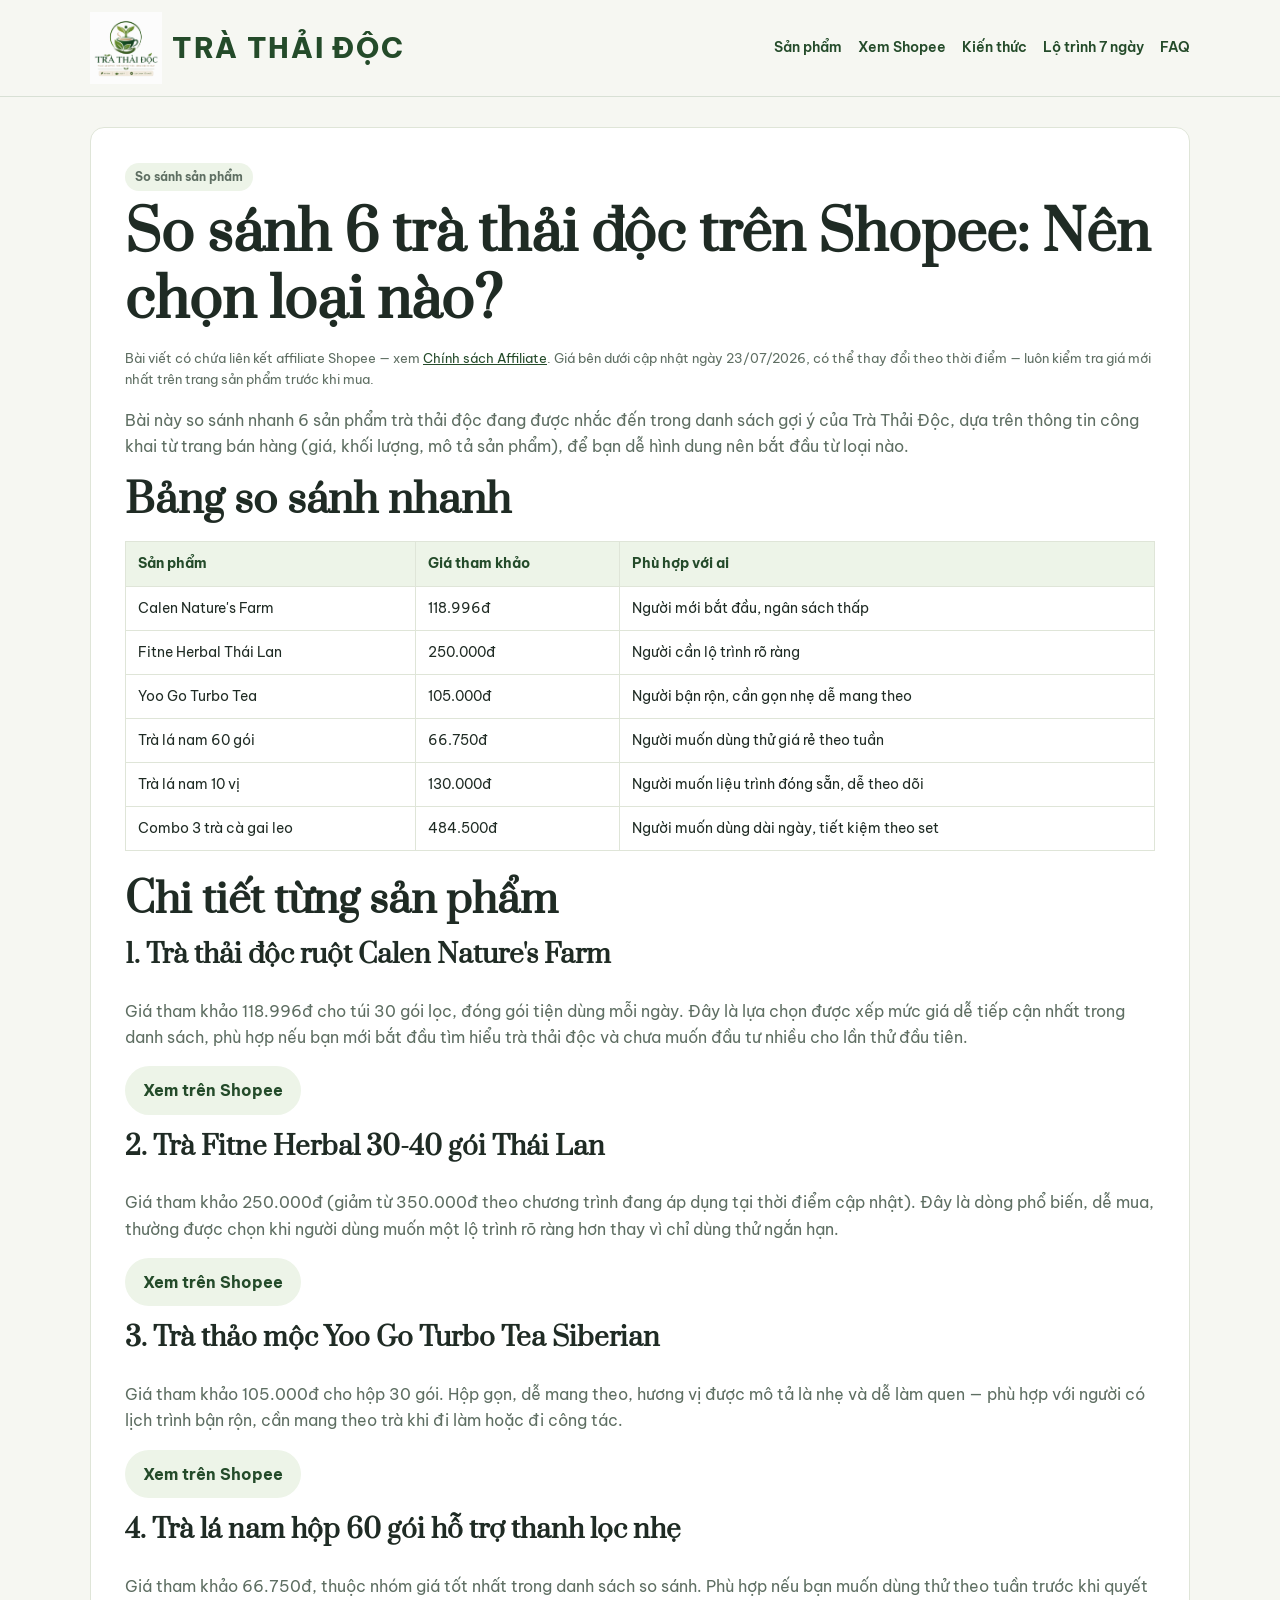
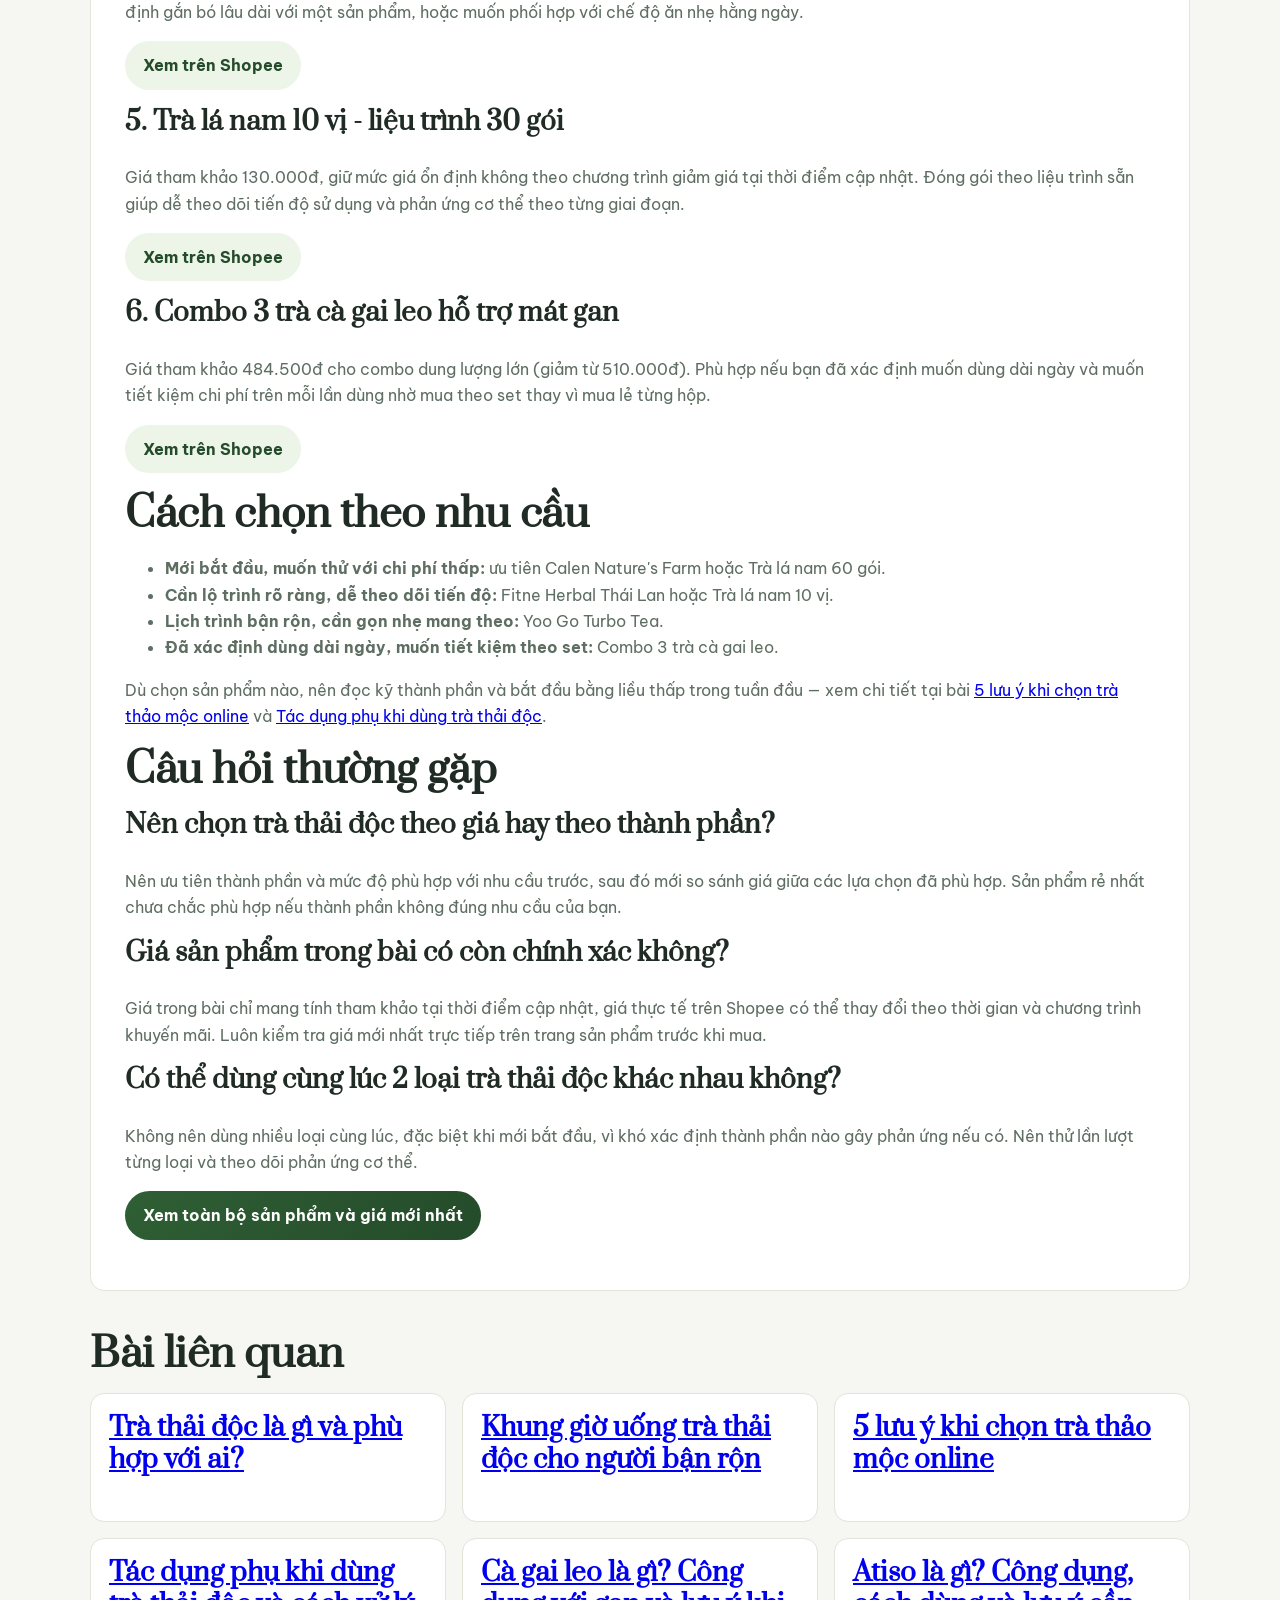
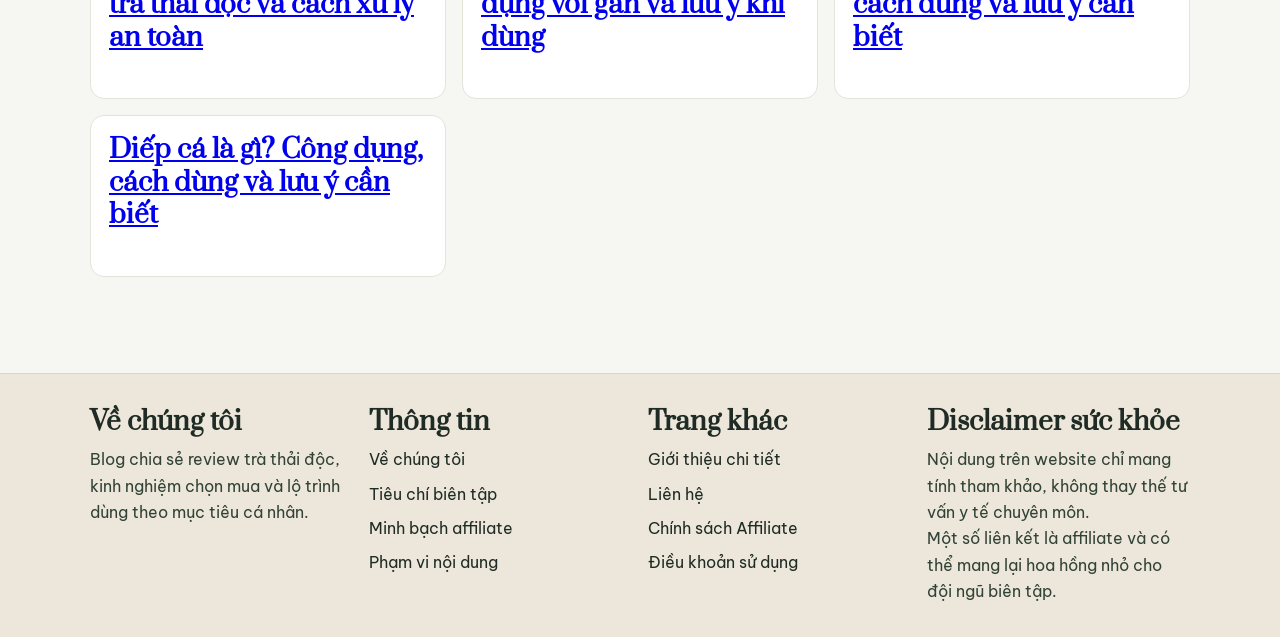
<file: bai-viet-so-sanh-tra-thai-doc.html>
<!doctype html><html lang="vi"><head>
  <!-- Google Tag Manager -->
  <script>(function(w,d,s,l,i){w[l]=w[l]||[];w[l].push({'gtm.start':new Date().getTime(),event:'gtm.js'});var f=d.getElementsByTagName(s)[0],j=d.createElement(s),dl=l!='dataLayer'?'&l='+l:'';j.async=true;j.src='https://www.googletagmanager.com/gtm.js?id='+i+dl;f.parentNode.insertBefore(j,f);})(window,document,'script','dataLayer','GTM-MW246P32');</script>
  <!-- End Google Tag Manager -->
  <!-- Google tag (gtag.js) -->
  <script async src="https://www.googletagmanager.com/gtag/js?id=G-WYJTXB1CFN"></script>
  <script>
    window.dataLayer = window.dataLayer || [];
    function gtag(){dataLayer.push(arguments);}
    gtag('js', new Date());
    gtag('config', 'G-WYJTXB1CFN');
  </script><meta charset="UTF-8"><meta name="viewport" content="width=device-width, initial-scale=1.0"><title>So sánh 6 trà thải độc trên Shopee: Nên chọn loại nào?</title><meta name="description" content="So sánh giá, đặc điểm và đối tượng phù hợp của 6 loại trà thải độc đang được quan tâm trên Shopee để bạn dễ chọn hơn."><link rel="canonical" href="https://trathaidoc.shop/bai-viet-so-sanh-tra-thai-doc.html"><meta property="og:title" content="So sánh 6 trà thải độc trên Shopee: Nên chọn loại nào?"><meta property="og:description" content="So sánh giá, đặc điểm và đối tượng phù hợp của 6 loại trà thải độc đang được quan tâm trên Shopee để bạn dễ chọn hơn."><meta property="og:type" content="article"><meta property="og:url" content="https://trathaidoc.shop/bai-viet-so-sanh-tra-thai-doc.html"><meta property="og:site_name" content="Trà Thải Độc"><meta property="og:image" content="https://trathaidoc.shop/assets/og/og-image.jpg"><meta property="og:image:width" content="1200"><meta property="og:image:height" content="630"><meta name="twitter:card" content="summary_large_image"><meta name="twitter:image" content="https://trathaidoc.shop/assets/og/og-image.jpg"><meta name="twitter:title" content="So sánh 6 trà thải độc trên Shopee: Nên chọn loại nào?"><meta name="twitter:description" content="So sánh giá, đặc điểm và đối tượng phù hợp của 6 loại trà thải độc đang được quan tâm trên Shopee để bạn dễ chọn hơn."><link rel="preconnect" href="https://fonts.googleapis.com"><link rel="preconnect" href="https://fonts.gstatic.com" crossorigin><link href="https://fonts.googleapis.com/css2?family=Be+Vietnam+Pro:wght@400;600;700;800&family=Prata&display=swap" rel="stylesheet"><link rel="stylesheet" href="./styles.css?v=20260805"><script type="application/ld+json">{"@context":"https://schema.org","@type":"Article","headline":"So sánh 6 trà thải độc trên Shopee: Nên chọn loại nào?","author":{"@type":"Person","name":"Nguyễn Hữu Hùng","url":"https://trathaidoc.shop/ve-chung-toi.html"},"publisher":{"@type":"Organization","name":"Trà Thải Độc"},"datePublished":"2026-07-23","dateModified":"2026-07-23","mainEntityOfPage":"https://trathaidoc.shop/bai-viet-so-sanh-tra-thai-doc.html"}</script><script type="application/ld+json">{"@context":"https://schema.org","@type":"BreadcrumbList","itemListElement":[{"@type":"ListItem","position":1,"name":"Trang chủ","item":"https://trathaidoc.shop/"},{"@type":"ListItem","position":2,"name":"Kiến thức","item":"https://trathaidoc.shop/kien-thuc.html"},{"@type":"ListItem","position":3,"name":"So sánh 6 trà thải độc trên Shopee: Nên chọn loại nào?","item":"https://trathaidoc.shop/bai-viet-so-sanh-tra-thai-doc.html"}]}</script><script type="application/ld+json">{"@context":"https://schema.org","@type":"FAQPage","mainEntity":[{"@type":"Question","name":"Nên chọn trà thải độc theo giá hay theo thành phần?","acceptedAnswer":{"@type":"Answer","text":"Nên ưu tiên thành phần và mức độ phù hợp với nhu cầu trước, sau đó mới so sánh giá giữa các lựa chọn đã phù hợp. Sản phẩm rẻ nhất chưa chắc phù hợp nếu thành phần không đúng nhu cầu của bạn."}},{"@type":"Question","name":"Giá sản phẩm trong bài có còn chính xác không?","acceptedAnswer":{"@type":"Answer","text":"Giá trong bài chỉ mang tính tham khảo tại thời điểm cập nhật, giá thực tế trên Shopee có thể thay đổi theo thời gian và chương trình khuyến mãi. Luôn kiểm tra giá mới nhất trực tiếp trên trang sản phẩm trước khi mua."}},{"@type":"Question","name":"Có thể dùng cùng lúc 2 loại trà thải độc khác nhau không?","acceptedAnswer":{"@type":"Answer","text":"Không nên dùng nhiều loại cùng lúc, đặc biệt khi mới bắt đầu, vì khó xác định thành phần nào gây phản ứng nếu có. Nên thử lần lượt từng loại và theo dõi phản ứng cơ thể."}}]}</script></head><body>
  <!-- Google Tag Manager (noscript) -->
  <noscript><iframe src="https://www.googletagmanager.com/ns.html?id=GTM-MW246P32" height="0" width="0" style="display:none;visibility:hidden"></iframe></noscript>
  <!-- End Google Tag Manager (noscript) --><header class="site-header"><div class="container nav"><a class="brand" href="./index.html" aria-label="Trà Thải Độc"><img src="./assets/logo/tra-thai-doc-logo.png" alt="Logo Trà Thải Độc" width="72" height="72" loading="eager"><span class="brand-title">TRÀ THẢI ĐỘC</span></a><button class="menu-toggle" type="button" aria-expanded="false" aria-controls="mobile-menu" aria-label="Mở menu điều hướng"><span></span><span></span><span></span></button><nav class="menu" aria-label="Điều hướng chính"><a href="./index.html#san-pham">Sản phẩm</a><a href="./index.html#xem-shopee">Xem Shopee</a><a href="./kien-thuc.html">Kiến thức</a><a href="./index.html#lo-trinh">Lộ trình 7 ngày</a><a href="./index.html#faq">FAQ</a></nav></div><nav class="mobile-menu container" id="mobile-menu" aria-label="Điều hướng di động"><a href="./index.html#san-pham">Sản phẩm</a><a href="./index.html#xem-shopee">Xem Shopee</a><a href="./kien-thuc.html">Kiến thức</a><a href="./index.html#lo-trinh">Lộ trình 7 ngày</a><a href="./index.html#faq">FAQ</a></nav><div class="menu-backdrop" aria-hidden="true"></div></header><main class="container page-content"><article class="article-card">
<p class="chip">So sánh sản phẩm</p>
<h1>So sánh 6 trà thải độc trên Shopee: Nên chọn loại nào?</h1>
<p class="affiliate-note">Bài viết có chứa liên kết affiliate Shopee — xem <a href="./chinh-sach-affiliate.html">Chính sách Affiliate</a>. Giá bên dưới cập nhật ngày 23/07/2026, có thể thay đổi theo thời điểm — luôn kiểm tra giá mới nhất trên trang sản phẩm trước khi mua.</p>
<p>Bài này so sánh nhanh 6 sản phẩm trà thải độc đang được nhắc đến trong danh sách gợi ý của Trà Thải Độc, dựa trên thông tin công khai từ trang bán hàng (giá, khối lượng, mô tả sản phẩm), để bạn dễ hình dung nên bắt đầu từ loại nào.</p>

<h2>Bảng so sánh nhanh</h2>
<table class="compare-table">
<thead><tr><th>Sản phẩm</th><th>Giá tham khảo</th><th>Phù hợp với ai</th></tr></thead>
<tbody>
<tr><td>Calen Nature's Farm</td><td>118.996đ</td><td>Người mới bắt đầu, ngân sách thấp</td></tr>
<tr><td>Fitne Herbal Thái Lan</td><td>250.000đ</td><td>Người cần lộ trình rõ ràng</td></tr>
<tr><td>Yoo Go Turbo Tea</td><td>105.000đ</td><td>Người bận rộn, cần gọn nhẹ dễ mang theo</td></tr>
<tr><td>Trà lá nam 60 gói</td><td>66.750đ</td><td>Người muốn dùng thử giá rẻ theo tuần</td></tr>
<tr><td>Trà lá nam 10 vị</td><td>130.000đ</td><td>Người muốn liệu trình đóng sẵn, dễ theo dõi</td></tr>
<tr><td>Combo 3 trà cà gai leo</td><td>484.500đ</td><td>Người muốn dùng dài ngày, tiết kiệm theo set</td></tr>
</tbody>
</table>

<h2>Chi tiết từng sản phẩm</h2>

<h3>1. Trà thải độc ruột Calen Nature's Farm</h3>
<p>Giá tham khảo 118.996đ cho túi 30 gói lọc, đóng gói tiện dùng mỗi ngày. Đây là lựa chọn được xếp mức giá dễ tiếp cận nhất trong danh sách, phù hợp nếu bạn mới bắt đầu tìm hiểu trà thải độc và chưa muốn đầu tư nhiều cho lần thử đầu tiên.</p>
<p><a class="btn btn-secondary" href="https://s.shopee.vn/6VL7g3Pxih" target="_blank" rel="noopener noreferrer sponsored nofollow">Xem trên Shopee</a></p>

<h3>2. Trà Fitne Herbal 30-40 gói Thái Lan</h3>
<p>Giá tham khảo 250.000đ (giảm từ 350.000đ theo chương trình đang áp dụng tại thời điểm cập nhật). Đây là dòng phổ biến, dễ mua, thường được chọn khi người dùng muốn một lộ trình rõ ràng hơn thay vì chỉ dùng thử ngắn hạn.</p>
<p><a class="btn btn-secondary" href="https://s.shopee.vn/40dmhj6L3v" target="_blank" rel="noopener noreferrer sponsored nofollow">Xem trên Shopee</a></p>

<h3>3. Trà thảo mộc Yoo Go Turbo Tea Siberian</h3>
<p>Giá tham khảo 105.000đ cho hộp 30 gói. Hộp gọn, dễ mang theo, hương vị được mô tả là nhẹ và dễ làm quen — phù hợp với người có lịch trình bận rộn, cần mang theo trà khi đi làm hoặc đi công tác.</p>
<p><a class="btn btn-secondary" href="https://s.shopee.vn/50WJtxSJGg" target="_blank" rel="noopener noreferrer sponsored nofollow">Xem trên Shopee</a></p>

<h3>4. Trà lá nam hộp 60 gói hỗ trợ thanh lọc nhẹ</h3>
<p>Giá tham khảo 66.750đ, thuộc nhóm giá tốt nhất trong danh sách so sánh. Phù hợp nếu bạn muốn dùng thử theo tuần trước khi quyết định gắn bó lâu dài với một sản phẩm, hoặc muốn phối hợp với chế độ ăn nhẹ hằng ngày.</p>
<p><a class="btn btn-secondary" href="https://s.shopee.vn/9UyjGgqfHc" target="_blank" rel="noopener noreferrer sponsored nofollow">Xem trên Shopee</a></p>

<h3>5. Trà lá nam 10 vị - liệu trình 30 gói</h3>
<p>Giá tham khảo 130.000đ, giữ mức giá ổn định không theo chương trình giảm giá tại thời điểm cập nhật. Đóng gói theo liệu trình sẵn giúp dễ theo dõi tiến độ sử dụng và phản ứng cơ thể theo từng giai đoạn.</p>
<p><a class="btn btn-secondary" href="https://s.shopee.vn/110B9PN46F" target="_blank" rel="noopener noreferrer sponsored nofollow">Xem trên Shopee</a></p>

<h3>6. Combo 3 trà cà gai leo hỗ trợ mát gan</h3>
<p>Giá tham khảo 484.500đ cho combo dung lượng lớn (giảm từ 510.000đ). Phù hợp nếu bạn đã xác định muốn dùng dài ngày và muốn tiết kiệm chi phí trên mỗi lần dùng nhờ mua theo set thay vì mua lẻ từng hộp.</p>
<p><a class="btn btn-secondary" href="https://s.shopee.vn/2qRpL5Hxzc" target="_blank" rel="noopener noreferrer sponsored nofollow">Xem trên Shopee</a></p>

<h2>Cách chọn theo nhu cầu</h2>
<ul>
<li><strong>Mới bắt đầu, muốn thử với chi phí thấp:</strong> ưu tiên Calen Nature's Farm hoặc Trà lá nam 60 gói.</li>
<li><strong>Cần lộ trình rõ ràng, dễ theo dõi tiến độ:</strong> Fitne Herbal Thái Lan hoặc Trà lá nam 10 vị.</li>
<li><strong>Lịch trình bận rộn, cần gọn nhẹ mang theo:</strong> Yoo Go Turbo Tea.</li>
<li><strong>Đã xác định dùng dài ngày, muốn tiết kiệm theo set:</strong> Combo 3 trà cà gai leo.</li>
</ul>
<p>Dù chọn sản phẩm nào, nên đọc kỹ thành phần và bắt đầu bằng liều thấp trong tuần đầu — xem chi tiết tại bài <a href="./bai-viet-luu-y-khi-mua-tra.html">5 lưu ý khi chọn trà thảo mộc online</a> và <a href="./bai-viet-tac-dung-phu-tra-thai-doc.html">Tác dụng phụ khi dùng trà thải độc</a>.</p>

<h2>Câu hỏi thường gặp</h2>
<h3>Nên chọn trà thải độc theo giá hay theo thành phần?</h3>
<p>Nên ưu tiên thành phần và mức độ phù hợp với nhu cầu trước, sau đó mới so sánh giá giữa các lựa chọn đã phù hợp. Sản phẩm rẻ nhất chưa chắc phù hợp nếu thành phần không đúng nhu cầu của bạn.</p>
<h3>Giá sản phẩm trong bài có còn chính xác không?</h3>
<p>Giá trong bài chỉ mang tính tham khảo tại thời điểm cập nhật, giá thực tế trên Shopee có thể thay đổi theo thời gian và chương trình khuyến mãi. Luôn kiểm tra giá mới nhất trực tiếp trên trang sản phẩm trước khi mua.</p>
<h3>Có thể dùng cùng lúc 2 loại trà thải độc khác nhau không?</h3>
<p>Không nên dùng nhiều loại cùng lúc, đặc biệt khi mới bắt đầu, vì khó xác định thành phần nào gây phản ứng nếu có. Nên thử lần lượt từng loại và theo dõi phản ứng cơ thể.</p>

<p><a class="btn btn-primary" href="./index.html#san-pham">Xem toàn bộ sản phẩm và giá mới nhất</a></p>
</article>
<section class="section"><h2>Bài liên quan</h2><div class="grid grid-3"><article class="card"><h3><a href="./bai-viet-tra-thai-doc-la-gi.html">Trà thải độc là gì và phù hợp với ai?</a></h3></article><article class="card"><h3><a href="./bai-viet-khung-gio-uong-tra.html">Khung giờ uống trà thải độc cho người bận rộn</a></h3></article><article class="card"><h3><a href="./bai-viet-luu-y-khi-mua-tra.html">5 lưu ý khi chọn trà thảo mộc online</a></h3></article><article class="card"><h3><a href="./bai-viet-tac-dung-phu-tra-thai-doc.html">Tác dụng phụ khi dùng trà thải độc và cách xử lý an toàn</a></h3></article><article class="card"><h3><a href="./bai-viet-ca-gai-leo.html">Cà gai leo là gì? Công dụng với gan và lưu ý khi dùng</a></h3></article><article class="card"><h3><a href="./bai-viet-atiso.html">Atiso là gì? Công dụng, cách dùng và lưu ý cần biết</a></h3></article><article class="card"><h3><a href="./bai-viet-diep-ca.html">Diếp cá là gì? Công dụng, cách dùng và lưu ý cần biết</a></h3></article></div></section></main><footer class="site-footer"><div class="container grid grid-4"><div><h3>Về chúng tôi</h3><p>Blog chia sẻ review trà thải độc, kinh nghiệm chọn mua và lộ trình dùng theo mục tiêu cá nhân.</p></div><div><h3>Thông tin</h3><ul class="footer-links"><li><a href="./index.html#ve-chung-toi">Về chúng tôi</a></li><li><a href="./index.html#tieu-chi-bien-tap">Tiêu chí biên tập</a></li><li><a href="./index.html#minh-bach-affiliate">Minh bạch affiliate</a></li><li><a href="./index.html#pham-vi-noi-dung">Phạm vi nội dung</a></li></ul></div><div><h3>Trang khác</h3><ul class="footer-links"><li><a href="./ve-chung-toi.html">Giới thiệu chi tiết</a></li><li><a href="./lien-he.html">Liên hệ</a></li><li><a href="./chinh-sach-affiliate.html">Chính sách Affiliate</a></li><li><a href="./dieu-khoan-su-dung.html">Điều khoản sử dụng</a></li></ul></div><div><h3>Disclaimer sức khỏe</h3><p>Nội dung trên website chỉ mang tính tham khảo, không thay thế tư vấn y tế chuyên môn.</p><p>Một số liên kết là affiliate và có thể mang lại hoa hồng nhỏ cho đội ngũ biên tập.</p></div></div></footer><div class="mobile-buy-bar"><a href="./index.html#san-pham" class="mobile-buy-btn">Xem sản phẩm và mua trên Shopee</a></div><script src="./script.js?v=20260805"></script></body></html>
</file>
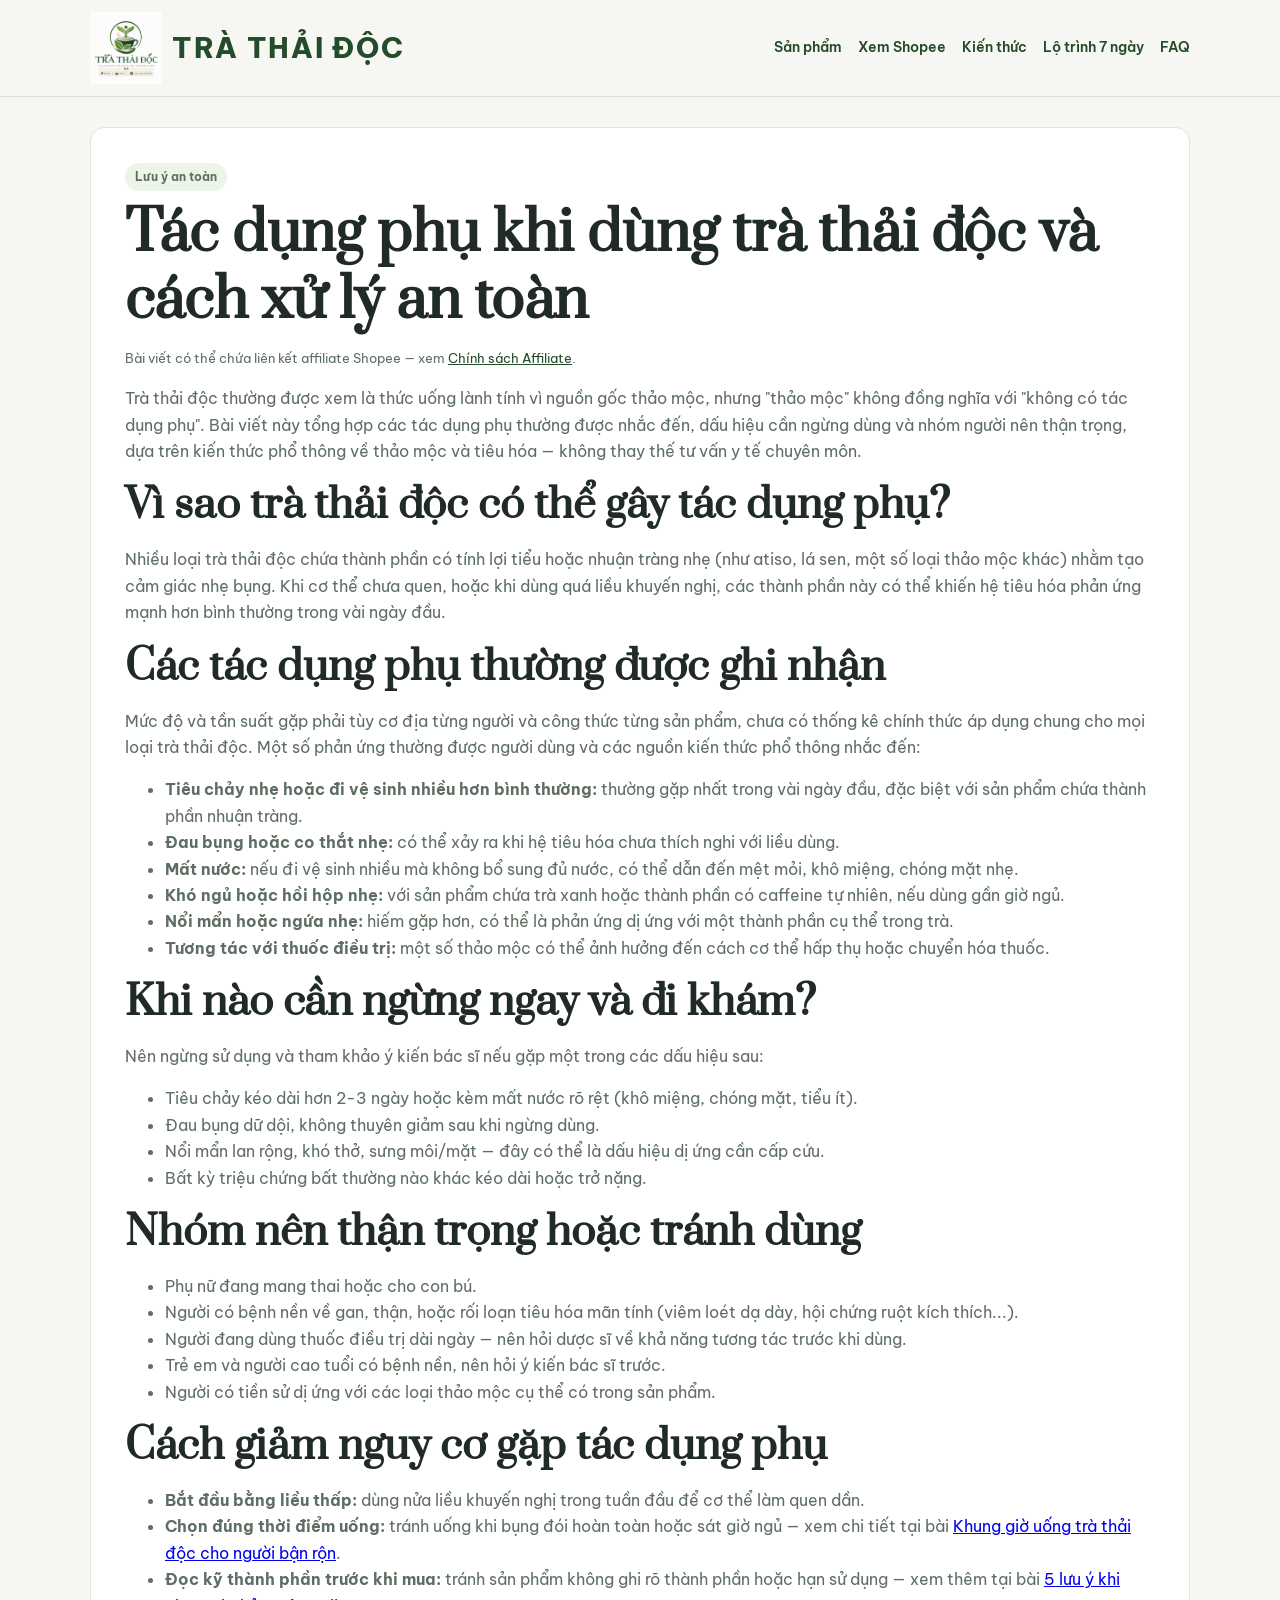
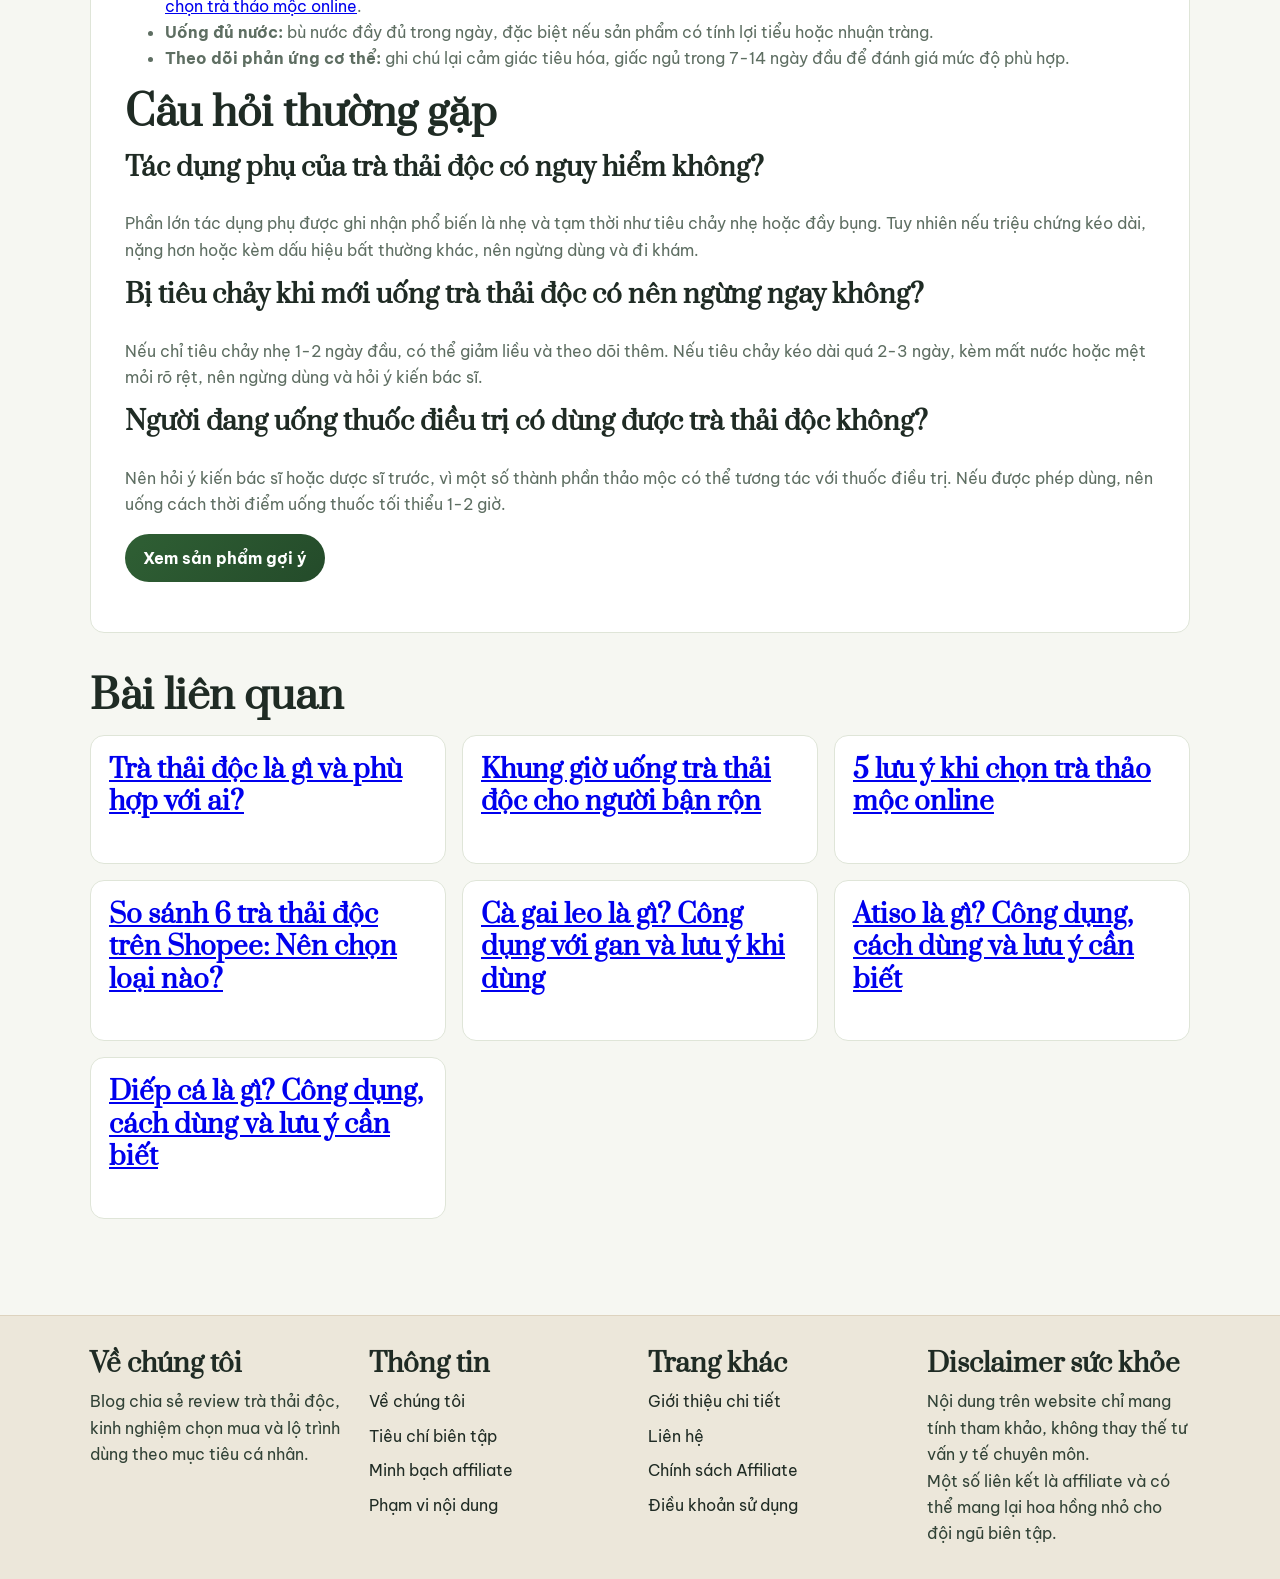
<file: bai-viet-tac-dung-phu-tra-thai-doc.html>
<!doctype html><html lang="vi"><head>
  <!-- Google Tag Manager -->
  <script>(function(w,d,s,l,i){w[l]=w[l]||[];w[l].push({'gtm.start':new Date().getTime(),event:'gtm.js'});var f=d.getElementsByTagName(s)[0],j=d.createElement(s),dl=l!='dataLayer'?'&l='+l:'';j.async=true;j.src='https://www.googletagmanager.com/gtm.js?id='+i+dl;f.parentNode.insertBefore(j,f);})(window,document,'script','dataLayer','GTM-MW246P32');</script>
  <!-- End Google Tag Manager -->
  <!-- Google tag (gtag.js) -->
  <script async src="https://www.googletagmanager.com/gtag/js?id=G-WYJTXB1CFN"></script>
  <script>
    window.dataLayer = window.dataLayer || [];
    function gtag(){dataLayer.push(arguments);}
    gtag('js', new Date());
    gtag('config', 'G-WYJTXB1CFN');
  </script><meta charset="UTF-8"><meta name="viewport" content="width=device-width, initial-scale=1.0"><title>Tác dụng phụ khi dùng trà thải độc và cách xử lý an toàn</title><meta name="description" content="Tìm hiểu các tác dụng phụ thường gặp khi dùng trà thải độc, dấu hiệu cần ngừng ngay và nhóm người nên thận trọng trước khi dùng."><link rel="canonical" href="https://trathaidoc.shop/bai-viet-tac-dung-phu-tra-thai-doc.html"><meta property="og:title" content="Tác dụng phụ khi dùng trà thải độc và cách xử lý an toàn"><meta property="og:description" content="Tìm hiểu các tác dụng phụ thường gặp khi dùng trà thải độc, dấu hiệu cần ngừng ngay và nhóm người nên thận trọng trước khi dùng."><meta property="og:type" content="article"><meta property="og:url" content="https://trathaidoc.shop/bai-viet-tac-dung-phu-tra-thai-doc.html"><meta property="og:site_name" content="Trà Thải Độc"><meta property="og:image" content="https://trathaidoc.shop/assets/og/og-image.jpg"><meta property="og:image:width" content="1200"><meta property="og:image:height" content="630"><meta name="twitter:card" content="summary_large_image"><meta name="twitter:image" content="https://trathaidoc.shop/assets/og/og-image.jpg"><meta name="twitter:title" content="Tác dụng phụ khi dùng trà thải độc và cách xử lý an toàn"><meta name="twitter:description" content="Tìm hiểu các tác dụng phụ thường gặp khi dùng trà thải độc, dấu hiệu cần ngừng ngay và nhóm người nên thận trọng trước khi dùng."><link rel="preconnect" href="https://fonts.googleapis.com"><link rel="preconnect" href="https://fonts.gstatic.com" crossorigin><link href="https://fonts.googleapis.com/css2?family=Be+Vietnam+Pro:wght@400;600;700;800&family=Prata&display=swap" rel="stylesheet"><link rel="stylesheet" href="./styles.css?v=20260805"><script type="application/ld+json">{"@context":"https://schema.org","@type":"Article","headline":"Tác dụng phụ khi dùng trà thải độc và cách xử lý an toàn","author":{"@type":"Person","name":"Nguyễn Hữu Hùng","url":"https://trathaidoc.shop/ve-chung-toi.html"},"publisher":{"@type":"Organization","name":"Trà Thải Độc"},"datePublished":"2026-07-23","dateModified":"2026-07-23","mainEntityOfPage":"https://trathaidoc.shop/bai-viet-tac-dung-phu-tra-thai-doc.html"}</script><script type="application/ld+json">{"@context":"https://schema.org","@type":"BreadcrumbList","itemListElement":[{"@type":"ListItem","position":1,"name":"Trang chủ","item":"https://trathaidoc.shop/"},{"@type":"ListItem","position":2,"name":"Kiến thức","item":"https://trathaidoc.shop/kien-thuc.html"},{"@type":"ListItem","position":3,"name":"Tác dụng phụ khi dùng trà thải độc và cách xử lý an toàn","item":"https://trathaidoc.shop/bai-viet-tac-dung-phu-tra-thai-doc.html"}]}</script><script type="application/ld+json">{"@context":"https://schema.org","@type":"FAQPage","mainEntity":[{"@type":"Question","name":"Tác dụng phụ của trà thải độc có nguy hiểm không?","acceptedAnswer":{"@type":"Answer","text":"Phần lớn tác dụng phụ được ghi nhận phổ biến là nhẹ và tạm thời như tiêu chảy nhẹ hoặc đầy bụng. Tuy nhiên nếu triệu chứng kéo dài, nặng hơn hoặc kèm dấu hiệu bất thường khác, nên ngừng dùng và đi khám."}},{"@type":"Question","name":"Bị tiêu chảy khi mới uống trà thải độc có nên ngừng ngay không?","acceptedAnswer":{"@type":"Answer","text":"Nếu chỉ tiêu chảy nhẹ 1-2 ngày đầu, có thể giảm liều và theo dõi thêm. Nếu tiêu chảy kéo dài quá 2-3 ngày, kèm mất nước hoặc mệt mỏi rõ rệt, nên ngừng dùng và hỏi ý kiến bác sĩ."}},{"@type":"Question","name":"Người đang uống thuốc điều trị có dùng được trà thải độc không?","acceptedAnswer":{"@type":"Answer","text":"Nên hỏi ý kiến bác sĩ hoặc dược sĩ trước, vì một số thành phần thảo mộc có thể tương tác với thuốc điều trị. Nếu được phép dùng, nên uống cách thời điểm uống thuốc tối thiểu 1-2 giờ."}}]}</script></head><body>
  <!-- Google Tag Manager (noscript) -->
  <noscript><iframe src="https://www.googletagmanager.com/ns.html?id=GTM-MW246P32" height="0" width="0" style="display:none;visibility:hidden"></iframe></noscript>
  <!-- End Google Tag Manager (noscript) --><header class="site-header"><div class="container nav"><a class="brand" href="./index.html" aria-label="Trà Thải Độc"><img src="./assets/logo/tra-thai-doc-logo.png" alt="Logo Trà Thải Độc" width="72" height="72" loading="eager"><span class="brand-title">TRÀ THẢI ĐỘC</span></a><button class="menu-toggle" type="button" aria-expanded="false" aria-controls="mobile-menu" aria-label="Mở menu điều hướng"><span></span><span></span><span></span></button><nav class="menu" aria-label="Điều hướng chính"><a href="./index.html#san-pham">Sản phẩm</a><a href="./index.html#xem-shopee">Xem Shopee</a><a href="./kien-thuc.html">Kiến thức</a><a href="./index.html#lo-trinh">Lộ trình 7 ngày</a><a href="./index.html#faq">FAQ</a></nav></div><nav class="mobile-menu container" id="mobile-menu" aria-label="Điều hướng di động"><a href="./index.html#san-pham">Sản phẩm</a><a href="./index.html#xem-shopee">Xem Shopee</a><a href="./kien-thuc.html">Kiến thức</a><a href="./index.html#lo-trinh">Lộ trình 7 ngày</a><a href="./index.html#faq">FAQ</a></nav><div class="menu-backdrop" aria-hidden="true"></div></header><main class="container page-content"><article class="article-card">
<p class="chip">Lưu ý an toàn</p>
<h1>Tác dụng phụ khi dùng trà thải độc và cách xử lý an toàn</h1>
<p class="affiliate-note">Bài viết có thể chứa liên kết affiliate Shopee — xem <a href="./chinh-sach-affiliate.html">Chính sách Affiliate</a>.</p>
<p>Trà thải độc thường được xem là thức uống lành tính vì nguồn gốc thảo mộc, nhưng "thảo mộc" không đồng nghĩa với "không có tác dụng phụ". Bài viết này tổng hợp các tác dụng phụ thường được nhắc đến, dấu hiệu cần ngừng dùng và nhóm người nên thận trọng, dựa trên kiến thức phổ thông về thảo mộc và tiêu hóa — không thay thế tư vấn y tế chuyên môn.</p>

<h2>Vì sao trà thải độc có thể gây tác dụng phụ?</h2>
<p>Nhiều loại trà thải độc chứa thành phần có tính lợi tiểu hoặc nhuận tràng nhẹ (như atiso, lá sen, một số loại thảo mộc khác) nhằm tạo cảm giác nhẹ bụng. Khi cơ thể chưa quen, hoặc khi dùng quá liều khuyến nghị, các thành phần này có thể khiến hệ tiêu hóa phản ứng mạnh hơn bình thường trong vài ngày đầu.</p>

<h2>Các tác dụng phụ thường được ghi nhận</h2>
<p>Mức độ và tần suất gặp phải tùy cơ địa từng người và công thức từng sản phẩm, chưa có thống kê chính thức áp dụng chung cho mọi loại trà thải độc. Một số phản ứng thường được người dùng và các nguồn kiến thức phổ thông nhắc đến:</p>
<ul>
<li><strong>Tiêu chảy nhẹ hoặc đi vệ sinh nhiều hơn bình thường:</strong> thường gặp nhất trong vài ngày đầu, đặc biệt với sản phẩm chứa thành phần nhuận tràng.</li>
<li><strong>Đau bụng hoặc co thắt nhẹ:</strong> có thể xảy ra khi hệ tiêu hóa chưa thích nghi với liều dùng.</li>
<li><strong>Mất nước:</strong> nếu đi vệ sinh nhiều mà không bổ sung đủ nước, có thể dẫn đến mệt mỏi, khô miệng, chóng mặt nhẹ.</li>
<li><strong>Khó ngủ hoặc hồi hộp nhẹ:</strong> với sản phẩm chứa trà xanh hoặc thành phần có caffeine tự nhiên, nếu dùng gần giờ ngủ.</li>
<li><strong>Nổi mẩn hoặc ngứa nhẹ:</strong> hiếm gặp hơn, có thể là phản ứng dị ứng với một thành phần cụ thể trong trà.</li>
<li><strong>Tương tác với thuốc điều trị:</strong> một số thảo mộc có thể ảnh hưởng đến cách cơ thể hấp thụ hoặc chuyển hóa thuốc.</li>
</ul>

<h2>Khi nào cần ngừng ngay và đi khám?</h2>
<p>Nên ngừng sử dụng và tham khảo ý kiến bác sĩ nếu gặp một trong các dấu hiệu sau:</p>
<ul>
<li>Tiêu chảy kéo dài hơn 2-3 ngày hoặc kèm mất nước rõ rệt (khô miệng, chóng mặt, tiểu ít).</li>
<li>Đau bụng dữ dội, không thuyên giảm sau khi ngừng dùng.</li>
<li>Nổi mẩn lan rộng, khó thở, sưng môi/mặt — đây có thể là dấu hiệu dị ứng cần cấp cứu.</li>
<li>Bất kỳ triệu chứng bất thường nào khác kéo dài hoặc trở nặng.</li>
</ul>

<h2>Nhóm nên thận trọng hoặc tránh dùng</h2>
<ul>
<li>Phụ nữ đang mang thai hoặc cho con bú.</li>
<li>Người có bệnh nền về gan, thận, hoặc rối loạn tiêu hóa mãn tính (viêm loét dạ dày, hội chứng ruột kích thích...).</li>
<li>Người đang dùng thuốc điều trị dài ngày — nên hỏi dược sĩ về khả năng tương tác trước khi dùng.</li>
<li>Trẻ em và người cao tuổi có bệnh nền, nên hỏi ý kiến bác sĩ trước.</li>
<li>Người có tiền sử dị ứng với các loại thảo mộc cụ thể có trong sản phẩm.</li>
</ul>

<h2>Cách giảm nguy cơ gặp tác dụng phụ</h2>
<ul>
<li><strong>Bắt đầu bằng liều thấp:</strong> dùng nửa liều khuyến nghị trong tuần đầu để cơ thể làm quen dần.</li>
<li><strong>Chọn đúng thời điểm uống:</strong> tránh uống khi bụng đói hoàn toàn hoặc sát giờ ngủ — xem chi tiết tại bài <a href="./bai-viet-khung-gio-uong-tra.html">Khung giờ uống trà thải độc cho người bận rộn</a>.</li>
<li><strong>Đọc kỹ thành phần trước khi mua:</strong> tránh sản phẩm không ghi rõ thành phần hoặc hạn sử dụng — xem thêm tại bài <a href="./bai-viet-luu-y-khi-mua-tra.html">5 lưu ý khi chọn trà thảo mộc online</a>.</li>
<li><strong>Uống đủ nước:</strong> bù nước đầy đủ trong ngày, đặc biệt nếu sản phẩm có tính lợi tiểu hoặc nhuận tràng.</li>
<li><strong>Theo dõi phản ứng cơ thể:</strong> ghi chú lại cảm giác tiêu hóa, giấc ngủ trong 7-14 ngày đầu để đánh giá mức độ phù hợp.</li>
</ul>

<h2>Câu hỏi thường gặp</h2>
<h3>Tác dụng phụ của trà thải độc có nguy hiểm không?</h3>
<p>Phần lớn tác dụng phụ được ghi nhận phổ biến là nhẹ và tạm thời như tiêu chảy nhẹ hoặc đầy bụng. Tuy nhiên nếu triệu chứng kéo dài, nặng hơn hoặc kèm dấu hiệu bất thường khác, nên ngừng dùng và đi khám.</p>
<h3>Bị tiêu chảy khi mới uống trà thải độc có nên ngừng ngay không?</h3>
<p>Nếu chỉ tiêu chảy nhẹ 1-2 ngày đầu, có thể giảm liều và theo dõi thêm. Nếu tiêu chảy kéo dài quá 2-3 ngày, kèm mất nước hoặc mệt mỏi rõ rệt, nên ngừng dùng và hỏi ý kiến bác sĩ.</p>
<h3>Người đang uống thuốc điều trị có dùng được trà thải độc không?</h3>
<p>Nên hỏi ý kiến bác sĩ hoặc dược sĩ trước, vì một số thành phần thảo mộc có thể tương tác với thuốc điều trị. Nếu được phép dùng, nên uống cách thời điểm uống thuốc tối thiểu 1-2 giờ.</p>

<p><a class="btn btn-primary" href="./index.html#san-pham">Xem sản phẩm gợi ý</a></p>
</article>
<section class="section"><h2>Bài liên quan</h2><div class="grid grid-3"><article class="card"><h3><a href="./bai-viet-tra-thai-doc-la-gi.html">Trà thải độc là gì và phù hợp với ai?</a></h3></article><article class="card"><h3><a href="./bai-viet-khung-gio-uong-tra.html">Khung giờ uống trà thải độc cho người bận rộn</a></h3></article><article class="card"><h3><a href="./bai-viet-luu-y-khi-mua-tra.html">5 lưu ý khi chọn trà thảo mộc online</a></h3></article><article class="card"><h3><a href="./bai-viet-so-sanh-tra-thai-doc.html">So sánh 6 trà thải độc trên Shopee: Nên chọn loại nào?</a></h3></article><article class="card"><h3><a href="./bai-viet-ca-gai-leo.html">Cà gai leo là gì? Công dụng với gan và lưu ý khi dùng</a></h3></article><article class="card"><h3><a href="./bai-viet-atiso.html">Atiso là gì? Công dụng, cách dùng và lưu ý cần biết</a></h3></article><article class="card"><h3><a href="./bai-viet-diep-ca.html">Diếp cá là gì? Công dụng, cách dùng và lưu ý cần biết</a></h3></article></div></section></main><footer class="site-footer"><div class="container grid grid-4"><div><h3>Về chúng tôi</h3><p>Blog chia sẻ review trà thải độc, kinh nghiệm chọn mua và lộ trình dùng theo mục tiêu cá nhân.</p></div><div><h3>Thông tin</h3><ul class="footer-links"><li><a href="./index.html#ve-chung-toi">Về chúng tôi</a></li><li><a href="./index.html#tieu-chi-bien-tap">Tiêu chí biên tập</a></li><li><a href="./index.html#minh-bach-affiliate">Minh bạch affiliate</a></li><li><a href="./index.html#pham-vi-noi-dung">Phạm vi nội dung</a></li></ul></div><div><h3>Trang khác</h3><ul class="footer-links"><li><a href="./ve-chung-toi.html">Giới thiệu chi tiết</a></li><li><a href="./lien-he.html">Liên hệ</a></li><li><a href="./chinh-sach-affiliate.html">Chính sách Affiliate</a></li><li><a href="./dieu-khoan-su-dung.html">Điều khoản sử dụng</a></li></ul></div><div><h3>Disclaimer sức khỏe</h3><p>Nội dung trên website chỉ mang tính tham khảo, không thay thế tư vấn y tế chuyên môn.</p><p>Một số liên kết là affiliate và có thể mang lại hoa hồng nhỏ cho đội ngũ biên tập.</p></div></div></footer><div class="mobile-buy-bar"><a href="./index.html#san-pham" class="mobile-buy-btn">Xem sản phẩm và mua trên Shopee</a></div><script src="./script.js?v=20260805"></script></body></html>
</file>
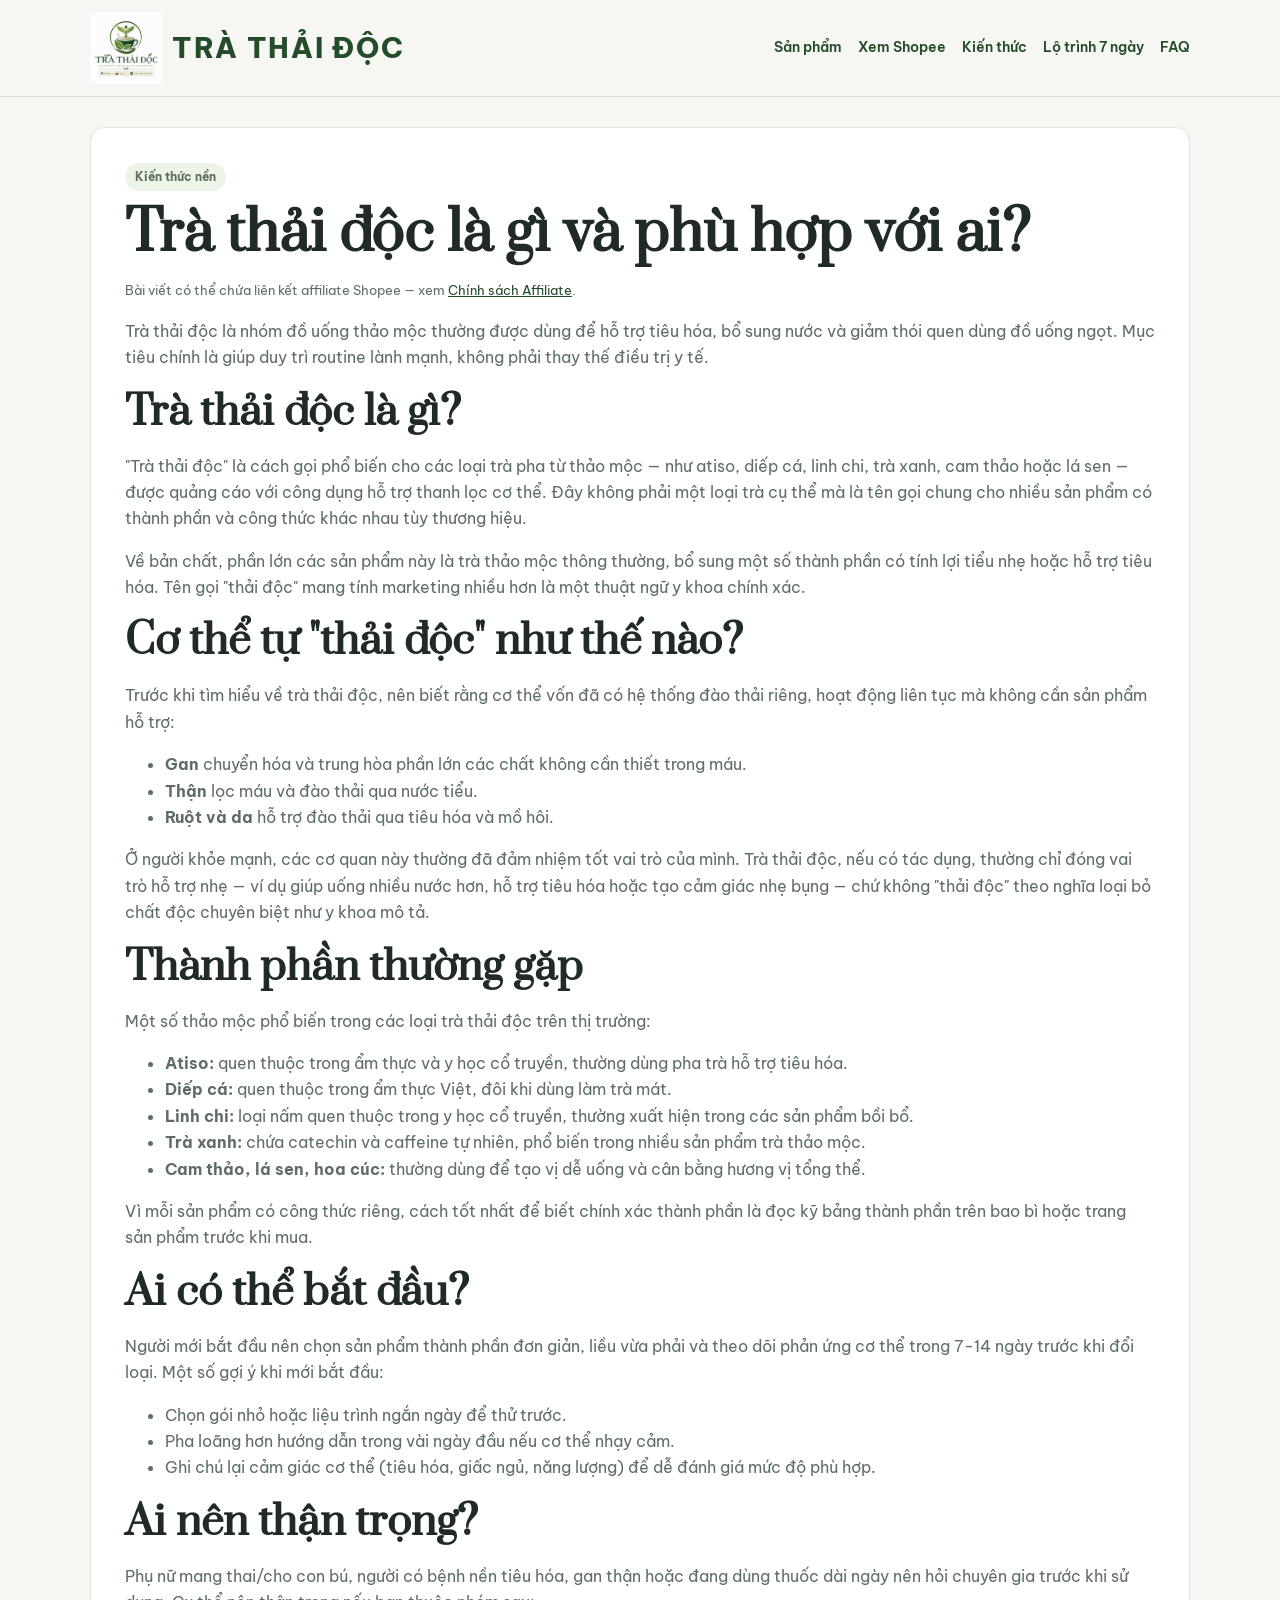
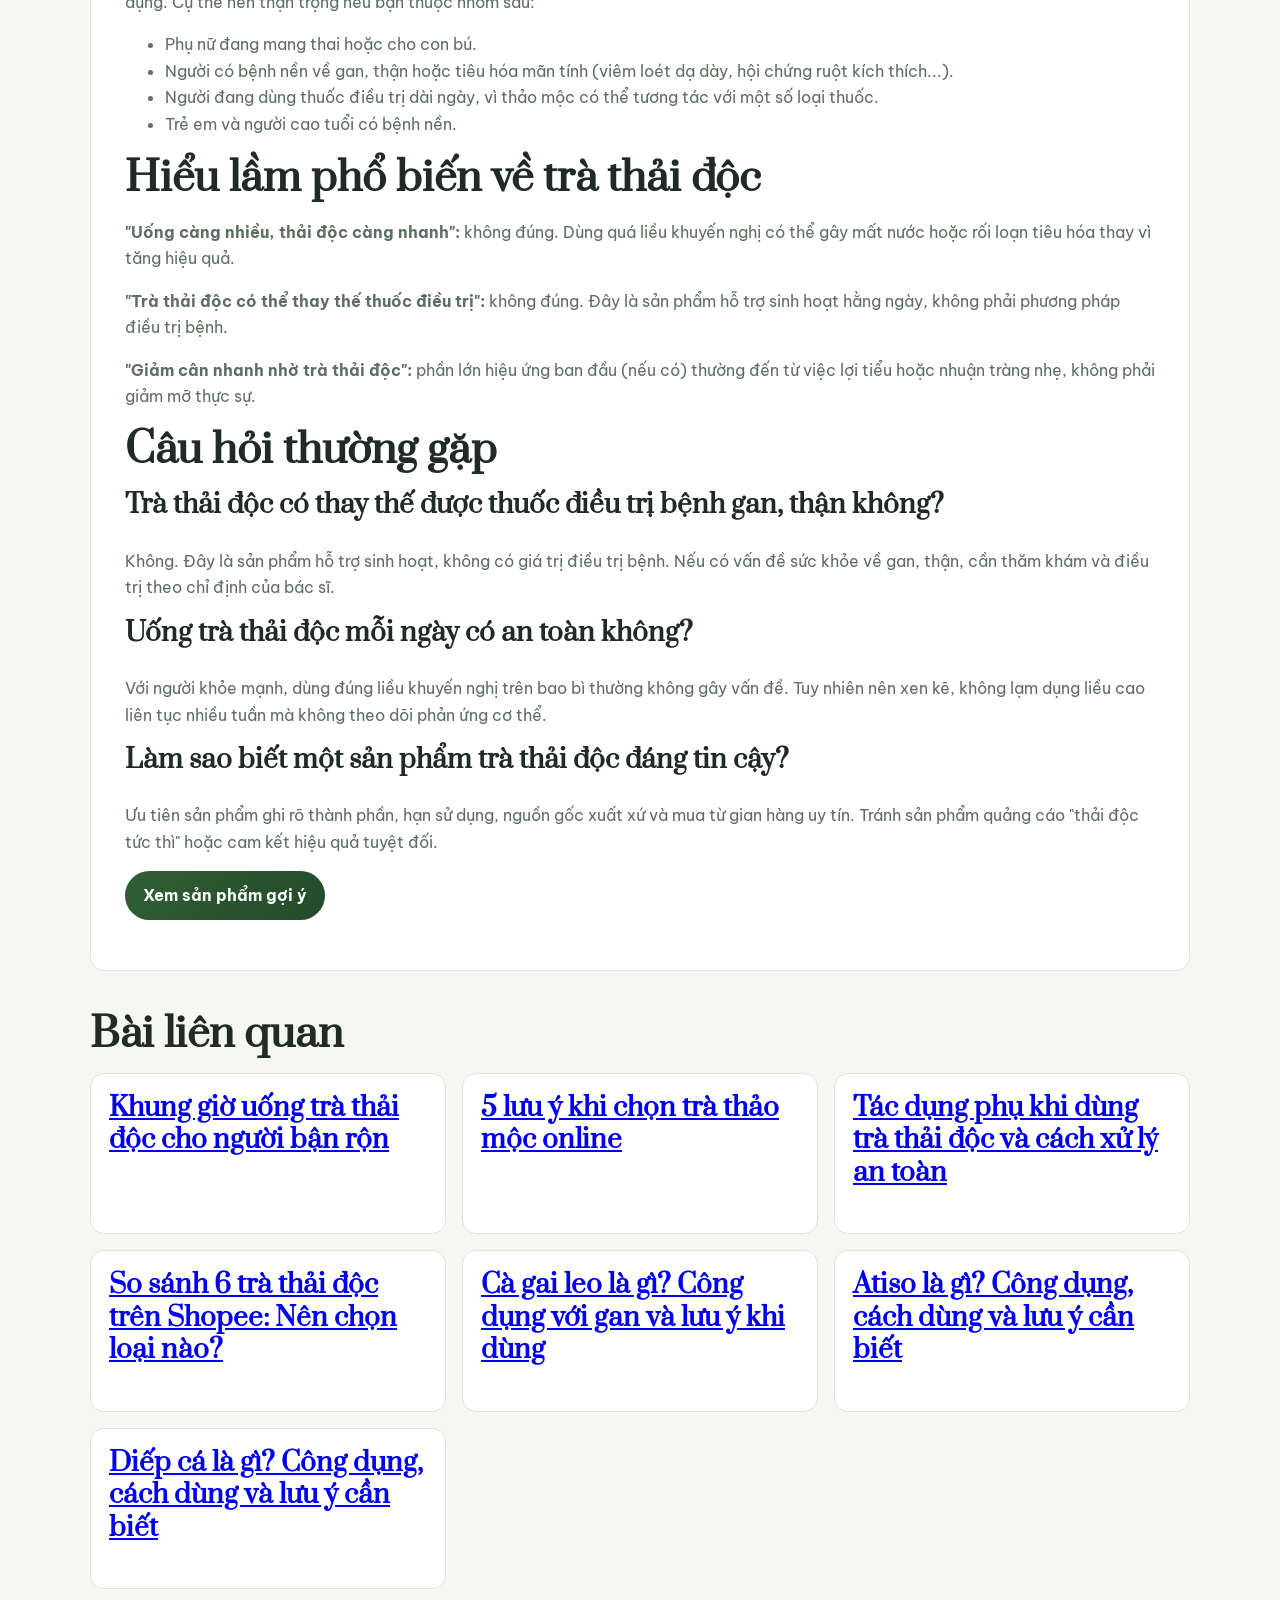
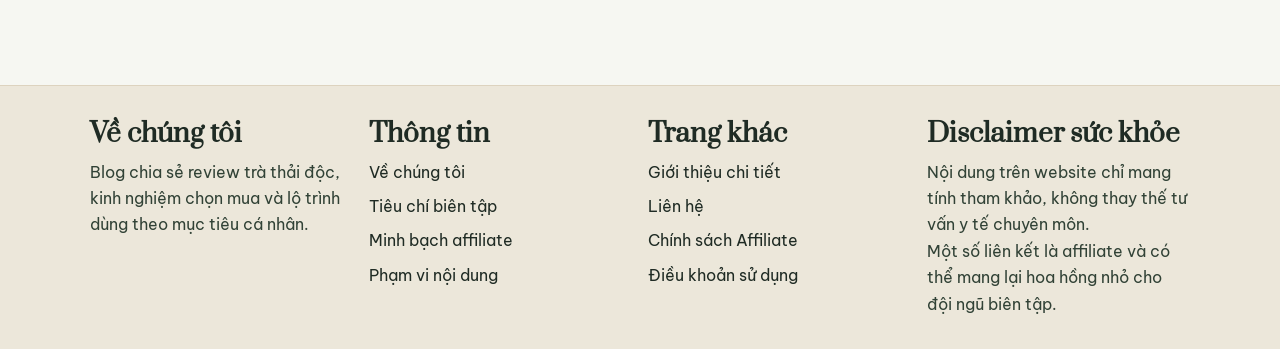
<file: bai-viet-tra-thai-doc-la-gi.html>
<!doctype html><html lang="vi"><head>
  <!-- Google Tag Manager -->
  <script>(function(w,d,s,l,i){w[l]=w[l]||[];w[l].push({'gtm.start':new Date().getTime(),event:'gtm.js'});var f=d.getElementsByTagName(s)[0],j=d.createElement(s),dl=l!='dataLayer'?'&l='+l:'';j.async=true;j.src='https://www.googletagmanager.com/gtm.js?id='+i+dl;f.parentNode.insertBefore(j,f);})(window,document,'script','dataLayer','GTM-MW246P32');</script>
  <!-- End Google Tag Manager -->
  <!-- Google tag (gtag.js) -->
  <script async src="https://www.googletagmanager.com/gtag/js?id=G-WYJTXB1CFN"></script>
  <script>
    window.dataLayer = window.dataLayer || [];
    function gtag(){dataLayer.push(arguments);}
    gtag('js', new Date());
    gtag('config', 'G-WYJTXB1CFN');
  </script><meta charset="UTF-8"><meta name="viewport" content="width=device-width, initial-scale=1.0"><title>Trà thải độc là gì và phù hợp với ai?</title><meta name="description" content="Tìm hiểu trà thải độc là gì, đối tượng nên dùng và các trường hợp cần thận trọng."><link rel="canonical" href="https://trathaidoc.shop/bai-viet-tra-thai-doc-la-gi.html"><meta property="og:title" content="Trà thải độc là gì và phù hợp với ai?"><meta property="og:description" content="Tìm hiểu trà thải độc là gì, đối tượng nên dùng và các trường hợp cần thận trọng."><meta property="og:type" content="article"><meta property="og:url" content="https://trathaidoc.shop/bai-viet-tra-thai-doc-la-gi.html"><meta property="og:site_name" content="Trà Thải Độc"><meta property="og:image" content="https://trathaidoc.shop/assets/og/og-image.jpg"><meta property="og:image:width" content="1200"><meta property="og:image:height" content="630"><meta name="twitter:card" content="summary_large_image"><meta name="twitter:image" content="https://trathaidoc.shop/assets/og/og-image.jpg"><meta name="twitter:title" content="Trà thải độc là gì và phù hợp với ai?"><meta name="twitter:description" content="Tìm hiểu trà thải độc là gì, đối tượng nên dùng và các trường hợp cần thận trọng."><link rel="preconnect" href="https://fonts.googleapis.com"><link rel="preconnect" href="https://fonts.gstatic.com" crossorigin><link href="https://fonts.googleapis.com/css2?family=Be+Vietnam+Pro:wght@400;600;700;800&family=Prata&display=swap" rel="stylesheet"><link rel="stylesheet" href="./styles.css?v=20260805"><script type="application/ld+json">{"@context":"https://schema.org","@type":"Article","headline":"Trà thải độc là gì và phù hợp với ai?","author":{"@type":"Person","name":"Nguyễn Hữu Hùng","url":"https://trathaidoc.shop/ve-chung-toi.html"},"publisher":{"@type":"Organization","name":"Trà Thải Độc"},"datePublished":"2026-05-31","dateModified":"2026-07-23","mainEntityOfPage":"https://trathaidoc.shop/bai-viet-tra-thai-doc-la-gi.html"}</script><script type="application/ld+json">{"@context":"https://schema.org","@type":"BreadcrumbList","itemListElement":[{"@type":"ListItem","position":1,"name":"Trang chủ","item":"https://trathaidoc.shop/"},{"@type":"ListItem","position":2,"name":"Kiến thức","item":"https://trathaidoc.shop/kien-thuc.html"},{"@type":"ListItem","position":3,"name":"Trà thải độc là gì và phù hợp với ai?","item":"https://trathaidoc.shop/bai-viet-tra-thai-doc-la-gi.html"}]}</script><script type="application/ld+json">{"@context":"https://schema.org","@type":"FAQPage","mainEntity":[{"@type":"Question","name":"Trà thải độc có thay thế được thuốc điều trị bệnh gan, thận không?","acceptedAnswer":{"@type":"Answer","text":"Không. Đây là sản phẩm hỗ trợ sinh hoạt, không có giá trị điều trị bệnh. Nếu có vấn đề sức khỏe về gan, thận, cần thăm khám và điều trị theo chỉ định của bác sĩ."}},{"@type":"Question","name":"Uống trà thải độc mỗi ngày có an toàn không?","acceptedAnswer":{"@type":"Answer","text":"Với người khỏe mạnh, dùng đúng liều khuyến nghị trên bao bì thường không gây vấn đề. Tuy nhiên nên xen kẽ, không lạm dụng liều cao liên tục nhiều tuần mà không theo dõi phản ứng cơ thể."}},{"@type":"Question","name":"Làm sao biết một sản phẩm trà thải độc đáng tin cậy?","acceptedAnswer":{"@type":"Answer","text":"Ưu tiên sản phẩm ghi rõ thành phần, hạn sử dụng, nguồn gốc xuất xứ và mua từ gian hàng uy tín. Tránh sản phẩm quảng cáo thải độc tức thì hoặc cam kết hiệu quả tuyệt đối."}}]}</script></head><body>
  <!-- Google Tag Manager (noscript) -->
  <noscript><iframe src="https://www.googletagmanager.com/ns.html?id=GTM-MW246P32" height="0" width="0" style="display:none;visibility:hidden"></iframe></noscript>
  <!-- End Google Tag Manager (noscript) --><header class="site-header"><div class="container nav"><a class="brand" href="./index.html" aria-label="Trà Thải Độc"><img src="./assets/logo/tra-thai-doc-logo.png" alt="Logo Trà Thải Độc" width="72" height="72" loading="eager"><span class="brand-title">TRÀ THẢI ĐỘC</span></a><button class="menu-toggle" type="button" aria-expanded="false" aria-controls="mobile-menu" aria-label="Mở menu điều hướng"><span></span><span></span><span></span></button><nav class="menu" aria-label="Điều hướng chính"><a href="./index.html#san-pham">Sản phẩm</a><a href="./index.html#xem-shopee">Xem Shopee</a><a href="./kien-thuc.html">Kiến thức</a><a href="./index.html#lo-trinh">Lộ trình 7 ngày</a><a href="./index.html#faq">FAQ</a></nav></div><nav class="mobile-menu container" id="mobile-menu" aria-label="Điều hướng di động"><a href="./index.html#san-pham">Sản phẩm</a><a href="./index.html#xem-shopee">Xem Shopee</a><a href="./kien-thuc.html">Kiến thức</a><a href="./index.html#lo-trinh">Lộ trình 7 ngày</a><a href="./index.html#faq">FAQ</a></nav><div class="menu-backdrop" aria-hidden="true"></div></header><main class="container page-content"><article class="article-card"><p class="chip">Kiến thức nền</p><h1>Trà thải độc là gì và phù hợp với ai?</h1><p class="affiliate-note">Bài viết có thể chứa liên kết affiliate Shopee — xem <a href="./chinh-sach-affiliate.html">Chính sách Affiliate</a>.</p><p>Trà thải độc là nhóm đồ uống thảo mộc thường được dùng để hỗ trợ tiêu hóa, bổ sung nước và giảm thói quen dùng đồ uống ngọt. Mục tiêu chính là giúp duy trì routine lành mạnh, không phải thay thế điều trị y tế.</p>

<h2>Trà thải độc là gì?</h2>
<p>"Trà thải độc" là cách gọi phổ biến cho các loại trà pha từ thảo mộc — như atiso, diếp cá, linh chi, trà xanh, cam thảo hoặc lá sen — được quảng cáo với công dụng hỗ trợ thanh lọc cơ thể. Đây không phải một loại trà cụ thể mà là tên gọi chung cho nhiều sản phẩm có thành phần và công thức khác nhau tùy thương hiệu.</p>
<p>Về bản chất, phần lớn các sản phẩm này là trà thảo mộc thông thường, bổ sung một số thành phần có tính lợi tiểu nhẹ hoặc hỗ trợ tiêu hóa. Tên gọi "thải độc" mang tính marketing nhiều hơn là một thuật ngữ y khoa chính xác.</p>

<h2>Cơ thể tự "thải độc" như thế nào?</h2>
<p>Trước khi tìm hiểu về trà thải độc, nên biết rằng cơ thể vốn đã có hệ thống đào thải riêng, hoạt động liên tục mà không cần sản phẩm hỗ trợ:</p>
<ul>
<li><strong>Gan</strong> chuyển hóa và trung hòa phần lớn các chất không cần thiết trong máu.</li>
<li><strong>Thận</strong> lọc máu và đào thải qua nước tiểu.</li>
<li><strong>Ruột và da</strong> hỗ trợ đào thải qua tiêu hóa và mồ hôi.</li>
</ul>
<p>Ở người khỏe mạnh, các cơ quan này thường đã đảm nhiệm tốt vai trò của mình. Trà thải độc, nếu có tác dụng, thường chỉ đóng vai trò hỗ trợ nhẹ — ví dụ giúp uống nhiều nước hơn, hỗ trợ tiêu hóa hoặc tạo cảm giác nhẹ bụng — chứ không "thải độc" theo nghĩa loại bỏ chất độc chuyên biệt như y khoa mô tả.</p>

<h2>Thành phần thường gặp</h2>
<p>Một số thảo mộc phổ biến trong các loại trà thải độc trên thị trường:</p>
<ul>
<li><strong>Atiso:</strong> quen thuộc trong ẩm thực và y học cổ truyền, thường dùng pha trà hỗ trợ tiêu hóa.</li>
<li><strong>Diếp cá:</strong> quen thuộc trong ẩm thực Việt, đôi khi dùng làm trà mát.</li>
<li><strong>Linh chi:</strong> loại nấm quen thuộc trong y học cổ truyền, thường xuất hiện trong các sản phẩm bồi bổ.</li>
<li><strong>Trà xanh:</strong> chứa catechin và caffeine tự nhiên, phổ biến trong nhiều sản phẩm trà thảo mộc.</li>
<li><strong>Cam thảo, lá sen, hoa cúc:</strong> thường dùng để tạo vị dễ uống và cân bằng hương vị tổng thể.</li>
</ul>
<p>Vì mỗi sản phẩm có công thức riêng, cách tốt nhất để biết chính xác thành phần là đọc kỹ bảng thành phần trên bao bì hoặc trang sản phẩm trước khi mua.</p>

<h2>Ai có thể bắt đầu?</h2>
<p>Người mới bắt đầu nên chọn sản phẩm thành phần đơn giản, liều vừa phải và theo dõi phản ứng cơ thể trong 7-14 ngày trước khi đổi loại. Một số gợi ý khi mới bắt đầu:</p>
<ul>
<li>Chọn gói nhỏ hoặc liệu trình ngắn ngày để thử trước.</li>
<li>Pha loãng hơn hướng dẫn trong vài ngày đầu nếu cơ thể nhạy cảm.</li>
<li>Ghi chú lại cảm giác cơ thể (tiêu hóa, giấc ngủ, năng lượng) để dễ đánh giá mức độ phù hợp.</li>
</ul>

<h2>Ai nên thận trọng?</h2>
<p>Phụ nữ mang thai/cho con bú, người có bệnh nền tiêu hóa, gan thận hoặc đang dùng thuốc dài ngày nên hỏi chuyên gia trước khi sử dụng. Cụ thể nên thận trọng nếu bạn thuộc nhóm sau:</p>
<ul>
<li>Phụ nữ đang mang thai hoặc cho con bú.</li>
<li>Người có bệnh nền về gan, thận hoặc tiêu hóa mãn tính (viêm loét dạ dày, hội chứng ruột kích thích...).</li>
<li>Người đang dùng thuốc điều trị dài ngày, vì thảo mộc có thể tương tác với một số loại thuốc.</li>
<li>Trẻ em và người cao tuổi có bệnh nền.</li>
</ul>

<h2>Hiểu lầm phổ biến về trà thải độc</h2>
<p><strong>"Uống càng nhiều, thải độc càng nhanh":</strong> không đúng. Dùng quá liều khuyến nghị có thể gây mất nước hoặc rối loạn tiêu hóa thay vì tăng hiệu quả.</p>
<p><strong>"Trà thải độc có thể thay thế thuốc điều trị":</strong> không đúng. Đây là sản phẩm hỗ trợ sinh hoạt hằng ngày, không phải phương pháp điều trị bệnh.</p>
<p><strong>"Giảm cân nhanh nhờ trà thải độc":</strong> phần lớn hiệu ứng ban đầu (nếu có) thường đến từ việc lợi tiểu hoặc nhuận tràng nhẹ, không phải giảm mỡ thực sự.</p>

<h2>Câu hỏi thường gặp</h2>
<h3>Trà thải độc có thay thế được thuốc điều trị bệnh gan, thận không?</h3>
<p>Không. Đây là sản phẩm hỗ trợ sinh hoạt, không có giá trị điều trị bệnh. Nếu có vấn đề sức khỏe về gan, thận, cần thăm khám và điều trị theo chỉ định của bác sĩ.</p>
<h3>Uống trà thải độc mỗi ngày có an toàn không?</h3>
<p>Với người khỏe mạnh, dùng đúng liều khuyến nghị trên bao bì thường không gây vấn đề. Tuy nhiên nên xen kẽ, không lạm dụng liều cao liên tục nhiều tuần mà không theo dõi phản ứng cơ thể.</p>
<h3>Làm sao biết một sản phẩm trà thải độc đáng tin cậy?</h3>
<p>Ưu tiên sản phẩm ghi rõ thành phần, hạn sử dụng, nguồn gốc xuất xứ và mua từ gian hàng uy tín. Tránh sản phẩm quảng cáo "thải độc tức thì" hoặc cam kết hiệu quả tuyệt đối.</p>

<p><a class="btn btn-primary" href="./index.html#san-pham">Xem sản phẩm gợi ý</a></p></article><section class="section"><h2>Bài liên quan</h2><div class="grid grid-3"><article class="card"><h3><a href="./bai-viet-khung-gio-uong-tra.html">Khung giờ uống trà thải độc cho người bận rộn</a></h3></article><article class="card"><h3><a href="./bai-viet-luu-y-khi-mua-tra.html">5 lưu ý khi chọn trà thảo mộc online</a></h3></article><article class="card"><h3><a href="./bai-viet-tac-dung-phu-tra-thai-doc.html">Tác dụng phụ khi dùng trà thải độc và cách xử lý an toàn</a></h3></article><article class="card"><h3><a href="./bai-viet-so-sanh-tra-thai-doc.html">So sánh 6 trà thải độc trên Shopee: Nên chọn loại nào?</a></h3></article><article class="card"><h3><a href="./bai-viet-ca-gai-leo.html">Cà gai leo là gì? Công dụng với gan và lưu ý khi dùng</a></h3></article><article class="card"><h3><a href="./bai-viet-atiso.html">Atiso là gì? Công dụng, cách dùng và lưu ý cần biết</a></h3></article><article class="card"><h3><a href="./bai-viet-diep-ca.html">Diếp cá là gì? Công dụng, cách dùng và lưu ý cần biết</a></h3></article></div></section></main><footer class="site-footer"><div class="container grid grid-4"><div><h3>Về chúng tôi</h3><p>Blog chia sẻ review trà thải độc, kinh nghiệm chọn mua và lộ trình dùng theo mục tiêu cá nhân.</p></div><div><h3>Thông tin</h3><ul class="footer-links"><li><a href="./index.html#ve-chung-toi">Về chúng tôi</a></li><li><a href="./index.html#tieu-chi-bien-tap">Tiêu chí biên tập</a></li><li><a href="./index.html#minh-bach-affiliate">Minh bạch affiliate</a></li><li><a href="./index.html#pham-vi-noi-dung">Phạm vi nội dung</a></li></ul></div><div><h3>Trang khác</h3><ul class="footer-links"><li><a href="./ve-chung-toi.html">Giới thiệu chi tiết</a></li><li><a href="./lien-he.html">Liên hệ</a></li><li><a href="./chinh-sach-affiliate.html">Chính sách Affiliate</a></li><li><a href="./dieu-khoan-su-dung.html">Điều khoản sử dụng</a></li></ul></div><div><h3>Disclaimer sức khỏe</h3><p>Nội dung trên website chỉ mang tính tham khảo, không thay thế tư vấn y tế chuyên môn.</p><p>Một số liên kết là affiliate và có thể mang lại hoa hồng nhỏ cho đội ngũ biên tập.</p></div></div></footer><div class="mobile-buy-bar"><a href="./index.html#san-pham" class="mobile-buy-btn">Xem sản phẩm và mua trên Shopee</a></div><script src="./script.js?v=20260805"></script></body></html>
</file>
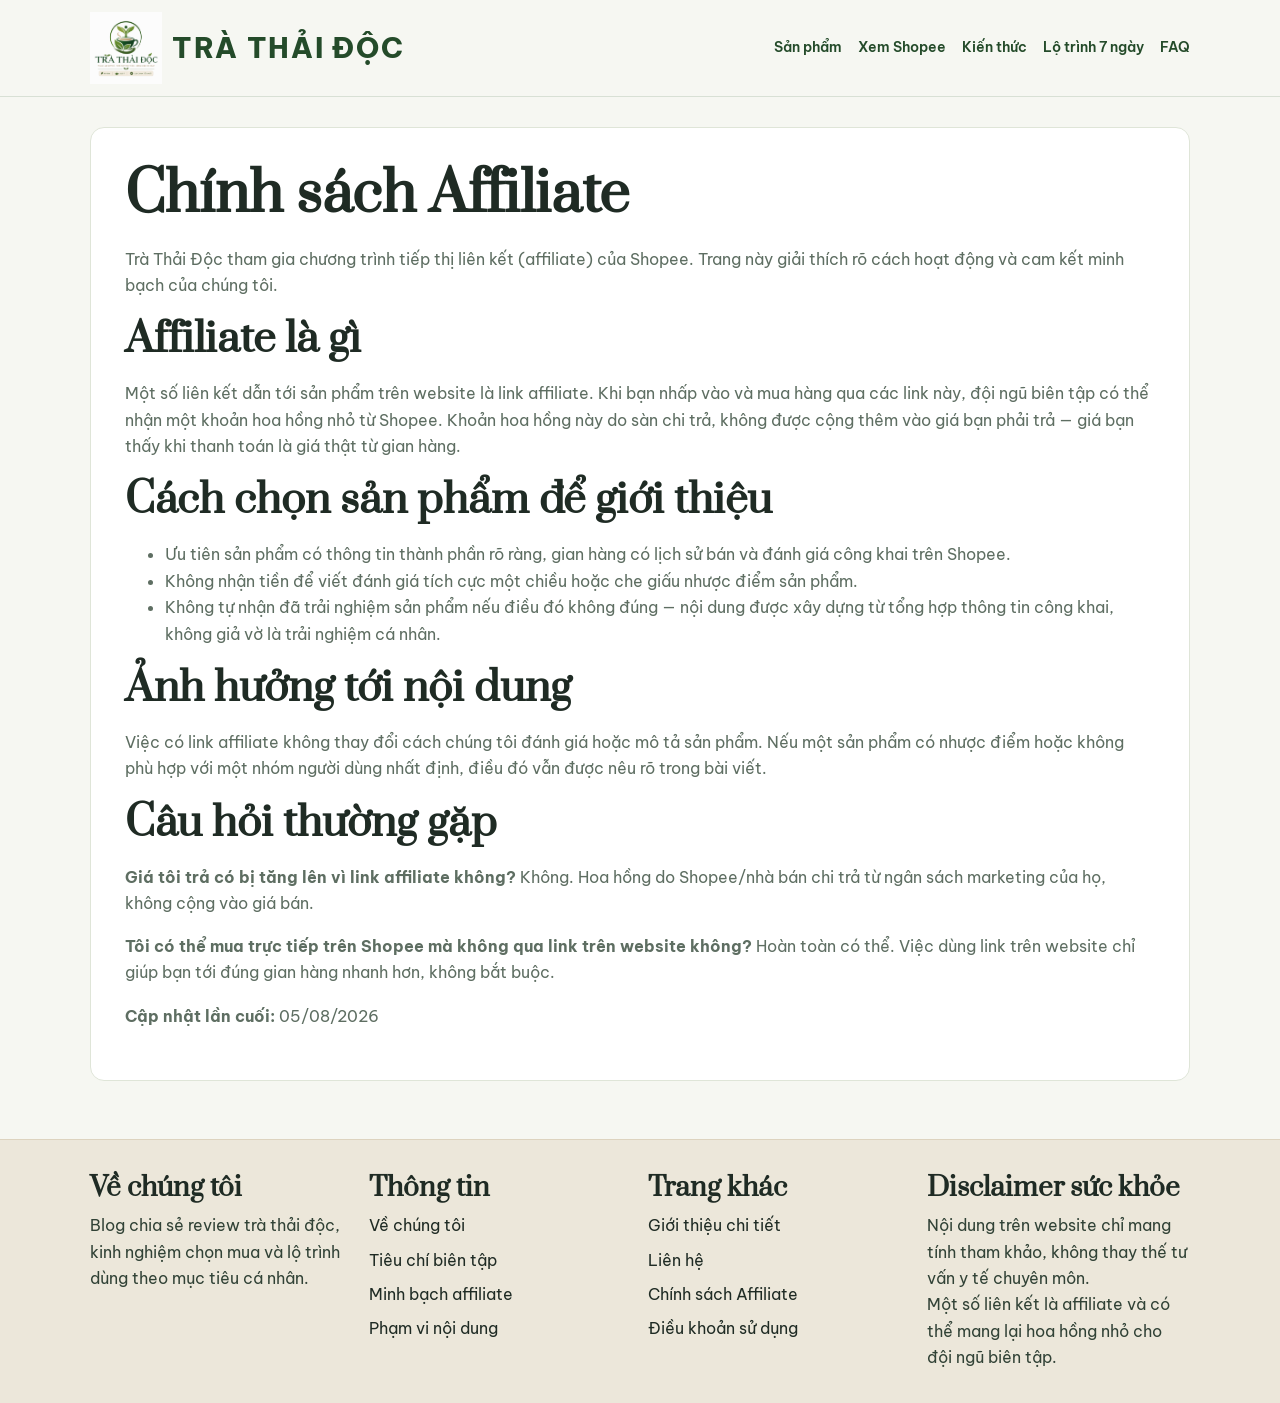
<file: chinh-sach-affiliate.html>
<!doctype html><html lang="vi"><head>
  <!-- Google Tag Manager -->
  <script>(function(w,d,s,l,i){w[l]=w[l]||[];w[l].push({'gtm.start':new Date().getTime(),event:'gtm.js'});var f=d.getElementsByTagName(s)[0],j=d.createElement(s),dl=l!='dataLayer'?'&l='+l:'';j.async=true;j.src='https://www.googletagmanager.com/gtm.js?id='+i+dl;f.parentNode.insertBefore(j,f);})(window,document,'script','dataLayer','GTM-MW246P32');</script>
  <!-- End Google Tag Manager -->
  <!-- Google tag (gtag.js) -->
  <script async src="https://www.googletagmanager.com/gtag/js?id=G-WYJTXB1CFN"></script>
  <script>
    window.dataLayer = window.dataLayer || [];
    function gtag(){dataLayer.push(arguments);}
    gtag('js', new Date());
    gtag('config', 'G-WYJTXB1CFN');
  </script><meta charset="UTF-8"><meta name="viewport" content="width=device-width, initial-scale=1.0"><title>Chính sách Affiliate | Trà Thải Độc</title><meta name="description" content="Chính sách affiliate của Trà Thải Độc: cách đặt liên kết giới thiệu và nguyên tắc minh bạch hoa hồng."><link rel="canonical" href="https://trathaidoc.shop/chinh-sach-affiliate.html"><meta property="og:title" content="Chính sách Affiliate | Trà Thải Độc"><meta property="og:description" content="Chính sách affiliate của Trà Thải Độc: cách đặt liên kết giới thiệu và nguyên tắc minh bạch hoa hồng."><meta property="og:type" content="website"><meta property="og:url" content="https://trathaidoc.shop/chinh-sach-affiliate.html"><meta property="og:site_name" content="Trà Thải Độc"><meta property="og:image" content="https://trathaidoc.shop/assets/og/og-image.jpg"><meta property="og:image:width" content="1200"><meta property="og:image:height" content="630"><meta name="twitter:card" content="summary_large_image"><meta name="twitter:image" content="https://trathaidoc.shop/assets/og/og-image.jpg"><meta name="twitter:title" content="Chính sách Affiliate | Trà Thải Độc"><meta name="twitter:description" content="Chính sách affiliate của Trà Thải Độc: cách đặt liên kết giới thiệu và nguyên tắc minh bạch hoa hồng."><link rel="preconnect" href="https://fonts.googleapis.com"><link rel="preconnect" href="https://fonts.gstatic.com" crossorigin><link href="https://fonts.googleapis.com/css2?family=Be+Vietnam+Pro:wght@400;600;700;800&family=Prata&display=swap" rel="stylesheet"><link rel="stylesheet" href="./styles.css?v=20260805"></head><body>
  <!-- Google Tag Manager (noscript) -->
  <noscript><iframe src="https://www.googletagmanager.com/ns.html?id=GTM-MW246P32" height="0" width="0" style="display:none;visibility:hidden"></iframe></noscript>
  <!-- End Google Tag Manager (noscript) --><header class="site-header"><div class="container nav"><a class="brand" href="./index.html" aria-label="Trà Thải Độc"><img src="./assets/logo/tra-thai-doc-logo.png" alt="Logo Trà Thải Độc" width="72" height="72" loading="eager"><span class="brand-title">TRÀ THẢI ĐỘC</span></a><button class="menu-toggle" type="button" aria-expanded="false" aria-controls="mobile-menu" aria-label="Mở menu điều hướng"><span></span><span></span><span></span></button><nav class="menu" aria-label="Điều hướng chính"><a href="./index.html#san-pham">Sản phẩm</a><a href="./index.html#xem-shopee">Xem Shopee</a><a href="./kien-thuc.html">Kiến thức</a><a href="./index.html#lo-trinh">Lộ trình 7 ngày</a><a href="./index.html#faq">FAQ</a></nav></div><nav class="mobile-menu container" id="mobile-menu" aria-label="Điều hướng di động"><a href="./index.html#san-pham">Sản phẩm</a><a href="./index.html#xem-shopee">Xem Shopee</a><a href="./kien-thuc.html">Kiến thức</a><a href="./index.html#lo-trinh">Lộ trình 7 ngày</a><a href="./index.html#faq">FAQ</a></nav><div class="menu-backdrop" aria-hidden="true"></div></header><main class="container page-content"><article class="article-card"><h1>Chính sách Affiliate</h1><p>Trà Thải Độc tham gia chương trình tiếp thị liên kết (affiliate) của Shopee. Trang này giải thích rõ cách hoạt động và cam kết minh bạch của chúng tôi.</p><h2>Affiliate là gì</h2><p>Một số liên kết dẫn tới sản phẩm trên website là link affiliate. Khi bạn nhấp vào và mua hàng qua các link này, đội ngũ biên tập có thể nhận một khoản hoa hồng nhỏ từ Shopee. Khoản hoa hồng này do sàn chi trả, không được cộng thêm vào giá bạn phải trả — giá bạn thấy khi thanh toán là giá thật từ gian hàng.</p><h2>Cách chọn sản phẩm để giới thiệu</h2><ul><li>Ưu tiên sản phẩm có thông tin thành phần rõ ràng, gian hàng có lịch sử bán và đánh giá công khai trên Shopee.</li><li>Không nhận tiền để viết đánh giá tích cực một chiều hoặc che giấu nhược điểm sản phẩm.</li><li>Không tự nhận đã trải nghiệm sản phẩm nếu điều đó không đúng — nội dung được xây dựng từ tổng hợp thông tin công khai, không giả vờ là trải nghiệm cá nhân.</li></ul><h2>Ảnh hưởng tới nội dung</h2><p>Việc có link affiliate không thay đổi cách chúng tôi đánh giá hoặc mô tả sản phẩm. Nếu một sản phẩm có nhược điểm hoặc không phù hợp với một nhóm người dùng nhất định, điều đó vẫn được nêu rõ trong bài viết.</p><h2>Câu hỏi thường gặp</h2><p><strong>Giá tôi trả có bị tăng lên vì link affiliate không?</strong> Không. Hoa hồng do Shopee/nhà bán chi trả từ ngân sách marketing của họ, không cộng vào giá bán.</p><p><strong>Tôi có thể mua trực tiếp trên Shopee mà không qua link trên website không?</strong> Hoàn toàn có thể. Việc dùng link trên website chỉ giúp bạn tới đúng gian hàng nhanh hơn, không bắt buộc.</p><p class="last-updated"><strong>Cập nhật lần cuối:</strong> 05/08/2026</p></article></main><footer class="site-footer"><div class="container grid grid-4"><div><h3>Về chúng tôi</h3><p>Blog chia sẻ review trà thải độc, kinh nghiệm chọn mua và lộ trình dùng theo mục tiêu cá nhân.</p></div><div><h3>Thông tin</h3><ul class="footer-links"><li><a href="./index.html#ve-chung-toi">Về chúng tôi</a></li><li><a href="./index.html#tieu-chi-bien-tap">Tiêu chí biên tập</a></li><li><a href="./index.html#minh-bach-affiliate">Minh bạch affiliate</a></li><li><a href="./index.html#pham-vi-noi-dung">Phạm vi nội dung</a></li></ul></div><div><h3>Trang khác</h3><ul class="footer-links"><li><a href="./ve-chung-toi.html">Giới thiệu chi tiết</a></li><li><a href="./lien-he.html">Liên hệ</a></li><li><a href="./chinh-sach-affiliate.html">Chính sách Affiliate</a></li><li><a href="./dieu-khoan-su-dung.html">Điều khoản sử dụng</a></li></ul></div><div><h3>Disclaimer sức khỏe</h3><p>Nội dung trên website chỉ mang tính tham khảo, không thay thế tư vấn y tế chuyên môn.</p><p>Một số liên kết là affiliate và có thể mang lại hoa hồng nhỏ cho đội ngũ biên tập.</p></div></div></footer><div class="mobile-buy-bar"><a href="./index.html#san-pham" class="mobile-buy-btn">Xem sản phẩm và mua trên Shopee</a></div><script src="./script.js?v=20260805"></script></body></html>
</file>
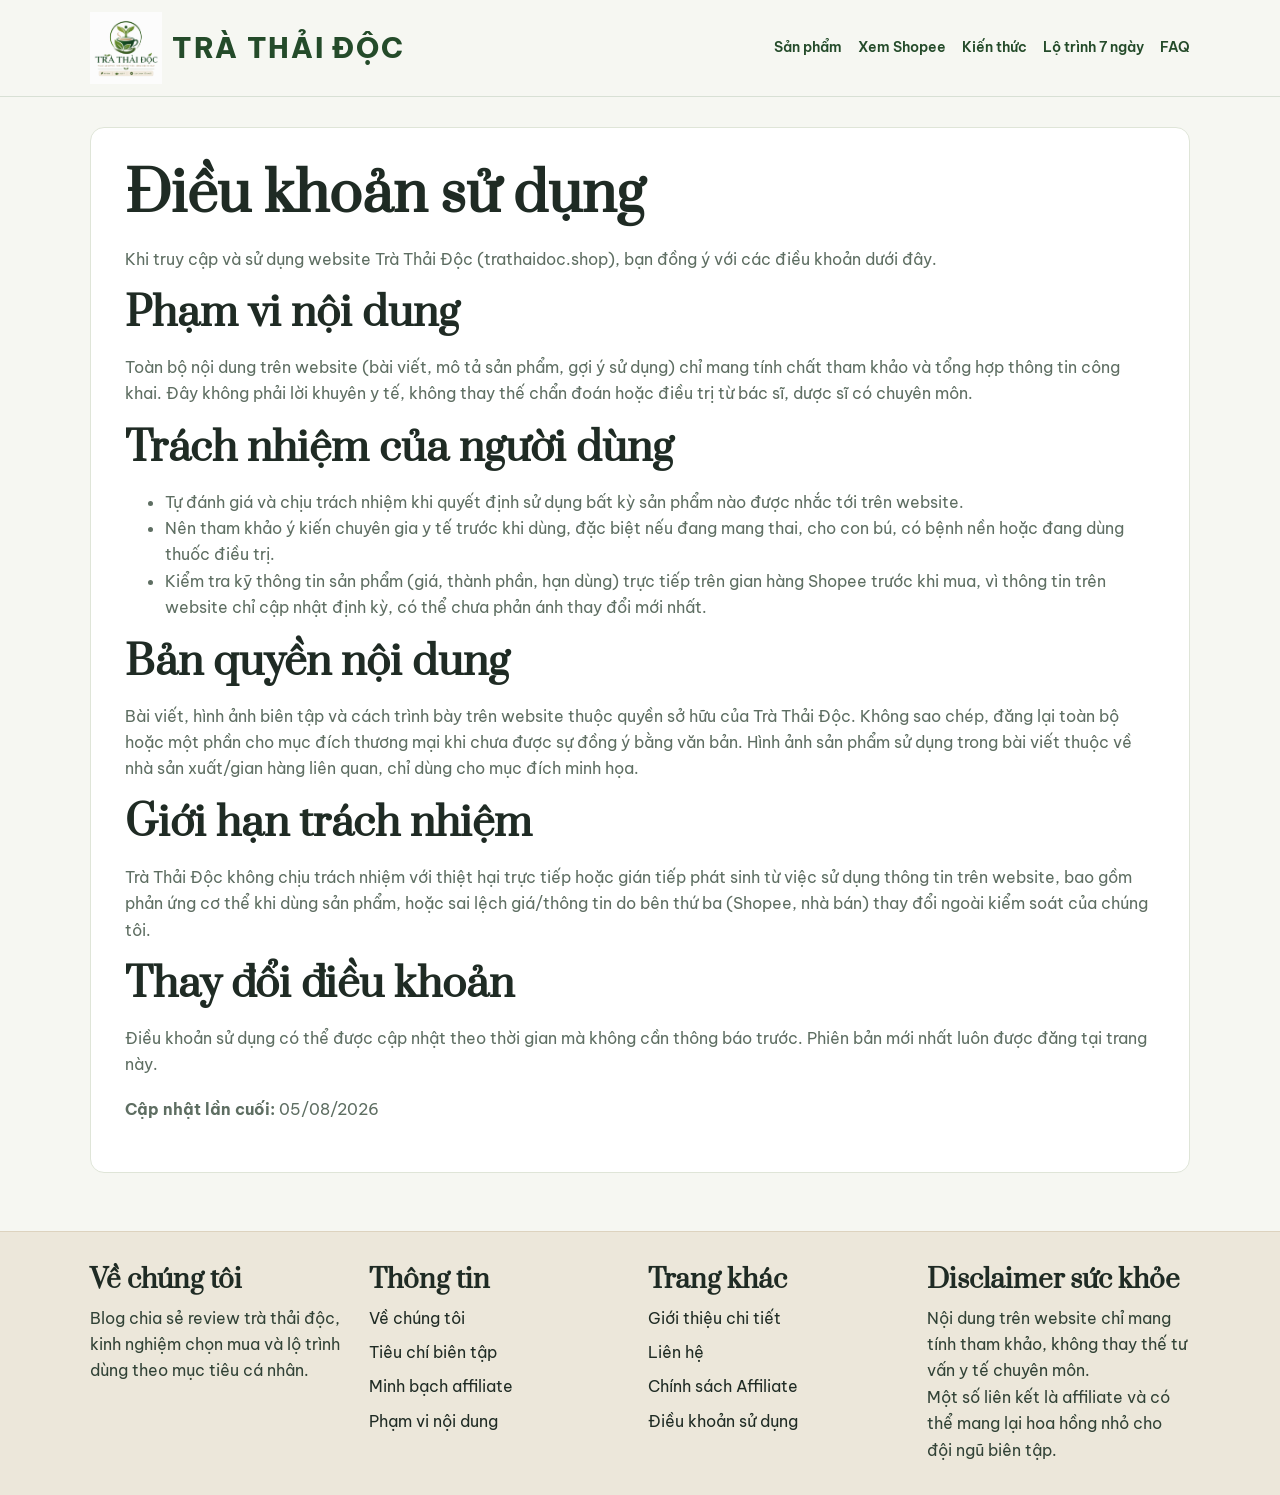
<file: dieu-khoan-su-dung.html>
<!doctype html><html lang="vi"><head>
  <!-- Google Tag Manager -->
  <script>(function(w,d,s,l,i){w[l]=w[l]||[];w[l].push({'gtm.start':new Date().getTime(),event:'gtm.js'});var f=d.getElementsByTagName(s)[0],j=d.createElement(s),dl=l!='dataLayer'?'&l='+l:'';j.async=true;j.src='https://www.googletagmanager.com/gtm.js?id='+i+dl;f.parentNode.insertBefore(j,f);})(window,document,'script','dataLayer','GTM-MW246P32');</script>
  <!-- End Google Tag Manager -->
  <!-- Google tag (gtag.js) -->
  <script async src="https://www.googletagmanager.com/gtag/js?id=G-WYJTXB1CFN"></script>
  <script>
    window.dataLayer = window.dataLayer || [];
    function gtag(){dataLayer.push(arguments);}
    gtag('js', new Date());
    gtag('config', 'G-WYJTXB1CFN');
  </script><meta charset="UTF-8"><meta name="viewport" content="width=device-width, initial-scale=1.0"><title>Điều khoản sử dụng | Trà Thải Độc</title><meta name="description" content="Điều khoản sử dụng nội dung trên website Trà Thải Độc và trách nhiệm khi áp dụng thông tin."><link rel="canonical" href="https://trathaidoc.shop/dieu-khoan-su-dung.html"><meta property="og:title" content="Điều khoản sử dụng | Trà Thải Độc"><meta property="og:description" content="Điều khoản sử dụng nội dung trên website Trà Thải Độc và trách nhiệm khi áp dụng thông tin."><meta property="og:type" content="website"><meta property="og:url" content="https://trathaidoc.shop/dieu-khoan-su-dung.html"><meta property="og:site_name" content="Trà Thải Độc"><meta property="og:image" content="https://trathaidoc.shop/assets/og/og-image.jpg"><meta property="og:image:width" content="1200"><meta property="og:image:height" content="630"><meta name="twitter:card" content="summary_large_image"><meta name="twitter:image" content="https://trathaidoc.shop/assets/og/og-image.jpg"><meta name="twitter:title" content="Điều khoản sử dụng | Trà Thải Độc"><meta name="twitter:description" content="Điều khoản sử dụng nội dung trên website Trà Thải Độc và trách nhiệm khi áp dụng thông tin."><link rel="preconnect" href="https://fonts.googleapis.com"><link rel="preconnect" href="https://fonts.gstatic.com" crossorigin><link href="https://fonts.googleapis.com/css2?family=Be+Vietnam+Pro:wght@400;600;700;800&family=Prata&display=swap" rel="stylesheet"><link rel="stylesheet" href="./styles.css?v=20260805"></head><body>
  <!-- Google Tag Manager (noscript) -->
  <noscript><iframe src="https://www.googletagmanager.com/ns.html?id=GTM-MW246P32" height="0" width="0" style="display:none;visibility:hidden"></iframe></noscript>
  <!-- End Google Tag Manager (noscript) --><header class="site-header"><div class="container nav"><a class="brand" href="./index.html" aria-label="Trà Thải Độc"><img src="./assets/logo/tra-thai-doc-logo.png" alt="Logo Trà Thải Độc" width="72" height="72" loading="eager"><span class="brand-title">TRÀ THẢI ĐỘC</span></a><button class="menu-toggle" type="button" aria-expanded="false" aria-controls="mobile-menu" aria-label="Mở menu điều hướng"><span></span><span></span><span></span></button><nav class="menu" aria-label="Điều hướng chính"><a href="./index.html#san-pham">Sản phẩm</a><a href="./index.html#xem-shopee">Xem Shopee</a><a href="./kien-thuc.html">Kiến thức</a><a href="./index.html#lo-trinh">Lộ trình 7 ngày</a><a href="./index.html#faq">FAQ</a></nav></div><nav class="mobile-menu container" id="mobile-menu" aria-label="Điều hướng di động"><a href="./index.html#san-pham">Sản phẩm</a><a href="./index.html#xem-shopee">Xem Shopee</a><a href="./kien-thuc.html">Kiến thức</a><a href="./index.html#lo-trinh">Lộ trình 7 ngày</a><a href="./index.html#faq">FAQ</a></nav><div class="menu-backdrop" aria-hidden="true"></div></header><main class="container page-content"><article class="article-card"><h1>Điều khoản sử dụng</h1><p>Khi truy cập và sử dụng website Trà Thải Độc (trathaidoc.shop), bạn đồng ý với các điều khoản dưới đây.</p><h2>Phạm vi nội dung</h2><p>Toàn bộ nội dung trên website (bài viết, mô tả sản phẩm, gợi ý sử dụng) chỉ mang tính chất tham khảo và tổng hợp thông tin công khai. Đây không phải lời khuyên y tế, không thay thế chẩn đoán hoặc điều trị từ bác sĩ, dược sĩ có chuyên môn.</p><h2>Trách nhiệm của người dùng</h2><ul><li>Tự đánh giá và chịu trách nhiệm khi quyết định sử dụng bất kỳ sản phẩm nào được nhắc tới trên website.</li><li>Nên tham khảo ý kiến chuyên gia y tế trước khi dùng, đặc biệt nếu đang mang thai, cho con bú, có bệnh nền hoặc đang dùng thuốc điều trị.</li><li>Kiểm tra kỹ thông tin sản phẩm (giá, thành phần, hạn dùng) trực tiếp trên gian hàng Shopee trước khi mua, vì thông tin trên website chỉ cập nhật định kỳ, có thể chưa phản ánh thay đổi mới nhất.</li></ul><h2>Bản quyền nội dung</h2><p>Bài viết, hình ảnh biên tập và cách trình bày trên website thuộc quyền sở hữu của Trà Thải Độc. Không sao chép, đăng lại toàn bộ hoặc một phần cho mục đích thương mại khi chưa được sự đồng ý bằng văn bản. Hình ảnh sản phẩm sử dụng trong bài viết thuộc về nhà sản xuất/gian hàng liên quan, chỉ dùng cho mục đích minh họa.</p><h2>Giới hạn trách nhiệm</h2><p>Trà Thải Độc không chịu trách nhiệm với thiệt hại trực tiếp hoặc gián tiếp phát sinh từ việc sử dụng thông tin trên website, bao gồm phản ứng cơ thể khi dùng sản phẩm, hoặc sai lệch giá/thông tin do bên thứ ba (Shopee, nhà bán) thay đổi ngoài kiểm soát của chúng tôi.</p><h2>Thay đổi điều khoản</h2><p>Điều khoản sử dụng có thể được cập nhật theo thời gian mà không cần thông báo trước. Phiên bản mới nhất luôn được đăng tại trang này.</p><p class="last-updated"><strong>Cập nhật lần cuối:</strong> 05/08/2026</p></article></main><footer class="site-footer"><div class="container grid grid-4"><div><h3>Về chúng tôi</h3><p>Blog chia sẻ review trà thải độc, kinh nghiệm chọn mua và lộ trình dùng theo mục tiêu cá nhân.</p></div><div><h3>Thông tin</h3><ul class="footer-links"><li><a href="./index.html#ve-chung-toi">Về chúng tôi</a></li><li><a href="./index.html#tieu-chi-bien-tap">Tiêu chí biên tập</a></li><li><a href="./index.html#minh-bach-affiliate">Minh bạch affiliate</a></li><li><a href="./index.html#pham-vi-noi-dung">Phạm vi nội dung</a></li></ul></div><div><h3>Trang khác</h3><ul class="footer-links"><li><a href="./ve-chung-toi.html">Giới thiệu chi tiết</a></li><li><a href="./lien-he.html">Liên hệ</a></li><li><a href="./chinh-sach-affiliate.html">Chính sách Affiliate</a></li><li><a href="./dieu-khoan-su-dung.html">Điều khoản sử dụng</a></li></ul></div><div><h3>Disclaimer sức khỏe</h3><p>Nội dung trên website chỉ mang tính tham khảo, không thay thế tư vấn y tế chuyên môn.</p><p>Một số liên kết là affiliate và có thể mang lại hoa hồng nhỏ cho đội ngũ biên tập.</p></div></div></footer><div class="mobile-buy-bar"><a href="./index.html#san-pham" class="mobile-buy-btn">Xem sản phẩm và mua trên Shopee</a></div><script src="./script.js?v=20260805"></script></body></html>
</file>
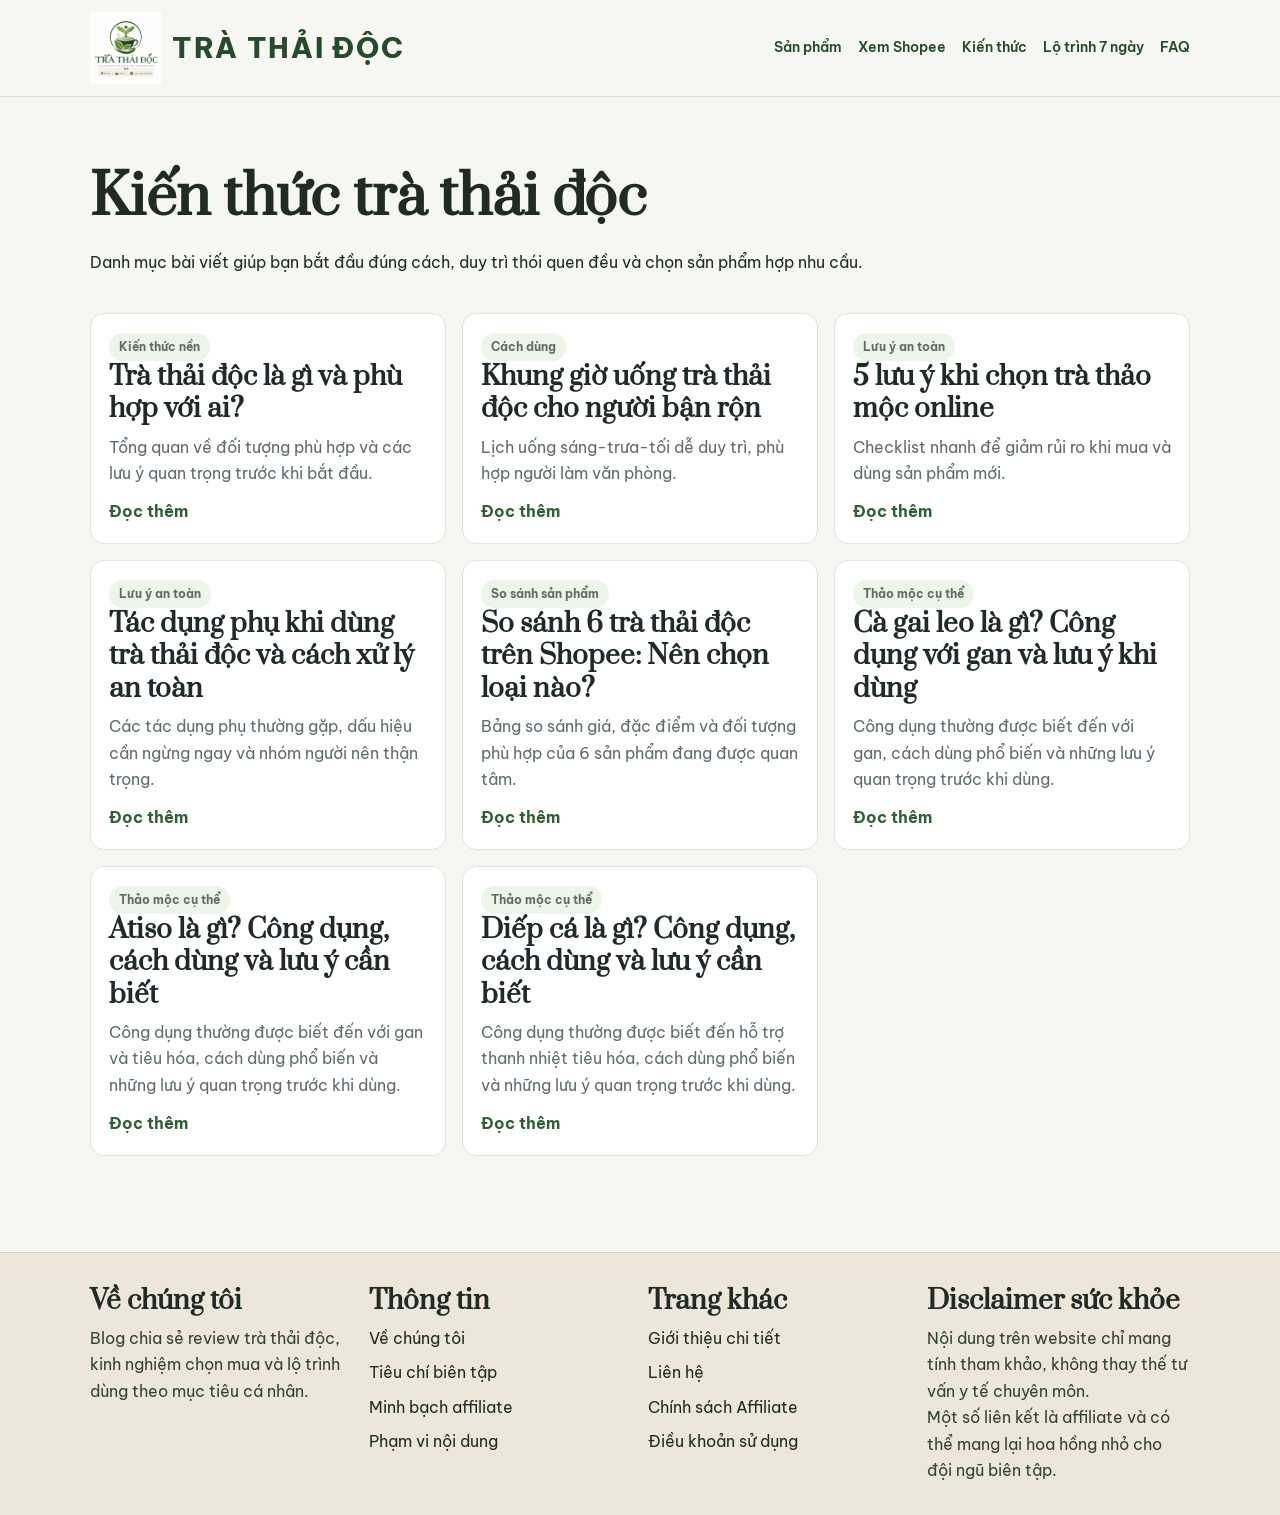
<file: kien-thuc.html>
<!doctype html>
<html lang="vi">
<head>
  <!-- Google Tag Manager -->
  <script>(function(w,d,s,l,i){w[l]=w[l]||[];w[l].push({'gtm.start':new Date().getTime(),event:'gtm.js'});var f=d.getElementsByTagName(s)[0],j=d.createElement(s),dl=l!='dataLayer'?'&l='+l:'';j.async=true;j.src='https://www.googletagmanager.com/gtm.js?id='+i+dl;f.parentNode.insertBefore(j,f);})(window,document,'script','dataLayer','GTM-MW246P32');</script>
  <!-- End Google Tag Manager -->
  <!-- Google tag (gtag.js) -->
  <script async src="https://www.googletagmanager.com/gtag/js?id=G-WYJTXB1CFN"></script>
  <script>
    window.dataLayer = window.dataLayer || [];
    function gtag(){dataLayer.push(arguments);}
    gtag('js', new Date());
    gtag('config', 'G-WYJTXB1CFN');
  </script>
  <meta charset="UTF-8">
  <meta name="viewport" content="width=device-width, initial-scale=1.0">
  <title>Kiến thức trà thải độc | Trà Thải Độc</title>
  <meta name="description" content="Tổng hợp bài viết kiến thức trà thải độc: cách chọn, cách dùng và lưu ý an toàn cho người mới.">
  <link rel="canonical" href="https://trathaidoc.shop/kien-thuc.html"><meta property="og:title" content="Kiến thức trà thải độc | Trà Thải Độc"><meta property="og:description" content="Tổng hợp bài viết kiến thức trà thải độc: cách chọn, cách dùng và lưu ý an toàn cho người mới."><meta property="og:type" content="website"><meta property="og:url" content="https://trathaidoc.shop/kien-thuc.html"><meta property="og:site_name" content="Trà Thải Độc"><meta property="og:image" content="https://trathaidoc.shop/assets/og/og-image.jpg"><meta property="og:image:width" content="1200"><meta property="og:image:height" content="630"><meta name="twitter:card" content="summary_large_image"><meta name="twitter:image" content="https://trathaidoc.shop/assets/og/og-image.jpg"><meta name="twitter:title" content="Kiến thức trà thải độc | Trà Thải Độc"><meta name="twitter:description" content="Tổng hợp bài viết kiến thức trà thải độc: cách chọn, cách dùng và lưu ý an toàn cho người mới.">
  <link rel="preconnect" href="https://fonts.googleapis.com"><link rel="preconnect" href="https://fonts.gstatic.com" crossorigin><link href="https://fonts.googleapis.com/css2?family=Be+Vietnam+Pro:wght@400;600;700;800&family=Prata&display=swap" rel="stylesheet"><link rel="stylesheet" href="./styles.css?v=20260805">
</head>
<body>
  <!-- Google Tag Manager (noscript) -->
  <noscript><iframe src="https://www.googletagmanager.com/ns.html?id=GTM-MW246P32" height="0" width="0" style="display:none;visibility:hidden"></iframe></noscript>
  <!-- End Google Tag Manager (noscript) -->
  <header class="site-header"><div class="container nav"><a class="brand" href="./index.html" aria-label="Trà Thải Độc"><img src="./assets/logo/tra-thai-doc-logo.png" alt="Logo Trà Thải Độc" width="72" height="72" loading="eager"><span class="brand-title">TRÀ THẢI ĐỘC</span></a><button class="menu-toggle" type="button" aria-expanded="false" aria-controls="mobile-menu" aria-label="Mở menu điều hướng"><span></span><span></span><span></span></button><nav class="menu" aria-label="Điều hướng chính"><a href="./index.html#san-pham">Sản phẩm</a><a href="./index.html#xem-shopee">Xem Shopee</a><a href="./kien-thuc.html">Kiến thức</a><a href="./index.html#lo-trinh">Lộ trình 7 ngày</a><a href="./index.html#faq">FAQ</a></nav></div><nav class="mobile-menu container" id="mobile-menu" aria-label="Điều hướng di động"><a href="./index.html#san-pham">Sản phẩm</a><a href="./index.html#xem-shopee">Xem Shopee</a><a href="./kien-thuc.html">Kiến thức</a><a href="./index.html#lo-trinh">Lộ trình 7 ngày</a><a href="./index.html#faq">FAQ</a></nav><div class="menu-backdrop" aria-hidden="true"></div></header>
  <main class="container page-content">
    <section class="section"><h1>Kiến thức trà thải độc</h1><p>Danh mục bài viết giúp bạn bắt đầu đúng cách, duy trì thói quen đều và chọn sản phẩm hợp nhu cầu.</p></section>
    <section class="section"><div class="grid grid-3">
      <article class="card knowledge-card"><p class="chip">Kiến thức nền</p><h3><a href="./bai-viet-tra-thai-doc-la-gi.html">Trà thải độc là gì và phù hợp với ai?</a></h3><p>Tổng quan về đối tượng phù hợp và các lưu ý quan trọng trước khi bắt đầu.</p><a class="read-more" href="./bai-viet-tra-thai-doc-la-gi.html">Đọc thêm</a></article>
      <article class="card knowledge-card"><p class="chip">Cách dùng</p><h3><a href="./bai-viet-khung-gio-uong-tra.html">Khung giờ uống trà thải độc cho người bận rộn</a></h3><p>Lịch uống sáng-trưa-tối dễ duy trì, phù hợp người làm văn phòng.</p><a class="read-more" href="./bai-viet-khung-gio-uong-tra.html">Đọc thêm</a></article>
      <article class="card knowledge-card"><p class="chip">Lưu ý an toàn</p><h3><a href="./bai-viet-luu-y-khi-mua-tra.html">5 lưu ý khi chọn trà thảo mộc online</a></h3><p>Checklist nhanh để giảm rủi ro khi mua và dùng sản phẩm mới.</p><a class="read-more" href="./bai-viet-luu-y-khi-mua-tra.html">Đọc thêm</a></article>
      <article class="card knowledge-card"><p class="chip">Lưu ý an toàn</p><h3><a href="./bai-viet-tac-dung-phu-tra-thai-doc.html">Tác dụng phụ khi dùng trà thải độc và cách xử lý an toàn</a></h3><p>Các tác dụng phụ thường gặp, dấu hiệu cần ngừng ngay và nhóm người nên thận trọng.</p><a class="read-more" href="./bai-viet-tac-dung-phu-tra-thai-doc.html">Đọc thêm</a></article>
      <article class="card knowledge-card"><p class="chip">So sánh sản phẩm</p><h3><a href="./bai-viet-so-sanh-tra-thai-doc.html">So sánh 6 trà thải độc trên Shopee: Nên chọn loại nào?</a></h3><p>Bảng so sánh giá, đặc điểm và đối tượng phù hợp của 6 sản phẩm đang được quan tâm.</p><a class="read-more" href="./bai-viet-so-sanh-tra-thai-doc.html">Đọc thêm</a></article>
      <article class="card knowledge-card"><p class="chip">Thảo mộc cụ thể</p><h3><a href="./bai-viet-ca-gai-leo.html">Cà gai leo là gì? Công dụng với gan và lưu ý khi dùng</a></h3><p>Công dụng thường được biết đến với gan, cách dùng phổ biến và những lưu ý quan trọng trước khi dùng.</p><a class="read-more" href="./bai-viet-ca-gai-leo.html">Đọc thêm</a></article>
      <article class="card knowledge-card"><p class="chip">Thảo mộc cụ thể</p><h3><a href="./bai-viet-atiso.html">Atiso là gì? Công dụng, cách dùng và lưu ý cần biết</a></h3><p>Công dụng thường được biết đến với gan và tiêu hóa, cách dùng phổ biến và những lưu ý quan trọng trước khi dùng.</p><a class="read-more" href="./bai-viet-atiso.html">Đọc thêm</a></article>
      <article class="card knowledge-card"><p class="chip">Thảo mộc cụ thể</p><h3><a href="./bai-viet-diep-ca.html">Diếp cá là gì? Công dụng, cách dùng và lưu ý cần biết</a></h3><p>Công dụng thường được biết đến hỗ trợ thanh nhiệt tiêu hóa, cách dùng phổ biến và những lưu ý quan trọng trước khi dùng.</p><a class="read-more" href="./bai-viet-diep-ca.html">Đọc thêm</a></article>
    </div></section>
  </main><footer class="site-footer"><div class="container grid grid-4"><div><h3>Về chúng tôi</h3><p>Blog chia sẻ review trà thải độc, kinh nghiệm chọn mua và lộ trình dùng theo mục tiêu cá nhân.</p></div><div><h3>Thông tin</h3><ul class="footer-links"><li><a href="./index.html#ve-chung-toi">Về chúng tôi</a></li><li><a href="./index.html#tieu-chi-bien-tap">Tiêu chí biên tập</a></li><li><a href="./index.html#minh-bach-affiliate">Minh bạch affiliate</a></li><li><a href="./index.html#pham-vi-noi-dung">Phạm vi nội dung</a></li></ul></div><div><h3>Trang khác</h3><ul class="footer-links"><li><a href="./ve-chung-toi.html">Giới thiệu chi tiết</a></li><li><a href="./lien-he.html">Liên hệ</a></li><li><a href="./chinh-sach-affiliate.html">Chính sách Affiliate</a></li><li><a href="./dieu-khoan-su-dung.html">Điều khoản sử dụng</a></li></ul></div><div><h3>Disclaimer sức khỏe</h3><p>Nội dung trên website chỉ mang tính tham khảo, không thay thế tư vấn y tế chuyên môn.</p><p>Một số liên kết là affiliate và có thể mang lại hoa hồng nhỏ cho đội ngũ biên tập.</p></div></div></footer><div class="mobile-buy-bar"><a href="./index.html#san-pham" class="mobile-buy-btn">Xem sản phẩm và mua trên Shopee</a></div><script src="./script.js?v=20260805"></script>
</body>
</html>
</file>
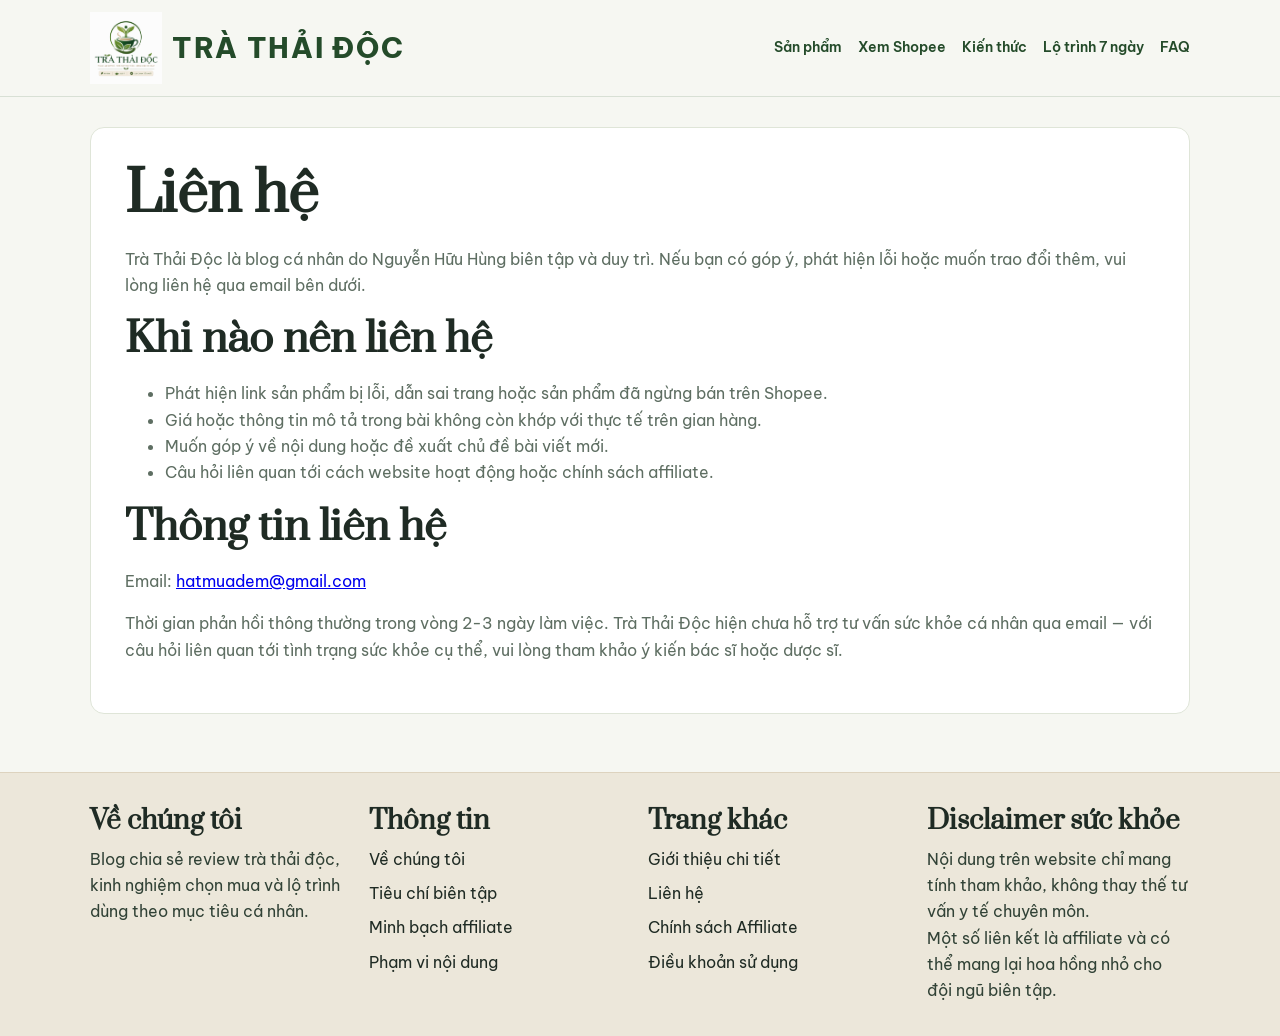
<file: lien-he.html>
<!doctype html>
<html lang="vi">
<head>
  <!-- Google Tag Manager -->
  <script>(function(w,d,s,l,i){w[l]=w[l]||[];w[l].push({'gtm.start':new Date().getTime(),event:'gtm.js'});var f=d.getElementsByTagName(s)[0],j=d.createElement(s),dl=l!='dataLayer'?'&l='+l:'';j.async=true;j.src='https://www.googletagmanager.com/gtm.js?id='+i+dl;f.parentNode.insertBefore(j,f);})(window,document,'script','dataLayer','GTM-MW246P32');</script>
  <!-- End Google Tag Manager -->
  <!-- Google tag (gtag.js) -->
  <script async src="https://www.googletagmanager.com/gtag/js?id=G-WYJTXB1CFN"></script>
  <script>
    window.dataLayer = window.dataLayer || [];
    function gtag(){dataLayer.push(arguments);}
    gtag('js', new Date());
    gtag('config', 'G-WYJTXB1CFN');
  </script>
  <meta charset="UTF-8">
  <meta name="viewport" content="width=device-width, initial-scale=1.0">
  <title>Liên hệ | Trà Thải Độc</title><meta name="description" content="Liên hệ Trà Thải Độc để góp ý nội dung, báo lỗi liên kết hoặc đề xuất chủ đề mới."><link rel="canonical" href="https://trathaidoc.shop/lien-he.html"><meta property="og:title" content="Liên hệ | Trà Thải Độc"><meta property="og:description" content="Liên hệ Trà Thải Độc để góp ý nội dung, báo lỗi liên kết hoặc đề xuất chủ đề mới."><meta property="og:type" content="website"><meta property="og:url" content="https://trathaidoc.shop/lien-he.html"><meta property="og:site_name" content="Trà Thải Độc"><meta property="og:image" content="https://trathaidoc.shop/assets/og/og-image.jpg"><meta property="og:image:width" content="1200"><meta property="og:image:height" content="630"><meta name="twitter:card" content="summary_large_image"><meta name="twitter:image" content="https://trathaidoc.shop/assets/og/og-image.jpg"><meta name="twitter:title" content="Liên hệ | Trà Thải Độc"><meta name="twitter:description" content="Liên hệ Trà Thải Độc để góp ý nội dung, báo lỗi liên kết hoặc đề xuất chủ đề mới.">
  <link rel="preconnect" href="https://fonts.googleapis.com"><link rel="preconnect" href="https://fonts.gstatic.com" crossorigin><link href="https://fonts.googleapis.com/css2?family=Be+Vietnam+Pro:wght@400;600;700;800&family=Prata&display=swap" rel="stylesheet"><link rel="stylesheet" href="./styles.css?v=20260805">
</head>
<body>
  <!-- Google Tag Manager (noscript) -->
  <noscript><iframe src="https://www.googletagmanager.com/ns.html?id=GTM-MW246P32" height="0" width="0" style="display:none;visibility:hidden"></iframe></noscript>
  <!-- End Google Tag Manager (noscript) --><header class="site-header"><div class="container nav"><a class="brand" href="./index.html" aria-label="Trà Thải Độc"><img src="./assets/logo/tra-thai-doc-logo.png" alt="Logo Trà Thải Độc" width="72" height="72" loading="eager"><span class="brand-title">TRÀ THẢI ĐỘC</span></a><button class="menu-toggle" type="button" aria-expanded="false" aria-controls="mobile-menu" aria-label="Mở menu điều hướng"><span></span><span></span><span></span></button><nav class="menu" aria-label="Điều hướng chính"><a href="./index.html#san-pham">Sản phẩm</a><a href="./index.html#xem-shopee">Xem Shopee</a><a href="./kien-thuc.html">Kiến thức</a><a href="./index.html#lo-trinh">Lộ trình 7 ngày</a><a href="./index.html#faq">FAQ</a></nav></div><nav class="mobile-menu container" id="mobile-menu" aria-label="Điều hướng di động"><a href="./index.html#san-pham">Sản phẩm</a><a href="./index.html#xem-shopee">Xem Shopee</a><a href="./kien-thuc.html">Kiến thức</a><a href="./index.html#lo-trinh">Lộ trình 7 ngày</a><a href="./index.html#faq">FAQ</a></nav><div class="menu-backdrop" aria-hidden="true"></div></header>
  <main class="container page-content">
    <article class="article-card">
      <h1>Liên hệ</h1>
      <p>Trà Thải Độc là blog cá nhân do Nguyễn Hữu Hùng biên tập và duy trì. Nếu bạn có góp ý, phát hiện lỗi hoặc muốn trao đổi thêm, vui lòng liên hệ qua email bên dưới.</p>
      <h2>Khi nào nên liên hệ</h2>
      <ul>
        <li>Phát hiện link sản phẩm bị lỗi, dẫn sai trang hoặc sản phẩm đã ngừng bán trên Shopee.</li>
        <li>Giá hoặc thông tin mô tả trong bài không còn khớp với thực tế trên gian hàng.</li>
        <li>Muốn góp ý về nội dung hoặc đề xuất chủ đề bài viết mới.</li>
        <li>Câu hỏi liên quan tới cách website hoạt động hoặc chính sách affiliate.</li>
      </ul>
      <h2>Thông tin liên hệ</h2>
      <p>Email: <a href="mailto:hatmuadem@gmail.com">hatmuadem@gmail.com</a></p>
      <p>Thời gian phản hồi thông thường trong vòng 2-3 ngày làm việc. Trà Thải Độc hiện chưa hỗ trợ tư vấn sức khỏe cá nhân qua email — với câu hỏi liên quan tới tình trạng sức khỏe cụ thể, vui lòng tham khảo ý kiến bác sĩ hoặc dược sĩ.</p>
    </article>
  </main><footer class="site-footer"><div class="container grid grid-4"><div><h3>Về chúng tôi</h3><p>Blog chia sẻ review trà thải độc, kinh nghiệm chọn mua và lộ trình dùng theo mục tiêu cá nhân.</p></div><div><h3>Thông tin</h3><ul class="footer-links"><li><a href="./index.html#ve-chung-toi">Về chúng tôi</a></li><li><a href="./index.html#tieu-chi-bien-tap">Tiêu chí biên tập</a></li><li><a href="./index.html#minh-bach-affiliate">Minh bạch affiliate</a></li><li><a href="./index.html#pham-vi-noi-dung">Phạm vi nội dung</a></li></ul></div><div><h3>Trang khác</h3><ul class="footer-links"><li><a href="./ve-chung-toi.html">Giới thiệu chi tiết</a></li><li><a href="./lien-he.html">Liên hệ</a></li><li><a href="./chinh-sach-affiliate.html">Chính sách Affiliate</a></li><li><a href="./dieu-khoan-su-dung.html">Điều khoản sử dụng</a></li></ul></div><div><h3>Disclaimer sức khỏe</h3><p>Nội dung trên website chỉ mang tính tham khảo, không thay thế tư vấn y tế chuyên môn.</p><p>Một số liên kết là affiliate và có thể mang lại hoa hồng nhỏ cho đội ngũ biên tập.</p></div></div></footer><div class="mobile-buy-bar"><a href="./index.html#san-pham" class="mobile-buy-btn">Xem sản phẩm và mua trên Shopee</a></div><script src="./script.js?v=20260805"></script>
</body>
</html>
</file>
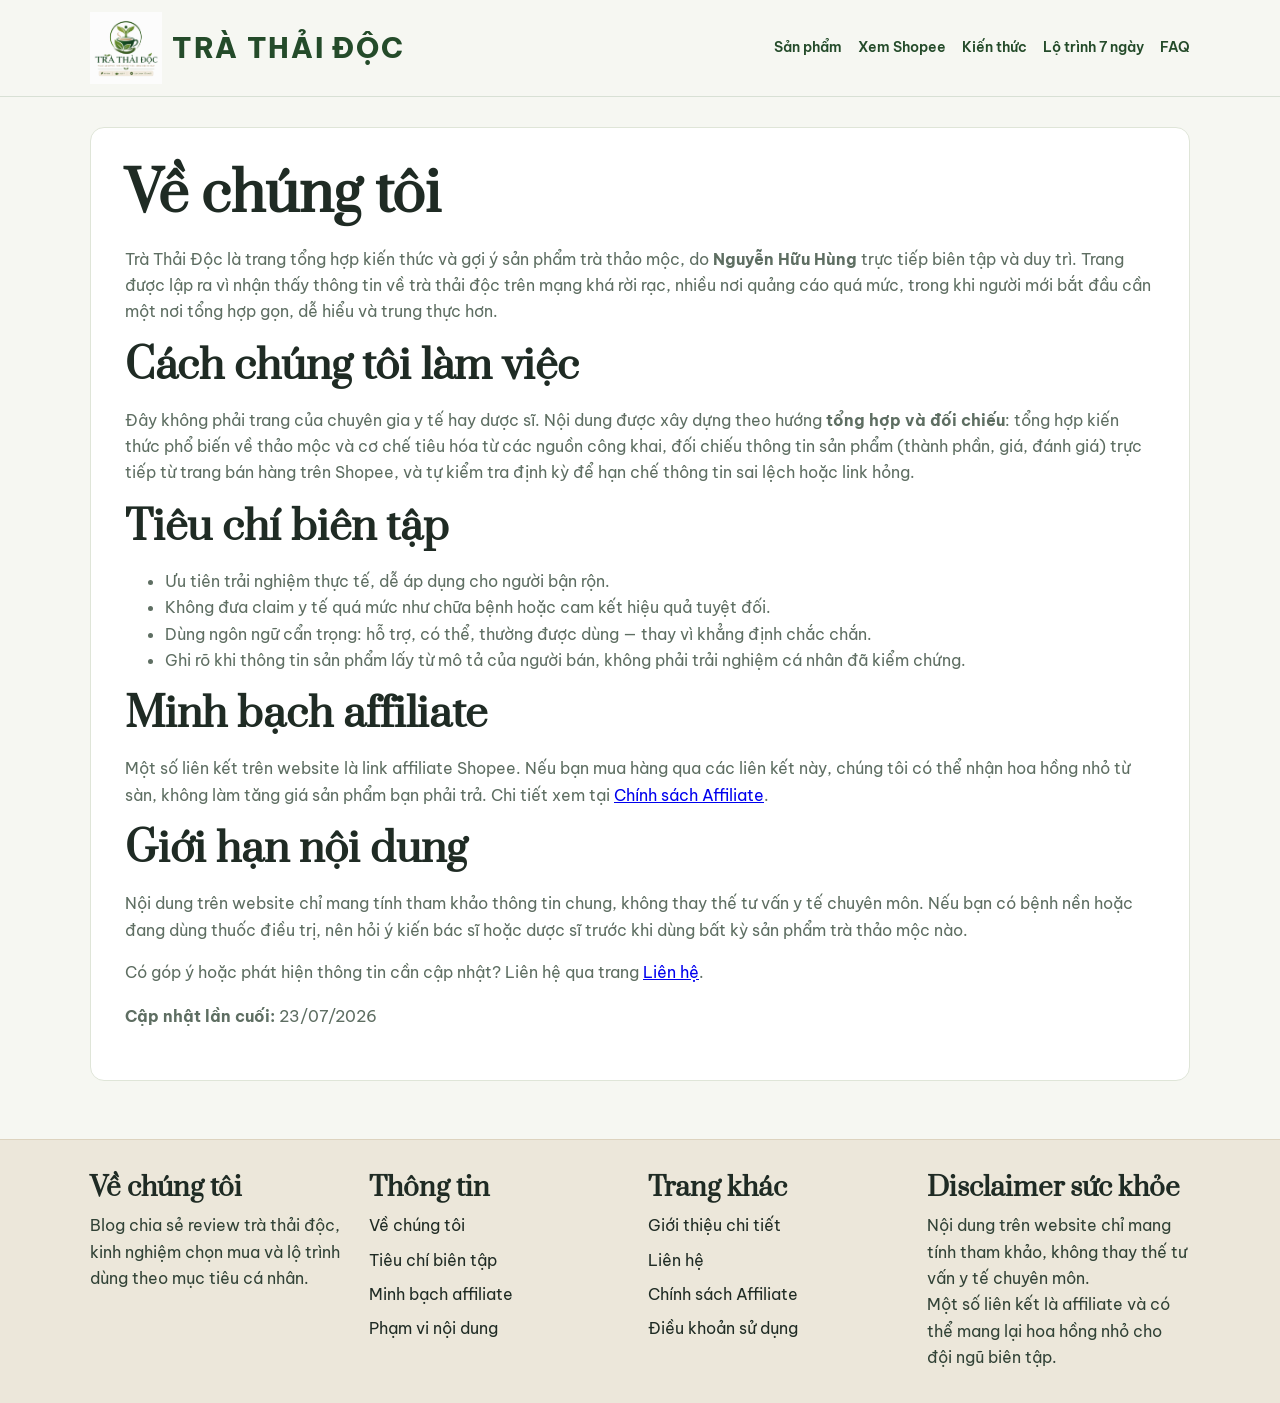
<file: ve-chung-toi.html>
<!doctype html><html lang="vi"><head>
  <!-- Google Tag Manager -->
  <script>(function(w,d,s,l,i){w[l]=w[l]||[];w[l].push({'gtm.start':new Date().getTime(),event:'gtm.js'});var f=d.getElementsByTagName(s)[0],j=d.createElement(s),dl=l!='dataLayer'?'&l='+l:'';j.async=true;j.src='https://www.googletagmanager.com/gtm.js?id='+i+dl;f.parentNode.insertBefore(j,f);})(window,document,'script','dataLayer','GTM-MW246P32');</script>
  <!-- End Google Tag Manager -->
  <!-- Google tag (gtag.js) -->
  <script async src="https://www.googletagmanager.com/gtag/js?id=G-WYJTXB1CFN"></script>
  <script>
    window.dataLayer = window.dataLayer || [];
    function gtag(){dataLayer.push(arguments);}
    gtag('js', new Date());
    gtag('config', 'G-WYJTXB1CFN');
  </script><meta charset="UTF-8"><meta name="viewport" content="width=device-width, initial-scale=1.0"><title>Về chúng tôi | Trà Thải Độc</title><meta name="description" content="Giới thiệu đội ngũ Trà Thải Độc, định hướng biên tập và cam kết minh bạch nội dung affiliate."><link rel="canonical" href="https://trathaidoc.shop/ve-chung-toi.html"><meta property="og:title" content="Về chúng tôi | Trà Thải Độc"><meta property="og:description" content="Giới thiệu đội ngũ Trà Thải Độc, định hướng biên tập và cam kết minh bạch nội dung affiliate."><meta property="og:type" content="website"><meta property="og:url" content="https://trathaidoc.shop/ve-chung-toi.html"><meta property="og:site_name" content="Trà Thải Độc"><meta property="og:image" content="https://trathaidoc.shop/assets/og/og-image.jpg"><meta property="og:image:width" content="1200"><meta property="og:image:height" content="630"><meta name="twitter:card" content="summary_large_image"><meta name="twitter:image" content="https://trathaidoc.shop/assets/og/og-image.jpg"><meta name="twitter:title" content="Về chúng tôi | Trà Thải Độc"><meta name="twitter:description" content="Giới thiệu đội ngũ Trà Thải Độc, định hướng biên tập và cam kết minh bạch nội dung affiliate."><link rel="preconnect" href="https://fonts.googleapis.com"><link rel="preconnect" href="https://fonts.gstatic.com" crossorigin><link href="https://fonts.googleapis.com/css2?family=Be+Vietnam+Pro:wght@400;600;700;800&family=Prata&display=swap" rel="stylesheet"><link rel="stylesheet" href="./styles.css?v=20260805"></head><body>
  <!-- Google Tag Manager (noscript) -->
  <noscript><iframe src="https://www.googletagmanager.com/ns.html?id=GTM-MW246P32" height="0" width="0" style="display:none;visibility:hidden"></iframe></noscript>
  <!-- End Google Tag Manager (noscript) --><header class="site-header"><div class="container nav"><a class="brand" href="./index.html" aria-label="Trà Thải Độc"><img src="./assets/logo/tra-thai-doc-logo.png" alt="Logo Trà Thải Độc" width="72" height="72" loading="eager"><span class="brand-title">TRÀ THẢI ĐỘC</span></a><button class="menu-toggle" type="button" aria-expanded="false" aria-controls="mobile-menu" aria-label="Mở menu điều hướng"><span></span><span></span><span></span></button><nav class="menu" aria-label="Điều hướng chính"><a href="./index.html#san-pham">Sản phẩm</a><a href="./index.html#xem-shopee">Xem Shopee</a><a href="./kien-thuc.html">Kiến thức</a><a href="./index.html#lo-trinh">Lộ trình 7 ngày</a><a href="./index.html#faq">FAQ</a></nav></div><nav class="mobile-menu container" id="mobile-menu" aria-label="Điều hướng di động"><a href="./index.html#san-pham">Sản phẩm</a><a href="./index.html#xem-shopee">Xem Shopee</a><a href="./kien-thuc.html">Kiến thức</a><a href="./index.html#lo-trinh">Lộ trình 7 ngày</a><a href="./index.html#faq">FAQ</a></nav><div class="menu-backdrop" aria-hidden="true"></div></header><main class="container page-content"><article class="article-card">
<h1>Về chúng tôi</h1>
<p>Trà Thải Độc là trang tổng hợp kiến thức và gợi ý sản phẩm trà thảo mộc, do <strong>Nguyễn Hữu Hùng</strong> trực tiếp biên tập và duy trì. Trang được lập ra vì nhận thấy thông tin về trà thải độc trên mạng khá rời rạc, nhiều nơi quảng cáo quá mức, trong khi người mới bắt đầu cần một nơi tổng hợp gọn, dễ hiểu và trung thực hơn.</p>
<h2>Cách chúng tôi làm việc</h2>
<p>Đây không phải trang của chuyên gia y tế hay dược sĩ. Nội dung được xây dựng theo hướng <strong>tổng hợp và đối chiếu</strong>: tổng hợp kiến thức phổ biến về thảo mộc và cơ chế tiêu hóa từ các nguồn công khai, đối chiếu thông tin sản phẩm (thành phần, giá, đánh giá) trực tiếp từ trang bán hàng trên Shopee, và tự kiểm tra định kỳ để hạn chế thông tin sai lệch hoặc link hỏng.</p>
<h2>Tiêu chí biên tập</h2>
<ul>
<li>Ưu tiên trải nghiệm thực tế, dễ áp dụng cho người bận rộn.</li>
<li>Không đưa claim y tế quá mức như chữa bệnh hoặc cam kết hiệu quả tuyệt đối.</li>
<li>Dùng ngôn ngữ cẩn trọng: hỗ trợ, có thể, thường được dùng — thay vì khẳng định chắc chắn.</li>
<li>Ghi rõ khi thông tin sản phẩm lấy từ mô tả của người bán, không phải trải nghiệm cá nhân đã kiểm chứng.</li>
</ul>
<h2>Minh bạch affiliate</h2>
<p>Một số liên kết trên website là link affiliate Shopee. Nếu bạn mua hàng qua các liên kết này, chúng tôi có thể nhận hoa hồng nhỏ từ sàn, không làm tăng giá sản phẩm bạn phải trả. Chi tiết xem tại <a href="./chinh-sach-affiliate.html">Chính sách Affiliate</a>.</p>
<h2>Giới hạn nội dung</h2>
<p>Nội dung trên website chỉ mang tính tham khảo thông tin chung, không thay thế tư vấn y tế chuyên môn. Nếu bạn có bệnh nền hoặc đang dùng thuốc điều trị, nên hỏi ý kiến bác sĩ hoặc dược sĩ trước khi dùng bất kỳ sản phẩm trà thảo mộc nào.</p>
<p>Có góp ý hoặc phát hiện thông tin cần cập nhật? Liên hệ qua trang <a href="./lien-he.html">Liên hệ</a>.</p>
<p class="last-updated"><strong>Cập nhật lần cuối:</strong> 23/07/2026</p>
</article></main><footer class="site-footer"><div class="container grid grid-4"><div><h3>Về chúng tôi</h3><p>Blog chia sẻ review trà thải độc, kinh nghiệm chọn mua và lộ trình dùng theo mục tiêu cá nhân.</p></div><div><h3>Thông tin</h3><ul class="footer-links"><li><a href="./index.html#ve-chung-toi">Về chúng tôi</a></li><li><a href="./index.html#tieu-chi-bien-tap">Tiêu chí biên tập</a></li><li><a href="./index.html#minh-bach-affiliate">Minh bạch affiliate</a></li><li><a href="./index.html#pham-vi-noi-dung">Phạm vi nội dung</a></li></ul></div><div><h3>Trang khác</h3><ul class="footer-links"><li><a href="./ve-chung-toi.html">Giới thiệu chi tiết</a></li><li><a href="./lien-he.html">Liên hệ</a></li><li><a href="./chinh-sach-affiliate.html">Chính sách Affiliate</a></li><li><a href="./dieu-khoan-su-dung.html">Điều khoản sử dụng</a></li></ul></div><div><h3>Disclaimer sức khỏe</h3><p>Nội dung trên website chỉ mang tính tham khảo, không thay thế tư vấn y tế chuyên môn.</p><p>Một số liên kết là affiliate và có thể mang lại hoa hồng nhỏ cho đội ngũ biên tập.</p></div></div></footer><div class="mobile-buy-bar"><a href="./index.html#san-pham" class="mobile-buy-btn">Xem sản phẩm và mua trên Shopee</a></div><script src="./script.js?v=20260805"></script></body></html>
</file>
<file: styles.css>
﻿:root {
  --bg: #f6f7f2;
  --surface: #ffffff;
  --ink: #1f2b24;
  --muted: #5e6e62;
  --brand: #2f5f34;
  --brand-strong: #244b2a;
  --line: #dfe5d8;
  --chip: #edf4e8;
  --radius: 14px;
  --shadow: 0 10px 28px rgba(29, 53, 37, 0.08);
}

* {
  box-sizing: border-box;
}

html,
body {
  margin: 0;
  padding: 0;
  background: var(--bg);
  color: var(--ink);
  font-family: "Be Vietnam Pro", sans-serif;
  line-height: 1.65;
}

.container {
  width: min(1100px, 92%);
  margin: 0 auto;
}

.site-header {
  position: sticky;
  top: 0;
  z-index: 50;
  background: rgba(246, 247, 242, 0.95);
  backdrop-filter: blur(7px);
  border-bottom: 1px solid rgba(47, 95, 52, 0.15);
}

.nav {
  display: flex;
  align-items: center;
  justify-content: space-between;
  gap: 20px;
  padding: 12px 0;
}

.brand img {
  display: block;
  height: 72px;
  width: auto;
}

.brand {
  display: inline-flex;
  align-items: center;
  gap: 10px;
  text-decoration: none;
}

.brand-title {
  font-weight: 800;
  font-size: clamp(18px, 2.2vw, 30px);
  letter-spacing: 0.06em;
  color: var(--brand-strong);
  text-transform: uppercase;
  line-height: 1;
}

.menu {
  display: flex;
  flex-wrap: wrap;
  gap: 16px;
}

.menu-toggle,
.mobile-menu,
.menu-backdrop {
  display: none;
}

.menu-toggle {
  width: 42px;
  height: 42px;
  padding: 0;
  border: 1px solid var(--line);
  border-radius: 10px;
  background: #fff;
  align-items: center;
  justify-content: center;
  flex-direction: column;
  gap: 5px;
  cursor: pointer;
}

.menu-toggle span {
  width: 18px;
  height: 2px;
  border-radius: 2px;
  background: var(--brand-strong);
  transition: transform 180ms ease, opacity 180ms ease;
}

.menu-toggle.open span:nth-child(1) {
  transform: translateY(7px) rotate(45deg);
}

.menu-toggle.open span:nth-child(2) {
  opacity: 0;
}

.menu-toggle.open span:nth-child(3) {
  transform: translateY(-7px) rotate(-45deg);
}

.mobile-menu {
  background: var(--surface);
  border-top: 1px solid var(--line);
  border-bottom: 1px solid var(--line);
  overflow: hidden;
  max-height: 0;
  opacity: 0;
  pointer-events: none;
  transition: max-height 240ms ease, opacity 200ms ease;
}

.mobile-menu a {
  display: block;
  padding: 12px 0;
  text-decoration: none;
  color: var(--brand-strong);
  font-weight: 600;
  border-bottom: 1px solid #edf1e8;
}

.mobile-menu a:last-child {
  border-bottom: 0;
}

.mobile-menu.open {
  max-height: 240px;
  opacity: 1;
  pointer-events: auto;
}

.menu-backdrop {
  position: fixed;
  inset: 0;
  background: rgba(18, 31, 23, 0.35);
  opacity: 0;
  pointer-events: none;
  transition: opacity 200ms ease;
  z-index: 45;
}

.menu-backdrop.open {
  opacity: 1;
  pointer-events: auto;
}

body.menu-open {
  overflow: hidden;
}

.menu a {
  color: var(--brand-strong);
  text-decoration: none;
  font-size: 14px;
  font-weight: 600;
}

main.container {
  padding: 30px 0 58px;
}

.section {
  margin: 38px 0;
}

section[id] {
  scroll-margin-top: 108px;
}

h1,
h2,
h3 {
  margin-top: 0;
  font-family: "Prata", serif;
  line-height: 1.25;
}

h1 {
  font-size: clamp(34px, 5vw, 54px);
  margin-bottom: 12px;
}

h2 {
  font-size: clamp(28px, 3.8vw, 40px);
  margin-bottom: 14px;
}

h3 {
  font-size: clamp(20px, 2.4vw, 26px);
}

.hero {
  background: var(--surface);
  border: 1px solid var(--line);
  border-radius: 22px;
  box-shadow: var(--shadow);
  padding: clamp(30px, 4vw, 46px);
}

.hero-kicker,
.mini-kicker {
  margin: 0 0 10px;
  color: var(--brand);
  font-size: 12px;
  font-weight: 800;
  letter-spacing: 0.08em;
  text-transform: uppercase;
}

.hero p {
  max-width: 760px;
  margin: 0;
  color: var(--muted);
}

.hero-actions {
  display: flex;
  flex-wrap: wrap;
  gap: 10px;
  margin-top: 18px;
}

.btn {
  display: inline-flex;
  align-items: center;
  justify-content: center;
  border-radius: 999px;
  padding: 11px 18px;
  text-decoration: none;
  font-weight: 700;
}

.btn-primary {
  color: #fff;
  background: linear-gradient(130deg, var(--brand), var(--brand-strong));
}

.btn-secondary {
  color: var(--brand-strong);
  background: var(--chip);
}

.grid {
  display: grid;
  gap: 16px;
}

.grid-2 {
  grid-template-columns: repeat(2, minmax(0, 1fr));
}

.grid-3 {
  grid-template-columns: repeat(3, minmax(0, 1fr));
}

.grid-4 {
  grid-template-columns: repeat(4, minmax(0, 1fr));
}

.card {
  background: var(--surface);
  border: 1px solid var(--line);
  border-radius: var(--radius);
  padding: 18px;
}

.card p {
  margin: 0;
  color: var(--muted);
}

.mini-banner {
  display: flex;
  align-items: center;
  justify-content: space-between;
  gap: 18px;
}

.products h2 {
  margin-bottom: 18px;
}

.product {
  position: relative;
}

.product .tag {
  display: inline-flex;
  padding: 4px 10px;
  border-radius: 999px;
  font-size: 12px;
  font-weight: 700;
  color: var(--brand-strong);
  background: var(--chip);
}

.product-image {
  width: 100%;
  aspect-ratio: 1 / 1;
  object-fit: contain;
  background: var(--surface);
  border-radius: 12px;
  border: 1px solid #e6eadf;
  margin: 12px 0;
}

.price-row {
  display: flex;
  align-items: baseline;
  gap: 10px;
  margin: 10px 0;
}

.old-price {
  color: #6b726d;
  text-decoration: line-through;
  font-size: 14px;
}

.new-price {
  color: #9f2f1b;
  font-size: 22px;
  font-weight: 800;
}

.product ul {
  margin: 8px 0 14px;
  padding-left: 18px;
  color: #4d6153;
}

.discount-badge {
  position: absolute;
  right: 12px;
  top: 12px;
  border-radius: 999px;
  padding: 5px 9px;
  font-size: 12px;
  font-weight: 800;
  color: #603800;
  background: linear-gradient(135deg, #ffdf70, #f3b93f);
}

.quote-card p {
  margin-bottom: 10px;
}

.chip {
  display: inline-flex;
  margin: 0 0 10px;
  border-radius: 999px;
  padding: 4px 10px;
  font-size: 12px;
  font-weight: 700;
  color: var(--brand-strong);
  background: var(--chip);
}

.affiliate-note {
  font-size: 13px;
  color: #6b7a6f;
  margin: 0 0 16px;
}

.affiliate-note a {
  color: var(--brand-strong);
  text-decoration: underline;
}

.compare-table {
  width: 100%;
  border-collapse: collapse;
  margin: 16px 0 24px;
  font-size: 14px;
}

.compare-table th,
.compare-table td {
  text-align: left;
  padding: 10px 12px;
  border: 1px solid var(--line);
}

.compare-table thead th {
  background: var(--chip);
  color: var(--brand-strong);
  font-weight: 700;
}

.compare-table tbody tr:nth-child(even) {
  background: var(--surface);
}

@media (max-width: 600px) {
  .compare-table {
    display: block;
    overflow-x: auto;
    white-space: nowrap;
  }
}

.knowledge-card h3 {
  margin-bottom: 8px;
}

.knowledge-card h3 a {
  color: var(--ink);
  text-decoration: none;
}

.read-more {
  display: inline-block;
  margin-top: 12px;
  color: var(--brand);
  font-weight: 700;
  text-decoration: none;
}

.faq-list {
  display: grid;
  gap: 10px;
}

.faq-item {
  background: var(--surface);
  border: 1px solid var(--line);
  border-radius: 12px;
  overflow: hidden;
}

.faq-question {
  width: 100%;
  border: 0;
  background: transparent;
  color: var(--ink);
  text-align: left;
  padding: 14px 16px;
  font: inherit;
  font-weight: 700;
  display: flex;
  justify-content: space-between;
  align-items: center;
  cursor: pointer;
}

.faq-question::after {
  content: "+";
  font-weight: 800;
}

.faq-item.open .faq-question::after {
  content: "-";
}

.faq-answer {
  max-height: 0;
  overflow: hidden;
  transition: max-height 220ms ease;
}

.faq-answer p {
  padding: 0 16px 14px;
}

.cta-wrap {
  background: linear-gradient(130deg, #2d5535, #3f7149);
  border: 1px solid #2e603b;
  border-radius: 18px;
  color: #fff;
  display: flex;
  align-items: center;
  justify-content: space-between;
  gap: 14px;
  padding: 24px;
}

.cta-wrap p {
  color: #dcf0df;
}

.about-editorial {
  background: #f8f5ec;
  border: 1px solid #e7dfcf;
  border-radius: 16px;
  padding: clamp(20px, 3vw, 34px);
}

.about-editorial h2 {
  margin-bottom: 12px;
}

.about-editorial h3 {
  margin: 26px 0 10px;
}

.about-editorial p {
  color: #33453a;
}

.about-editorial ul {
  margin: 0;
  padding-left: 22px;
  color: #33453a;
}

.about-editorial li {
  margin-bottom: 6px;
}

.last-updated {
  margin-top: 18px;
}

.site-footer {
  background: #ece7da;
  color: #1f2b24;
  padding: 32px 0;
  border-top: 1px solid #ddd3bf;
}

.site-footer h3 {
  margin-bottom: 8px;
}

.site-footer p {
  margin: 0;
  color: #314236;
}

.footer-links {
  list-style: none;
  margin: 0;
  padding: 0;
  display: grid;
  gap: 8px;
}

.footer-links a {
  color: #1f2b24;
  text-decoration: none;
}

.page-content {
  padding: 34px 0 60px;
}

.article-card {
  background: var(--surface);
  border: 1px solid var(--line);
  border-radius: var(--radius);
  padding: clamp(20px, 3vw, 34px);
}

.article-card p,
.article-card li {
  color: var(--muted);
}

.article-card ol {
  margin: 0 0 16px;
  padding-left: 18px;
}

.mobile-buy-bar {
  display: none;
}

@media (max-width: 980px) {
  .menu {
    display: none;
  }

  .menu-toggle {
    display: inline-flex;
  }

  .mobile-menu {
    display: block;
    position: relative;
    z-index: 50;
  }

  .menu-backdrop {
    display: block;
  }

  .grid-2,
  .grid-3,
  .grid-4 {
    grid-template-columns: 1fr;
  }

  .mini-banner,
  .cta-wrap {
    flex-direction: column;
    align-items: flex-start;
  }

  .mobile-buy-bar {
    display: block;
    position: fixed;
    left: 0;
    right: 0;
    bottom: 0;
    padding: 10px 12px calc(10px + env(safe-area-inset-bottom));
    background: rgba(20, 34, 25, 0.92);
    z-index: 60;
  }

  .mobile-buy-btn {
    display: flex;
    justify-content: center;
    text-decoration: none;
    color: #fff;
    font-weight: 800;
    border-radius: 999px;
    padding: 12px;
    background: linear-gradient(130deg, #ee4d2d, #d94024);
  }

  body {
    padding-bottom: 82px;
  }

  .brand img {
    height: 58px;
  }

  .brand-title {
    font-size: clamp(16px, 4vw, 20px);
  }
}
</file>
